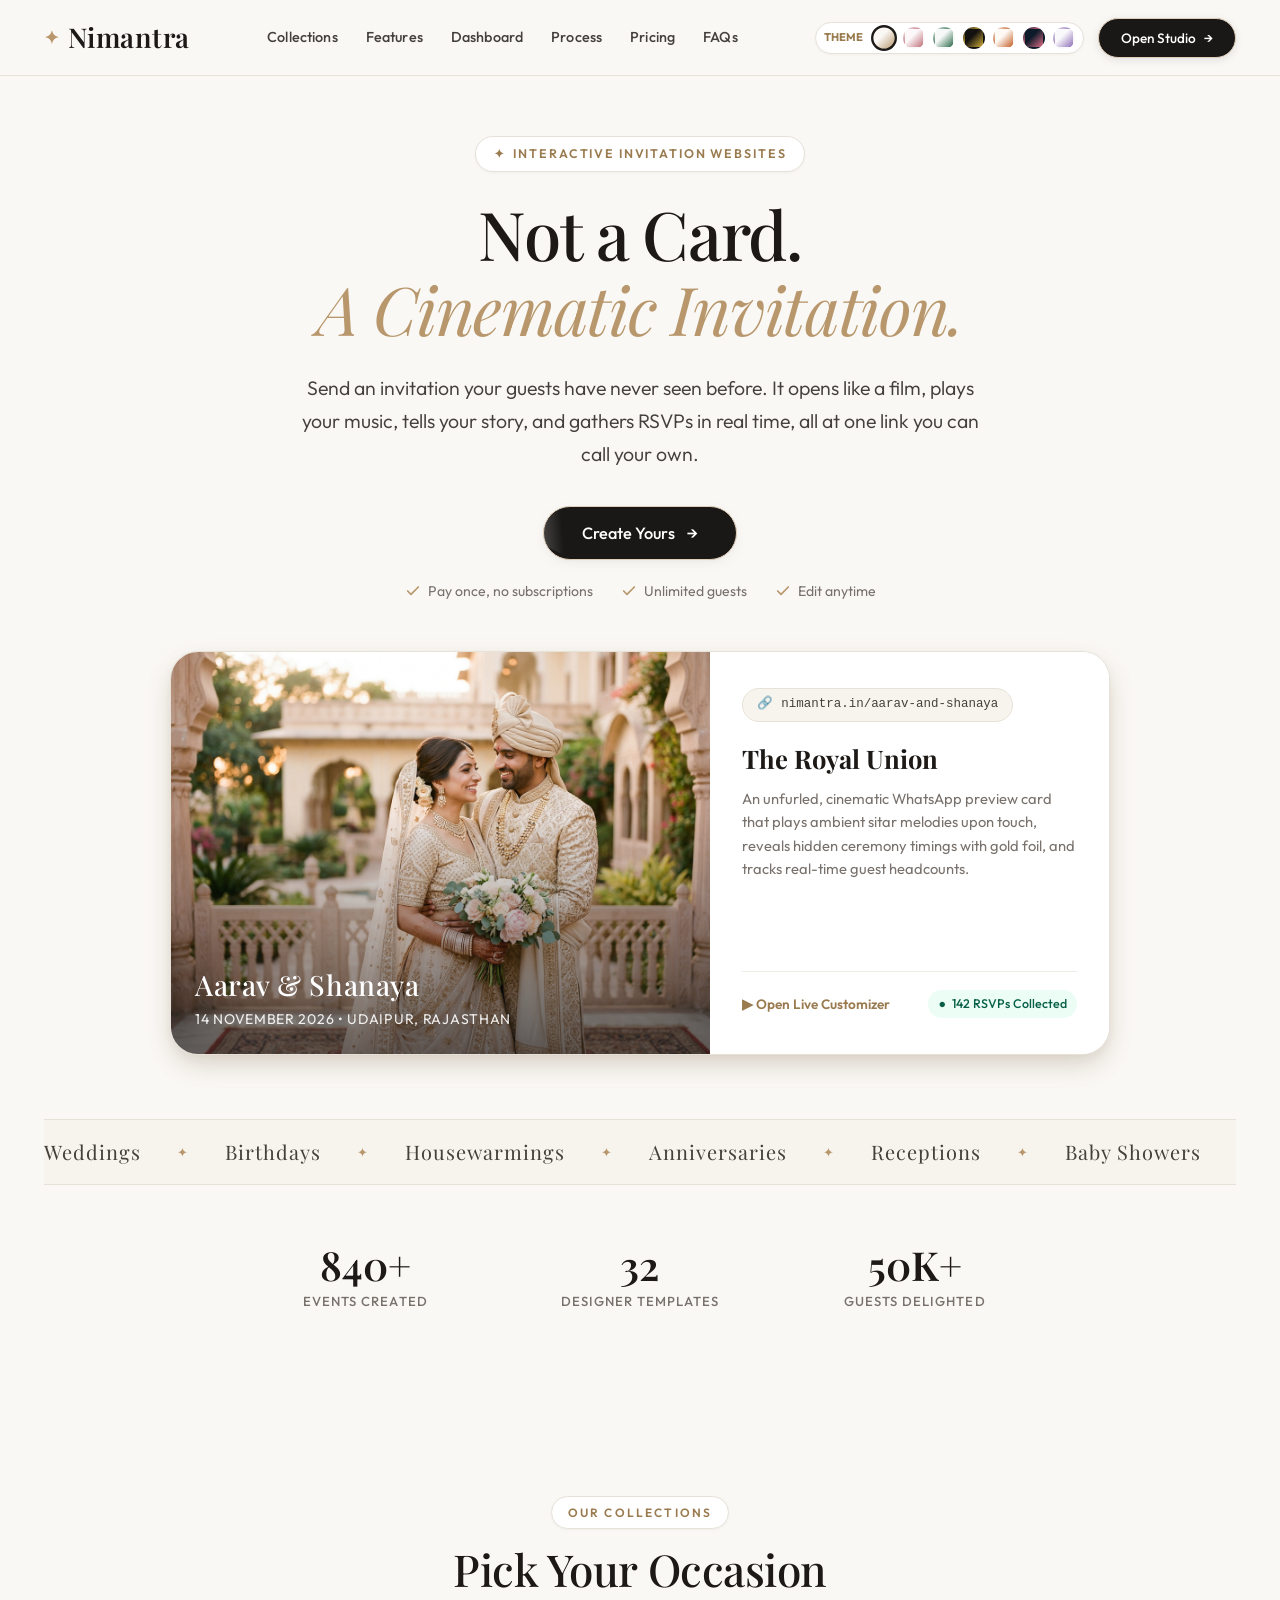
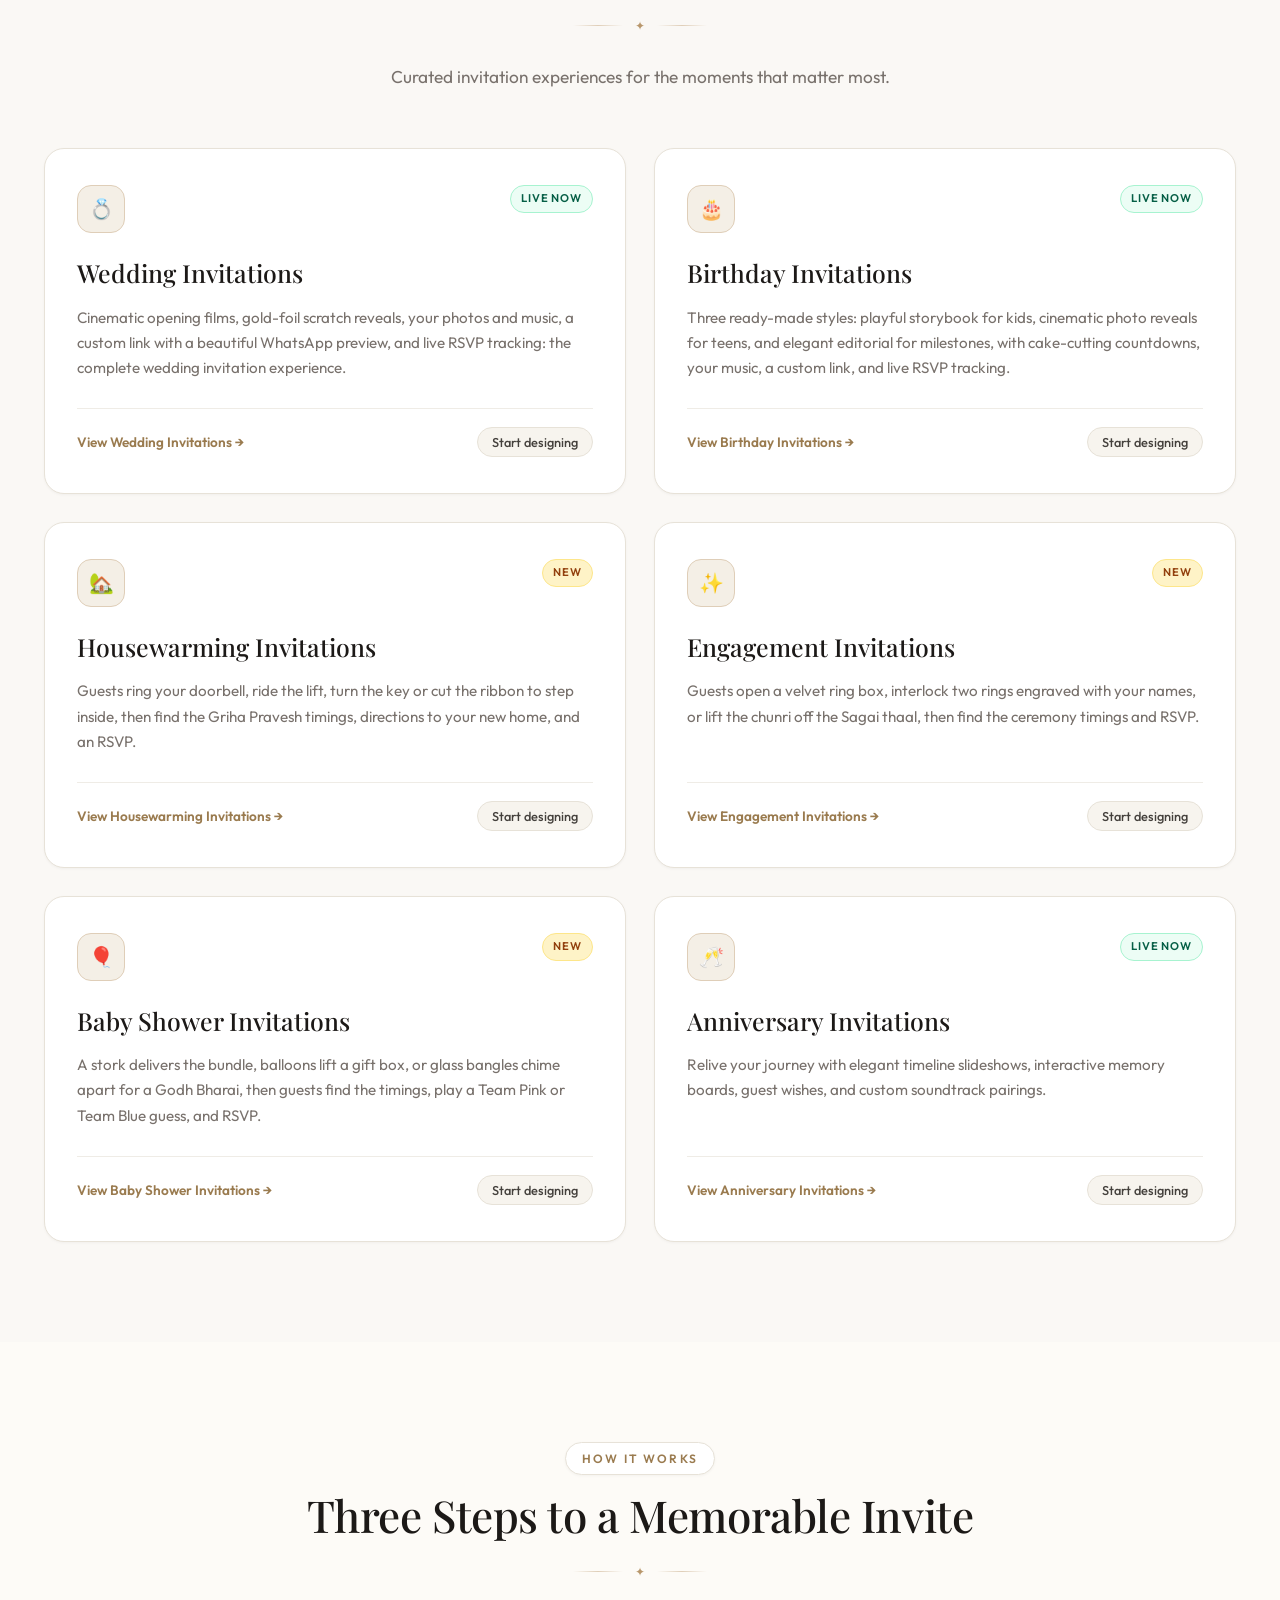
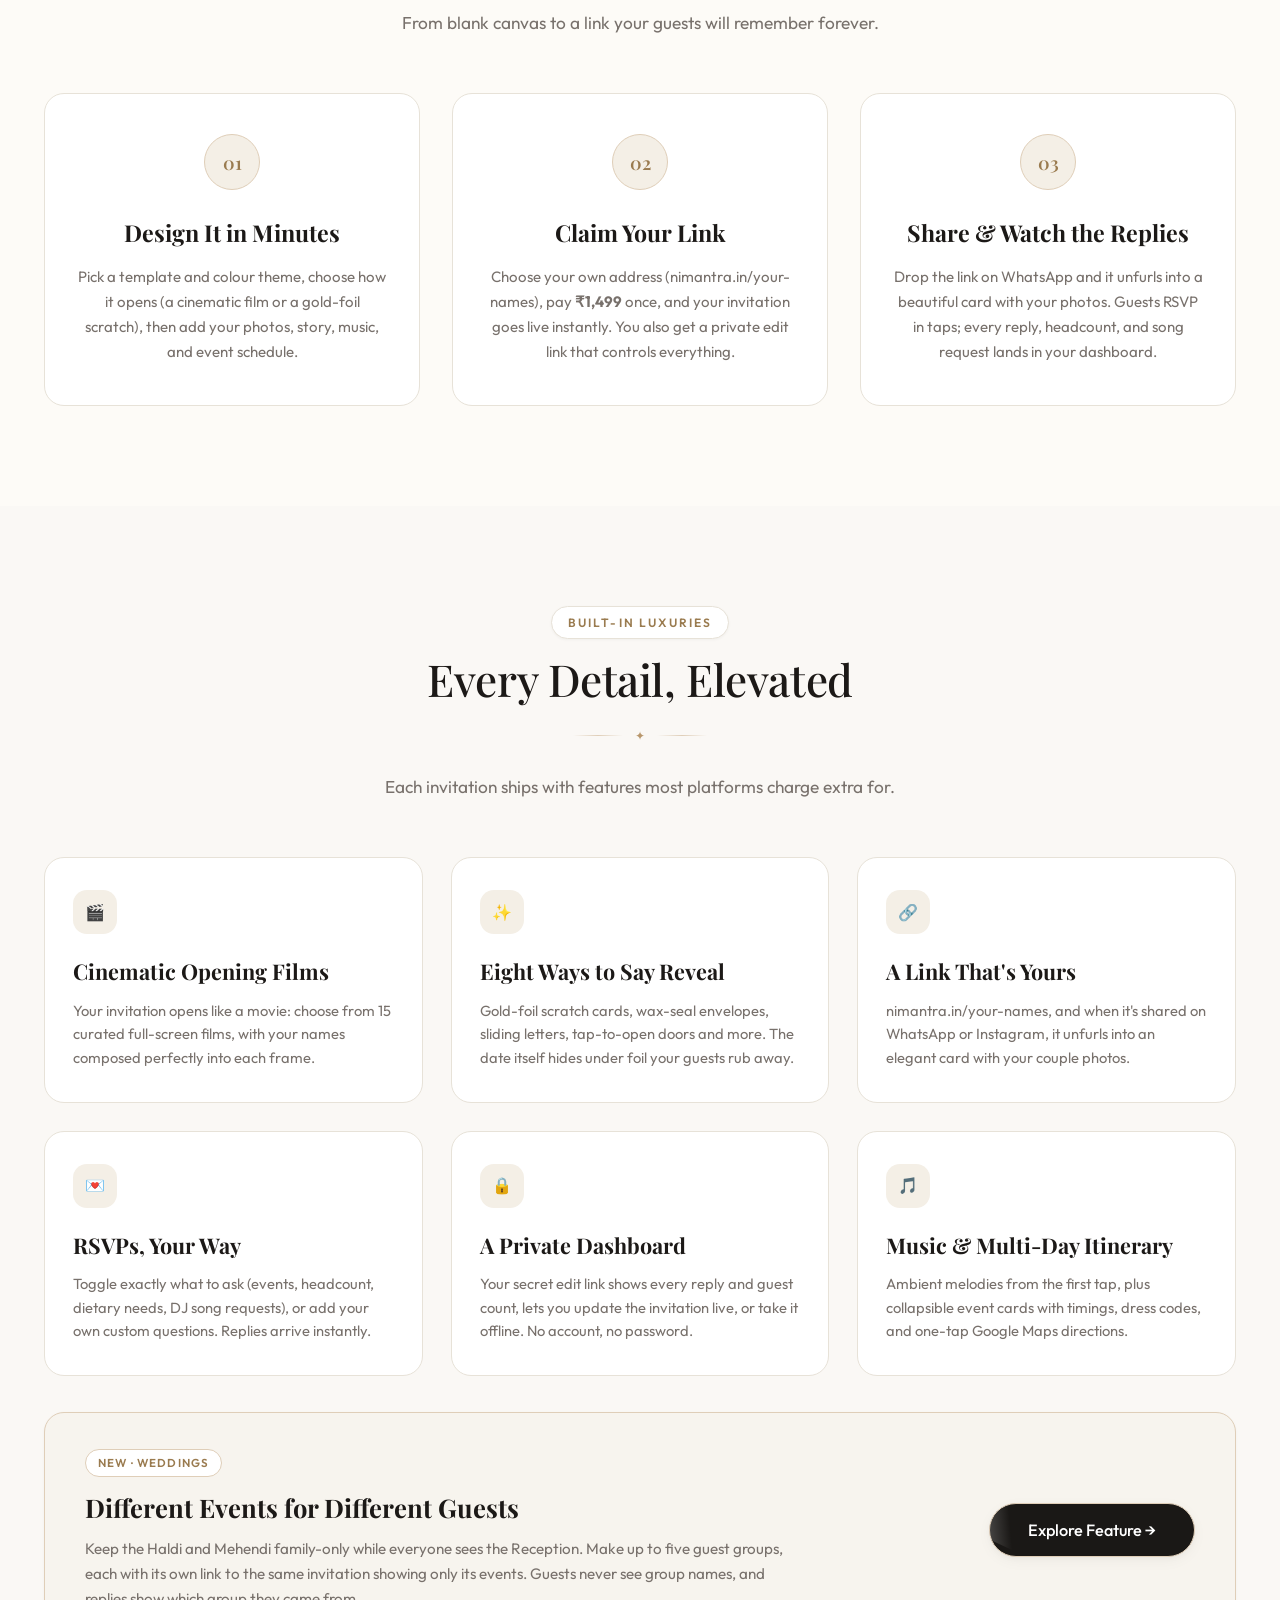
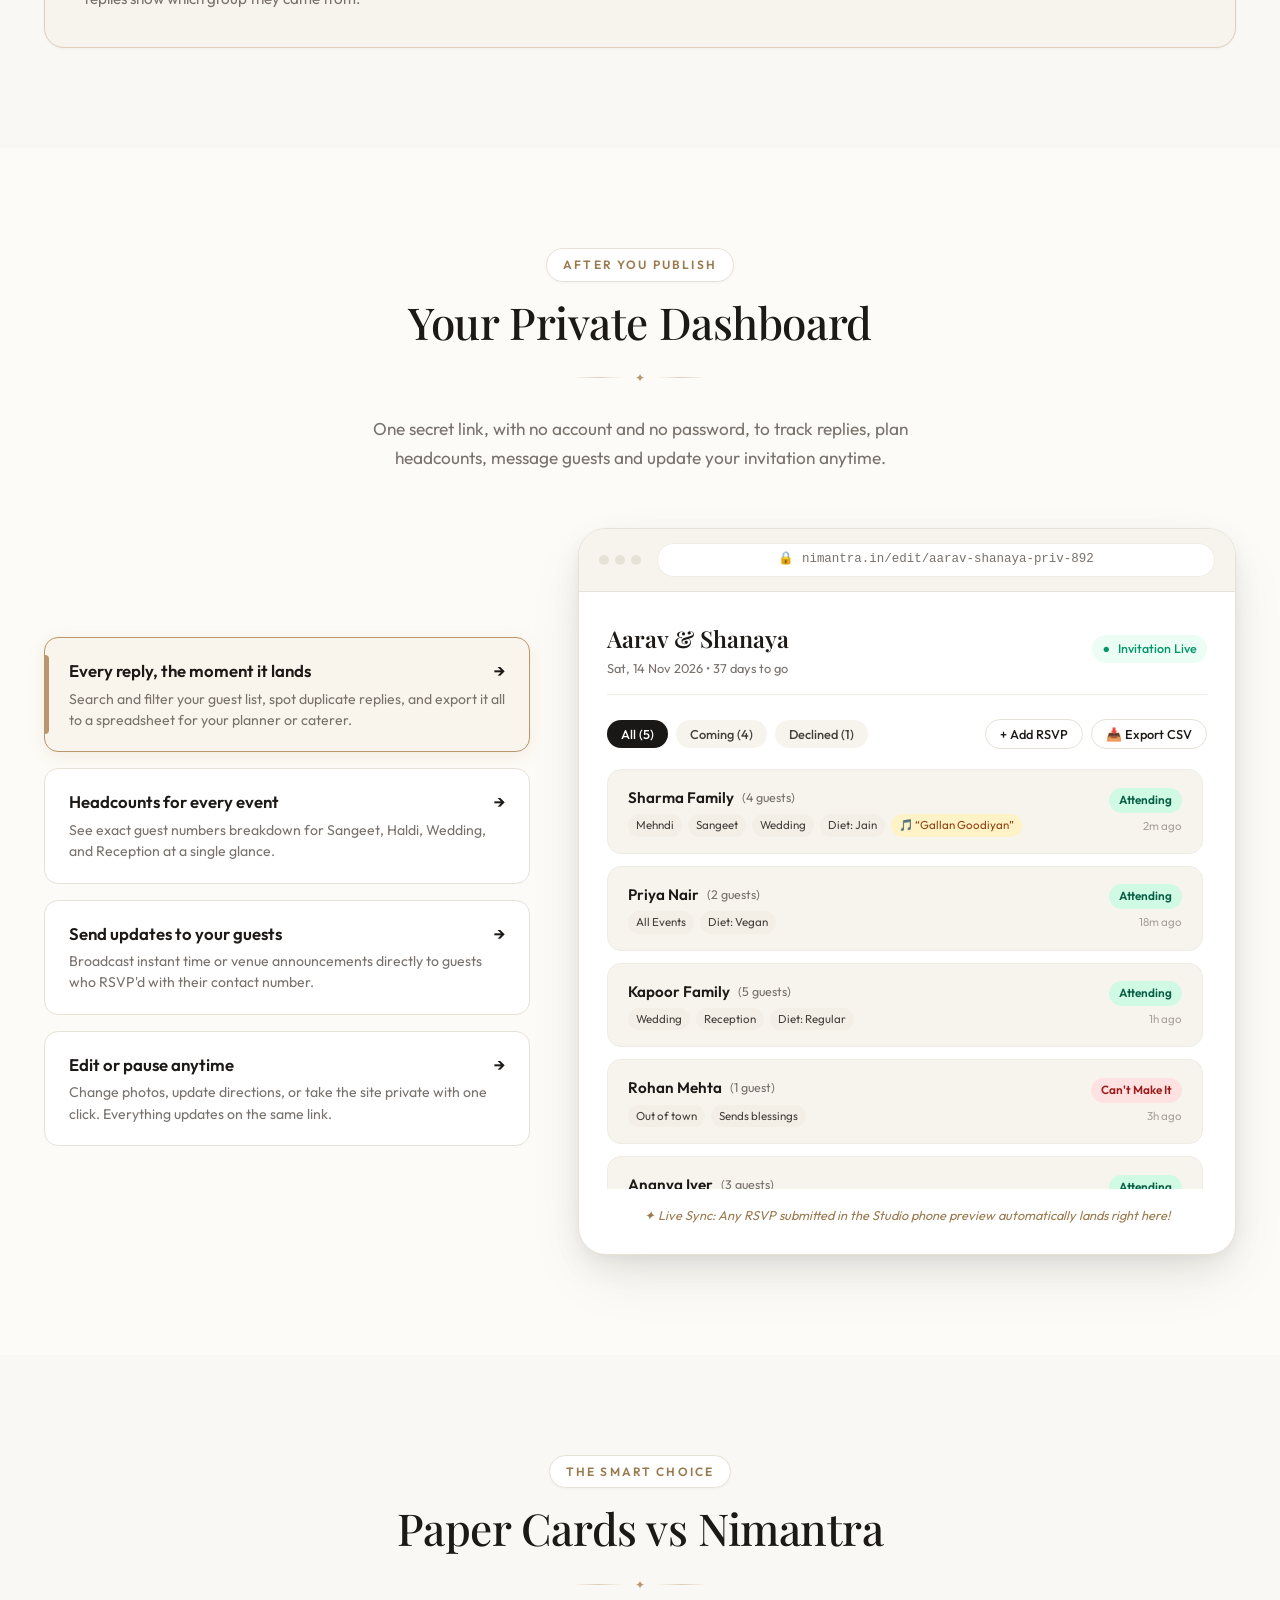
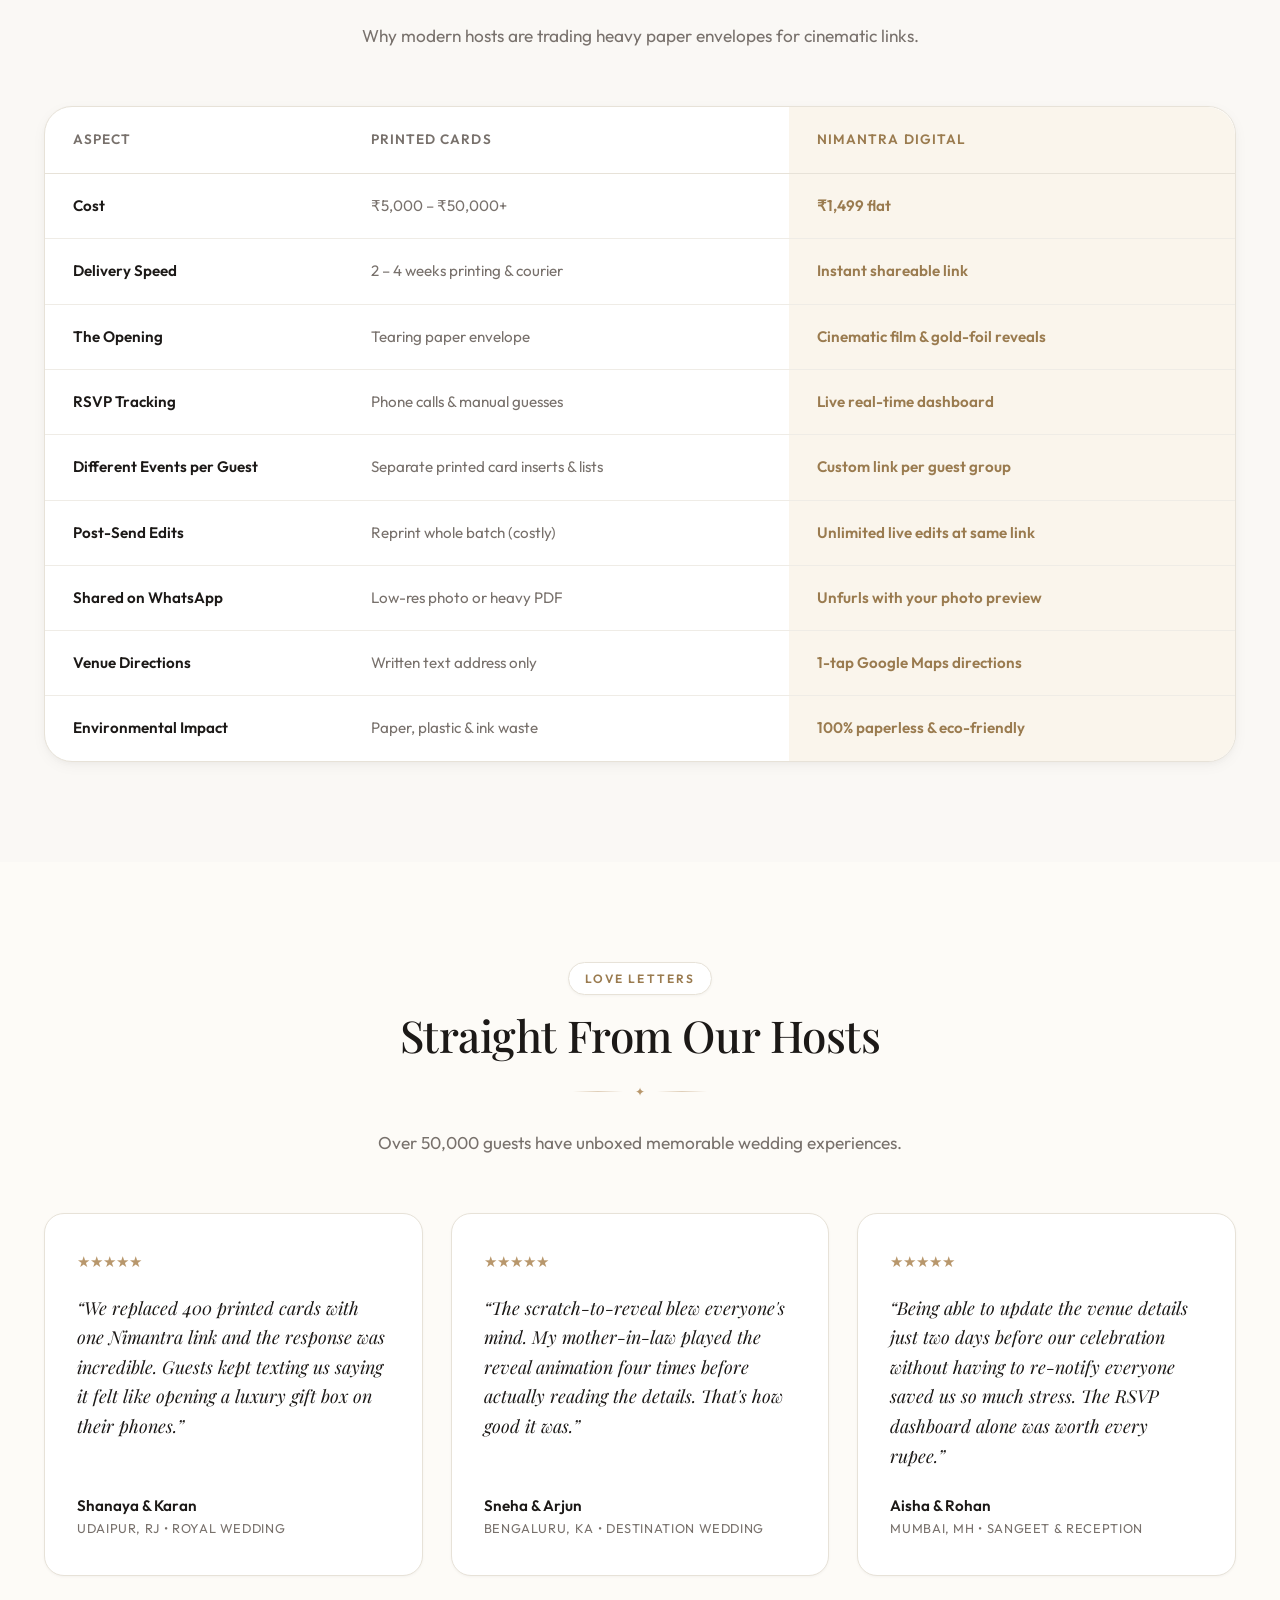
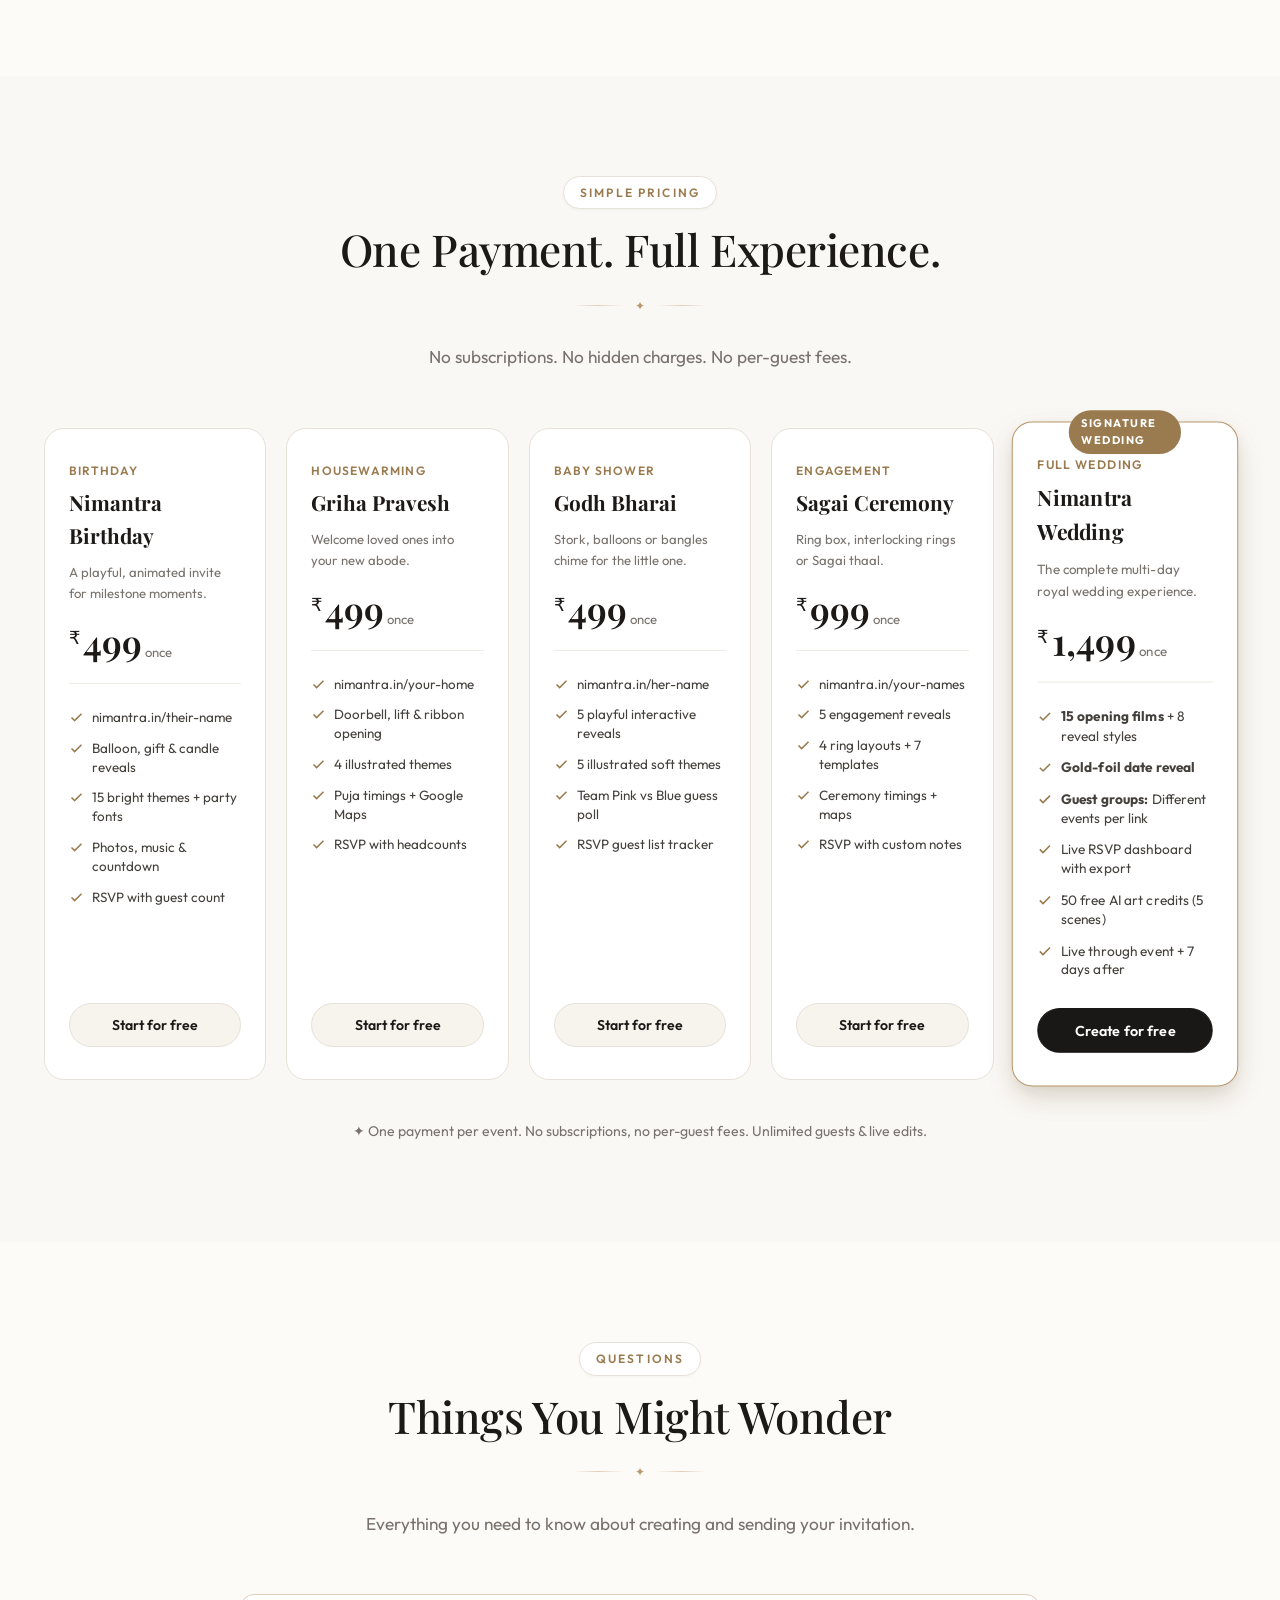
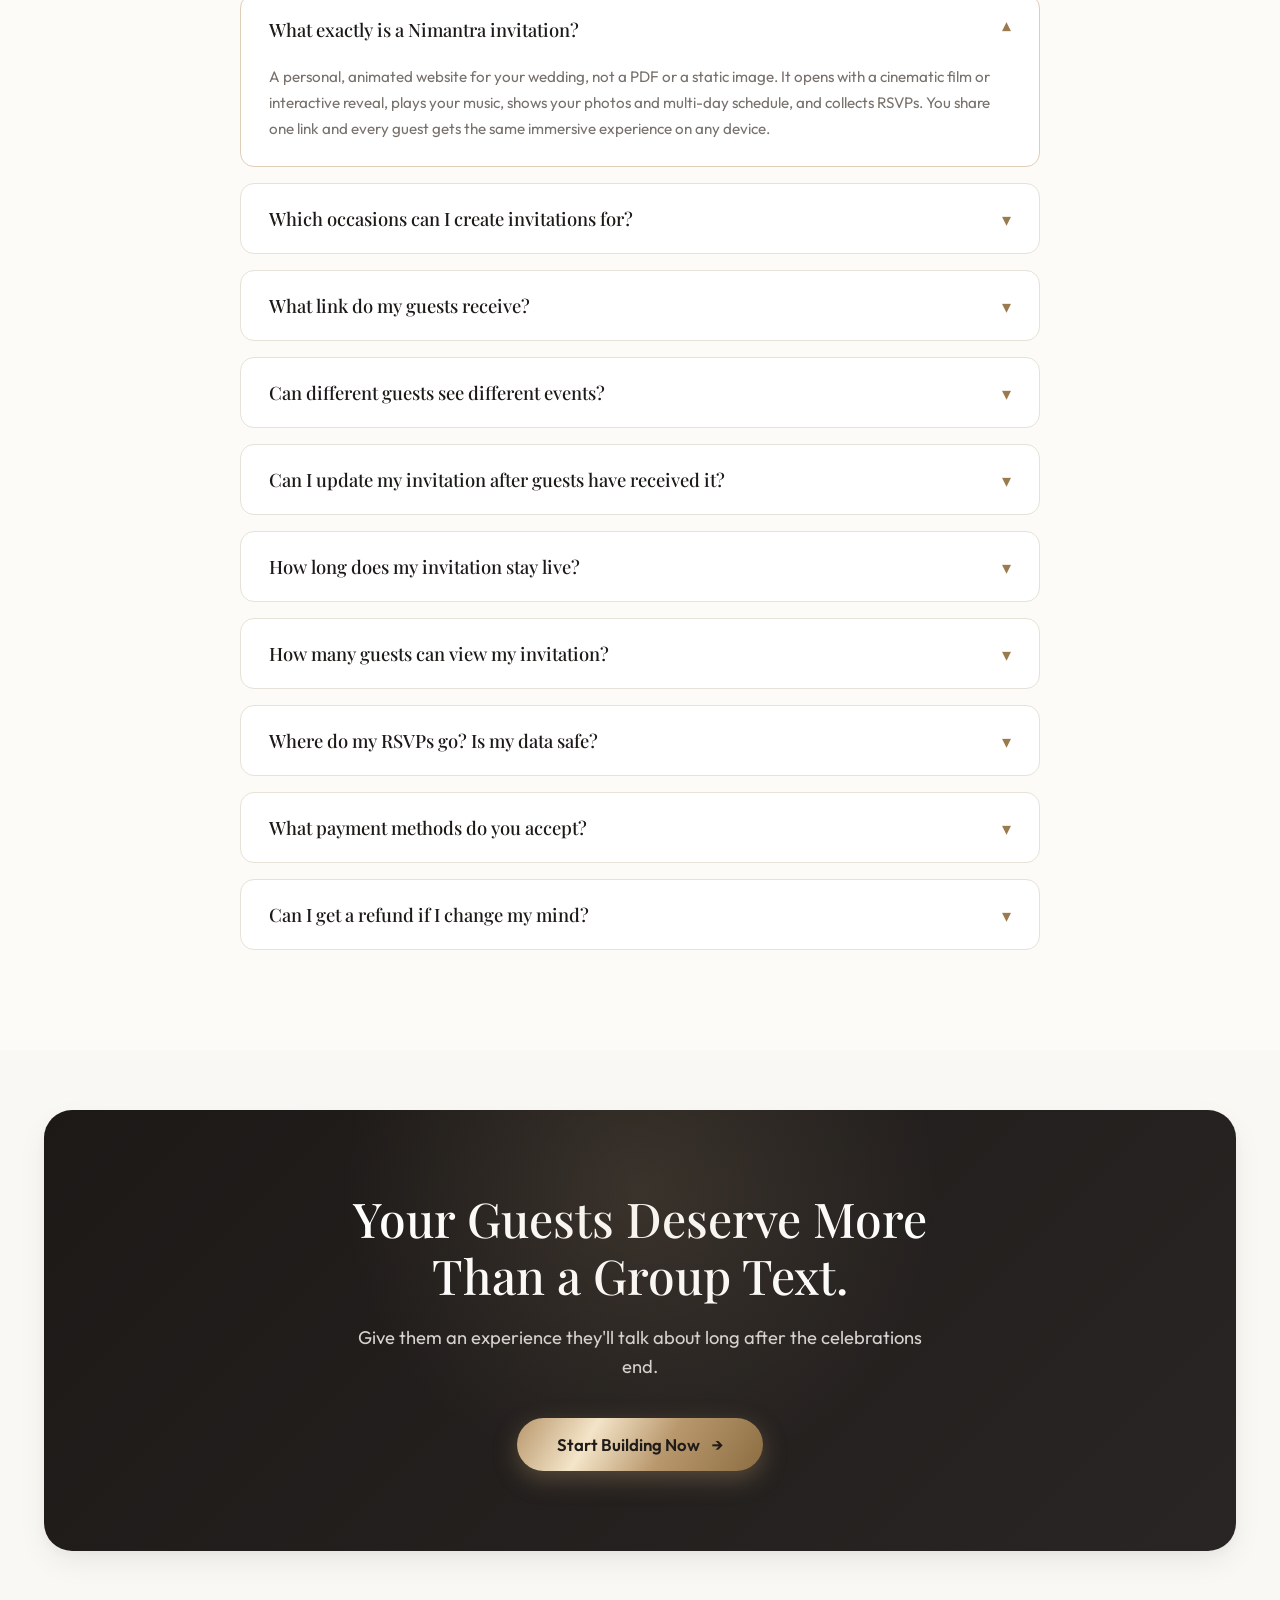
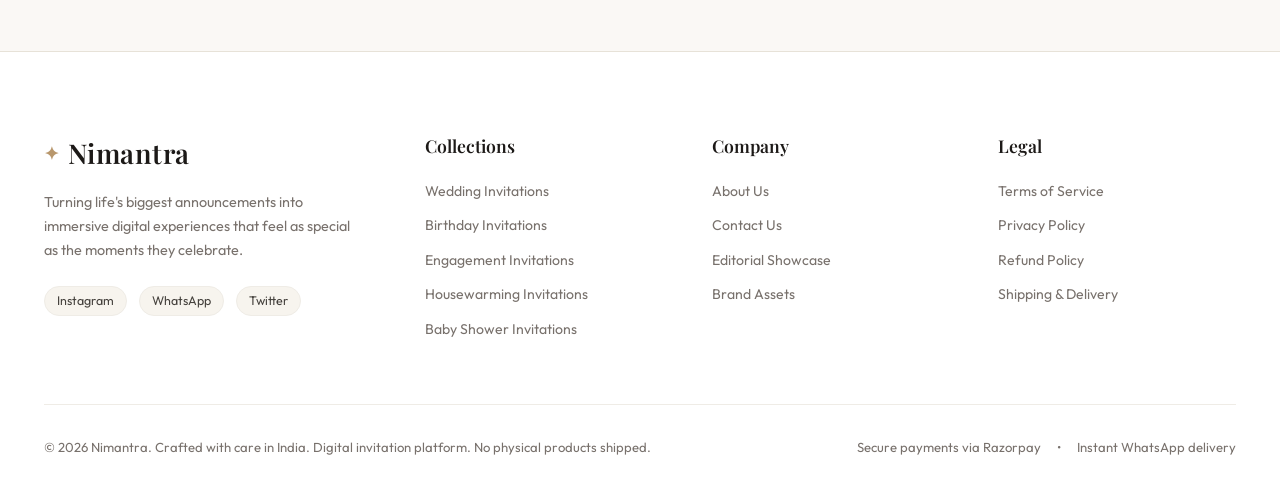
<file: index.html>
<!DOCTYPE html>
<html lang="en" data-theme="gold">
<head>
  <meta charset="UTF-8" />
  <meta name="viewport" content="width=device-width, initial-scale=1.0" />
  <title>Nimantra | Premium Cinematic Invitation Websites</title>
  <meta name="description" content="Send an invitation your guests have never seen before. It opens like a film, plays your music, tells your story, and gathers RSVPs in real time." />
  
  <!-- Favicon -->
  <link rel="icon" href="data:image/svg+xml,<svg xmlns=%22http://www.w3.org/2000/svg%22 viewBox=%220 0 100 100%22><text y=%22.9em%22 font-size=%2290%22>✨</text></svg>">
  
  <!-- Google Fonts -->
  <link rel="preconnect" href="https://fonts.googleapis.com">
  <link rel="preconnect" href="https://fonts.gstatic.com" crossorigin>
  <link href="https://fonts.googleapis.com/css2?family=Outfit:wght@300;400;500;600;700&family=Pinyon+Script&family=Playfair+Display:ital,wght@0,400;0,500;0,600;0,700;1,400;1,600&display=swap" rel="stylesheet">
  
  <!-- Main Stylesheet -->
  <link rel="stylesheet" href="style.css?v=11.0" />
</head>
<body>

  <!-- =========================================================================
       NAVIGATION BAR
       ========================================================================= -->
  <header class="header" id="header">
    <div class="container header-inner">
      <a href="#hero" class="logo">
        <span class="logo-sparkle">✦</span>
        <span>Nimantra</span>
      </a>

      <nav class="nav-desktop">
        <a href="#occasions" class="nav-link">Collections</a>
        <a href="#luxuries" class="nav-link">Features</a>
        <a href="#dashboard" class="nav-link">Dashboard</a>
        <a href="#process" class="nav-link">Process</a>
        <a href="#pricing" class="nav-link">Pricing</a>
        <a href="#faq" class="nav-link">FAQs</a>
      </nav>

      <div class="header-actions">
        <!-- Interactive Theme Palette Switcher -->
        <div class="theme-switcher-pill" title="Customize Color Palette">
          <span style="font-size: 0.7rem; font-weight: 700; color: var(--gold-dark); margin-right: 2px;">THEME</span>
          <button class="theme-swatch-btn theme-swatch-gold active" data-theme="gold" title="Royal Ivory & Gold"></button>
          <button class="theme-swatch-btn theme-swatch-rose" data-theme="rose" title="Rose Quartz & Champagne"></button>
          <button class="theme-swatch-btn theme-swatch-emerald" data-theme="emerald" title="Imperial Emerald & Brass"></button>
          <button class="theme-swatch-btn theme-swatch-midnight" data-theme="midnight" title="Midnight Obsidian (Dark)"></button>
          <button class="theme-swatch-btn theme-swatch-kesar" data-theme="kesar" title="Kesar Terracotta"></button>
          <button class="theme-swatch-btn theme-swatch-pichwai" data-theme="pichwai" title="Banarasi Pichwai Lotus & Indigo"></button>
          <button class="theme-swatch-btn theme-swatch-chateau" data-theme="chateau" title="French Château & Lavender"></button>
        </div>

        <button class="btn-open-studio" id="btnOpenStudio" onclick="openStudioModal('wedding', true)">
          <span>Open Studio</span>
          <span>→</span>
        </button>

        <button class="menu-toggle" id="menuToggle" aria-label="Toggle navigation menu">
          <span></span>
          <span></span>
          <span></span>
        </button>
      </div>
    </div>
  </header>

  <!-- Mobile Drawer -->
  <div class="mobile-drawer" id="mobileDrawer">
    <div style="margin-bottom: 20px;">
      <div style="font-size: 0.75rem; font-weight: 600; text-transform: uppercase; color: var(--gold-dark); margin-bottom: 8px;">Select Theme Palette:</div>
      <div class="theme-switcher-pill" style="width: 100%; justify-content: space-around; padding: 8px;">
        <button class="theme-swatch-btn theme-swatch-gold active" data-theme="gold" title="Royal Ivory & Gold"></button>
        <button class="theme-swatch-btn theme-swatch-rose" data-theme="rose" title="Rose Quartz & Champagne"></button>
        <button class="theme-swatch-btn theme-swatch-emerald" data-theme="emerald" title="Imperial Emerald & Brass"></button>
        <button class="theme-swatch-btn theme-swatch-midnight" data-theme="midnight" title="Midnight Obsidian (Dark)"></button>
        <button class="theme-swatch-btn theme-swatch-kesar" data-theme="kesar" title="Kesar Terracotta"></button>
      </div>
    </div>

    <div class="mobile-nav-list">
      <a href="#occasions" class="mobile-nav-link" onclick="closeMobileDrawer()">Collections</a>
      <a href="#luxuries" class="mobile-nav-link" onclick="closeMobileDrawer()">Features</a>
      <a href="#dashboard" class="mobile-nav-link" onclick="closeMobileDrawer()">Dashboard</a>
      <a href="#process" class="mobile-nav-link" onclick="closeMobileDrawer()">Process</a>
      <a href="#pricing" class="mobile-nav-link" onclick="closeMobileDrawer()">Pricing</a>
      <a href="#faq" class="mobile-nav-link" onclick="closeMobileDrawer()">FAQs</a>
    </div>

    <button class="btn-hero-primary" style="width: 100%; justify-content: center;" onclick="openStudioModal('wedding'); closeMobileDrawer();">
      Open Studio Customizer →
    </button>
  </div>

  <main>
    <!-- =========================================================================
         HERO SECTION
         ========================================================================= -->
    <section class="section hero" id="hero">
      <div class="container">
        <div class="hero-content">
          <div class="hero-eyebrow">
            <span>✦</span>
            <span>Interactive Invitation Websites</span>
          </div>

          <h1 class="hero-title">
            Not a Card.<br />
            <span>A Cinematic Invitation.</span>
          </h1>

          <p class="hero-subtitle">
            Send an invitation your guests have never seen before. It opens like a film, plays your music, tells your story, and gathers RSVPs in real time, all at one link you can call your own.
          </p>

          <div class="hero-cta-group">
            <button class="btn-hero-primary" id="btnHeroCreate" onclick="openStudioModal('wedding')">
              <span>Create Yours</span>
              <span>→</span>
            </button>

            <div class="hero-perks">
              <div class="hero-perk-item">
                <svg width="16" height="16" viewBox="0 0 24 24" fill="none" stroke="currentColor" stroke-width="2.5" stroke-linecap="round" stroke-linejoin="round"><polyline points="20 6 9 17 4 12"></polyline></svg>
                <span>Pay once, no subscriptions</span>
              </div>
              <div class="hero-perk-item">
                <svg width="16" height="16" viewBox="0 0 24 24" fill="none" stroke="currentColor" stroke-width="2.5" stroke-linecap="round" stroke-linejoin="round"><polyline points="20 6 9 17 4 12"></polyline></svg>
                <span>Unlimited guests</span>
              </div>
              <div class="hero-perk-item">
                <svg width="16" height="16" viewBox="0 0 24 24" fill="none" stroke="currentColor" stroke-width="2.5" stroke-linecap="round" stroke-linejoin="round"><polyline points="20 6 9 17 4 12"></polyline></svg>
                <span>Edit anytime</span>
              </div>
            </div>
          </div>
        </div>

        <!-- Interactive Hero Showcase Card -->
        <div class="hero-preview-wrapper">
          <div class="hero-preview-card">
            <div class="preview-photo-wrap">
              <img src="assets/images/couple.jpg" alt="Aarav and Shanaya royal wedding invitation" loading="eager" />
              <div class="preview-photo-overlay">
                <div class="preview-names" id="heroPreviewNames">Aarav & Shanaya</div>
                <div class="preview-date" id="heroPreviewDate">14 November 2026 • Udaipur, Rajasthan</div>
              </div>
            </div>

            <div class="preview-info-wrap">
              <div>
                <div class="preview-url-pill">
                  <span>🔗</span>
                  <span id="heroPreviewUrl">nimantra.in/aarav-and-shanaya</span>
                </div>
                <h3 class="preview-title">The Royal Union</h3>
                <p class="preview-desc">
                  An unfurled, cinematic WhatsApp preview card that plays ambient sitar melodies upon touch, reveals hidden ceremony timings with gold foil, and tracks real-time guest headcounts.
                </p>
              </div>

              <div class="preview-interactive-bar">
                <button class="btn-play-preview" onclick="openStudioModal('wedding')">
                  <span>▶ Open Live Customizer</span>
                </button>
                <div class="preview-rsvp-badge">
                  <span>●</span>
                  <span id="heroRsvpBadgeText">142 RSVPs Collected</span>
                </div>
              </div>
            </div>
          </div>
        </div>

        <!-- Marquee Occasions Ticker -->
        <div class="marquee-container">
          <div class="marquee-track">
            <div class="marquee-item"><span>Weddings</span> <span class="marquee-dot">✦</span></div>
            <div class="marquee-item"><span>Birthdays</span> <span class="marquee-dot">✦</span></div>
            <div class="marquee-item"><span>Housewarmings</span> <span class="marquee-dot">✦</span></div>
            <div class="marquee-item"><span>Anniversaries</span> <span class="marquee-dot">✦</span></div>
            <div class="marquee-item"><span>Receptions</span> <span class="marquee-dot">✦</span></div>
            <div class="marquee-item"><span>Baby Showers</span> <span class="marquee-dot">✦</span></div>
            <div class="marquee-item"><span>Engagements</span> <span class="marquee-dot">✦</span></div>
            <!-- Duplicate for seamless loop -->
            <div class="marquee-item"><span>Weddings</span> <span class="marquee-dot">✦</span></div>
            <div class="marquee-item"><span>Birthdays</span> <span class="marquee-dot">✦</span></div>
            <div class="marquee-item"><span>Housewarmings</span> <span class="marquee-dot">✦</span></div>
            <div class="marquee-item"><span>Anniversaries</span> <span class="marquee-dot">✦</span></div>
            <div class="marquee-item"><span>Receptions</span> <span class="marquee-dot">✦</span></div>
            <div class="marquee-item"><span>Baby Showers</span> <span class="marquee-dot">✦</span></div>
            <div class="marquee-item"><span>Engagements</span> <span class="marquee-dot">✦</span></div>
          </div>
        </div>

        <!-- Stat Counters -->
        <div class="stats-banner">
          <div class="stat-item">
            <div class="stat-number"><span class="counter" data-target="840">840</span>+</div>
            <div class="stat-label">Events Created</div>
          </div>
          <div class="stat-item">
            <div class="stat-number"><span class="counter" data-target="32">32</span></div>
            <div class="stat-label">Designer Templates</div>
          </div>
          <div class="stat-item">
            <div class="stat-number"><span class="counter" data-target="50">50</span>K+</div>
            <div class="stat-label">Guests Delighted</div>
          </div>
        </div>
      </div>
    </section>

    <!-- =========================================================================
         OCCASIONS SECTION ("Pick Your Occasion")
         ========================================================================= -->
    <section class="section" id="occasions">
      <div class="container">
        <div class="section-header">
          <div class="eyebrow eyebrow-pill">Our Collections</div>
          <h2 class="section-title">Pick Your Occasion</h2>
          <div class="luxury-divider"><span class="luxury-divider-icon">✦</span></div>
          <p class="section-desc">
            Curated invitation experiences for the moments that matter most.
          </p>
        </div>

        <div class="occasions-grid">
          <!-- Card 1: Wedding -->
          <div class="occasion-card">
            <div>
              <div class="occasion-card-top">
                <div class="occasion-icon-box">💍</div>
                <span class="badge badge-live">Live Now</span>
              </div>
              <h3 class="occasion-title">Wedding Invitations</h3>
              <p class="occasion-desc">
                Cinematic opening films, gold-foil scratch reveals, your photos and music, a custom link with a beautiful WhatsApp preview, and live RSVP tracking: the complete wedding invitation experience.
              </p>
            </div>
            <div class="occasion-footer">
              <button class="link-occasion" onclick="openStudioModal('wedding')">View Wedding Invitations →</button>
              <button class="btn-start-design" onclick="openStudioModal('wedding')">Start designing</button>
            </div>
          </div>

          <!-- Card 2: Birthday -->
          <div class="occasion-card">
            <div>
              <div class="occasion-card-top">
                <div class="occasion-icon-box">🎂</div>
                <span class="badge badge-live">Live Now</span>
              </div>
              <h3 class="occasion-title">Birthday Invitations</h3>
              <p class="occasion-desc">
                Three ready-made styles: playful storybook for kids, cinematic photo reveals for teens, and elegant editorial for milestones, with cake-cutting countdowns, your music, a custom link, and live RSVP tracking.
              </p>
            </div>
            <div class="occasion-footer">
              <button class="link-occasion" onclick="openStudioModal('birthday')">View Birthday Invitations →</button>
              <button class="btn-start-design" onclick="openStudioModal('birthday')">Start designing</button>
            </div>
          </div>

          <!-- Card 3: Housewarming -->
          <div class="occasion-card">
            <div>
              <div class="occasion-card-top">
                <div class="occasion-icon-box">🏡</div>
                <span class="badge badge-new">New</span>
              </div>
              <h3 class="occasion-title">Housewarming Invitations</h3>
              <p class="occasion-desc">
                Guests ring your doorbell, ride the lift, turn the key or cut the ribbon to step inside, then find the Griha Pravesh timings, directions to your new home, and an RSVP.
              </p>
            </div>
            <div class="occasion-footer">
              <button class="link-occasion" onclick="openStudioModal('housewarming')">View Housewarming Invitations →</button>
              <button class="btn-start-design" onclick="openStudioModal('housewarming')">Start designing</button>
            </div>
          </div>

          <!-- Card 4: Engagement -->
          <div class="occasion-card">
            <div>
              <div class="occasion-card-top">
                <div class="occasion-icon-box">✨</div>
                <span class="badge badge-new">New</span>
              </div>
              <h3 class="occasion-title">Engagement Invitations</h3>
              <p class="occasion-desc">
                Guests open a velvet ring box, interlock two rings engraved with your names, or lift the chunri off the Sagai thaal, then find the ceremony timings and RSVP.
              </p>
            </div>
            <div class="occasion-footer">
              <button class="link-occasion" onclick="openStudioModal('engagement')">View Engagement Invitations →</button>
              <button class="btn-start-design" onclick="openStudioModal('engagement')">Start designing</button>
            </div>
          </div>

          <!-- Card 5: Baby Shower -->
          <div class="occasion-card">
            <div>
              <div class="occasion-card-top">
                <div class="occasion-icon-box">🎈</div>
                <span class="badge badge-new">New</span>
              </div>
              <h3 class="occasion-title">Baby Shower Invitations</h3>
              <p class="occasion-desc">
                A stork delivers the bundle, balloons lift a gift box, or glass bangles chime apart for a Godh Bharai, then guests find the timings, play a Team Pink or Team Blue guess, and RSVP.
              </p>
            </div>
            <div class="occasion-footer">
              <button class="link-occasion" onclick="openStudioModal('babyshower')">View Baby Shower Invitations →</button>
              <button class="btn-start-design" onclick="openStudioModal('babyshower')">Start designing</button>
            </div>
          </div>

          <!-- Card 6: Anniversary -->
          <div class="occasion-card">
            <div>
              <div class="occasion-card-top">
                <div class="occasion-icon-box">🥂</div>
                <span class="badge badge-live">Live Now</span>
              </div>
              <h3 class="occasion-title">Anniversary Invitations</h3>
              <p class="occasion-desc">
                Relive your journey with elegant timeline slideshows, interactive memory boards, guest wishes, and custom soundtrack pairings.
              </p>
            </div>
            <div class="occasion-footer">
              <button class="link-occasion" onclick="openStudioModal('anniversary')">View Anniversary Invitations →</button>
              <button class="btn-start-design" onclick="openStudioModal('anniversary')">Start designing</button>
            </div>
          </div>
        </div>
      </div>
    </section>

    <!-- =========================================================================
         HOW IT WORKS (Three Steps)
         ========================================================================= -->
    <section class="section" id="process" style="background-color: var(--bg-subtle);">
      <div class="container">
        <div class="section-header">
          <div class="eyebrow eyebrow-pill">How It Works</div>
          <h2 class="section-title">Three Steps to a Memorable Invite</h2>
          <div class="luxury-divider"><span class="luxury-divider-icon">✦</span></div>
          <p class="section-desc">From blank canvas to a link your guests will remember forever.</p>
        </div>

        <div class="steps-grid">
          <div class="step-card">
            <div class="step-number-circle">01</div>
            <h3 class="step-title">Design It in Minutes</h3>
            <p class="step-desc">
              Pick a template and colour theme, choose how it opens (a cinematic film or a gold-foil scratch), then add your photos, story, music, and event schedule.
            </p>
          </div>

          <div class="step-card">
            <div class="step-number-circle">02</div>
            <h3 class="step-title">Claim Your Link</h3>
            <p class="step-desc">
              Choose your own address (nimantra.in/your-names), pay <strong>₹1,499</strong> once, and your invitation goes live instantly. You also get a private edit link that controls everything.
            </p>
          </div>

          <div class="step-card">
            <div class="step-number-circle">03</div>
            <h3 class="step-title">Share & Watch the Replies</h3>
            <p class="step-desc">
              Drop the link on WhatsApp and it unfurls into a beautiful card with your photos. Guests RSVP in taps; every reply, headcount, and song request lands in your dashboard.
            </p>
          </div>
        </div>
      </div>
    </section>

    <!-- =========================================================================
         BUILT-IN LUXURIES (Features)
         ========================================================================= -->
    <section class="section" id="luxuries">
      <div class="container">
        <div class="section-header">
          <div class="eyebrow eyebrow-pill">Built-In Luxuries</div>
          <h2 class="section-title">Every Detail, Elevated</h2>
          <div class="luxury-divider"><span class="luxury-divider-icon">✦</span></div>
          <p class="section-desc">Each invitation ships with features most platforms charge extra for.</p>
        </div>

        <div class="features-grid">
          <div class="feature-box">
            <div class="feature-icon">🎬</div>
            <h3 class="feature-title">Cinematic Opening Films</h3>
            <p class="feature-desc">Your invitation opens like a movie: choose from 15 curated full-screen films, with your names composed perfectly into each frame.</p>
          </div>

          <div class="feature-box">
            <div class="feature-icon">✨</div>
            <h3 class="feature-title">Eight Ways to Say Reveal</h3>
            <p class="feature-desc">Gold-foil scratch cards, wax-seal envelopes, sliding letters, tap-to-open doors and more. The date itself hides under foil your guests rub away.</p>
          </div>

          <div class="feature-box">
            <div class="feature-icon">🔗</div>
            <h3 class="feature-title">A Link That's Yours</h3>
            <p class="feature-desc">nimantra.in/your-names, and when it's shared on WhatsApp or Instagram, it unfurls into an elegant card with your couple photos.</p>
          </div>

          <div class="feature-box">
            <div class="feature-icon">💌</div>
            <h3 class="feature-title">RSVPs, Your Way</h3>
            <p class="feature-desc">Toggle exactly what to ask (events, headcount, dietary needs, DJ song requests), or add your own custom questions. Replies arrive instantly.</p>
          </div>

          <div class="feature-box">
            <div class="feature-icon">🔒</div>
            <h3 class="feature-title">A Private Dashboard</h3>
            <p class="feature-desc">Your secret edit link shows every reply and guest count, lets you update the invitation live, or take it offline. No account, no password.</p>
          </div>

          <div class="feature-box">
            <div class="feature-icon">🎵</div>
            <h3 class="feature-title">Music & Multi-Day Itinerary</h3>
            <p class="feature-desc">Ambient melodies from the first tap, plus collapsible event cards with timings, dress codes, and one-tap Google Maps directions.</p>
          </div>
        </div>

        <!-- Highlight Callout Banner -->
        <div class="feature-callout-banner">
          <div>
            <span class="callout-badge">New · Weddings</span>
            <h3 class="callout-title">Different Events for Different Guests</h3>
            <p class="callout-desc">
              Keep the Haldi and Mehendi family-only while everyone sees the Reception. Make up to five guest groups, each with its own link to the same invitation showing only its events. Guests never see group names, and replies show which group they came from.
            </p>
          </div>
          <button class="btn-hero-primary" style="white-space: nowrap;" onclick="openStudioModal('wedding')">Explore Feature →</button>
        </div>
      </div>
    </section>

    <!-- =========================================================================
         AFTER YOU PUBLISH (Interactive Dashboard Simulator)
         ========================================================================= -->
    <section class="section" id="dashboard" style="background-color: var(--bg-subtle);">
      <div class="container">
        <div class="section-header">
          <div class="eyebrow eyebrow-pill">After You Publish</div>
          <h2 class="section-title">Your Private Dashboard</h2>
          <div class="luxury-divider"><span class="luxury-divider-icon">✦</span></div>
          <p class="section-desc">
            One secret link, with no account and no password, to track replies, plan headcounts, message guests and update your invitation anytime.
          </p>
        </div>

        <div class="dashboard-showcase">
          <!-- Left: Tab Controls -->
          <div class="dashboard-nav-list" id="dashboardTabs">
            <div class="dash-nav-item active" data-tab="replies">
              <div class="dash-nav-title">
                <span>Every reply, the moment it lands</span>
                <span>→</span>
              </div>
              <p class="dash-nav-desc">Search and filter your guest list, spot duplicate replies, and export it all to a spreadsheet for your planner or caterer.</p>
            </div>

            <div class="dash-nav-item" data-tab="headcounts">
              <div class="dash-nav-title">
                <span>Headcounts for every event</span>
                <span>→</span>
              </div>
              <p class="dash-nav-desc">See exact guest numbers breakdown for Sangeet, Haldi, Wedding, and Reception at a single glance.</p>
            </div>

            <div class="dash-nav-item" data-tab="updates">
              <div class="dash-nav-title">
                <span>Send updates to your guests</span>
                <span>→</span>
              </div>
              <p class="dash-nav-desc">Broadcast instant time or venue announcements directly to guests who RSVP'd with their contact number.</p>
            </div>

            <div class="dash-nav-item" data-tab="edit">
              <div class="dash-nav-title">
                <span>Edit or pause anytime</span>
                <span>→</span>
              </div>
              <p class="dash-nav-desc">Change photos, update directions, or take the site private with one click. Everything updates on the same link.</p>
            </div>
          </div>

          <!-- Right: Browser Window Mockup -->
          <div class="browser-mockup">
            <div class="browser-header">
              <div class="browser-dots">
                <span></span><span></span><span></span>
              </div>
              <div class="browser-url-bar" id="mockDashboardUrl">
                🔒 nimantra.in/edit/aarav-shanaya-priv-892
              </div>
            </div>

            <div class="browser-body">
              <div class="mock-dash-top">
                <div>
                  <div class="mock-couple-names" id="mockHostNames">Aarav & Shanaya</div>
                  <div style="font-size: 0.8rem; color: var(--text-muted);" id="mockHostMeta">Sat, 14 Nov 2026 • 37 days to go</div>
                </div>
                <div class="mock-dash-status">
                  <span>●</span>
                  <span>Invitation Live</span>
                </div>
              </div>

              <!-- Filter Bar -->
              <div class="mock-filter-bar">
                <div class="mock-tabs">
                  <button class="mock-tab-btn active" data-filter="all">All (<span id="countAll">5</span>)</button>
                  <button class="mock-tab-btn" data-filter="coming">Coming (<span id="countComing">4</span>)</button>
                  <button class="mock-tab-btn" data-filter="declined">Declined (<span id="countDeclined">1</span>)</button>
                </div>
                <div style="display: flex; gap: 8px;">
                  <button class="mock-btn-export" id="btnAddTestGuest" title="Simulate a real-time guest RSVP">
                    <span>+ Add RSVP</span>
                  </button>
                  <button class="mock-btn-export" id="btnExportCSV">
                    <span>📥 Export CSV</span>
                  </button>
                </div>
              </div>

              <!-- Live Guest Cards -->
              <div class="mock-guest-list" id="mockGuestList">
                <!-- Sharma Family -->
                <div class="mock-guest-card" data-status="coming">
                  <div class="mock-guest-left">
                    <div class="mock-guest-name">
                      Sharma Family <span style="font-size: 0.78rem; font-weight: normal; color: var(--text-muted);">(4 guests)</span>
                    </div>
                    <div class="mock-guest-tags">
                      <span class="mock-tag">Mehndi</span>
                      <span class="mock-tag">Sangeet</span>
                      <span class="mock-tag">Wedding</span>
                      <span class="mock-tag">Diet: Jain</span>
                      <span class="mock-tag mock-tag-song">🎵 “Gallan Goodiyan”</span>
                    </div>
                  </div>
                  <div class="mock-guest-right">
                    <span class="mock-status-pill mock-status-coming">Attending</span>
                    <span class="mock-time">2m ago</span>
                  </div>
                </div>

                <!-- Priya Nair -->
                <div class="mock-guest-card" data-status="coming">
                  <div class="mock-guest-left">
                    <div class="mock-guest-name">
                      Priya Nair <span style="font-size: 0.78rem; font-weight: normal; color: var(--text-muted);">(2 guests)</span>
                    </div>
                    <div class="mock-guest-tags">
                      <span class="mock-tag">All Events</span>
                      <span class="mock-tag">Diet: Vegan</span>
                    </div>
                  </div>
                  <div class="mock-guest-right">
                    <span class="mock-status-pill mock-status-coming">Attending</span>
                    <span class="mock-time">18m ago</span>
                  </div>
                </div>

                <!-- Kapoor Family -->
                <div class="mock-guest-card" data-status="coming">
                  <div class="mock-guest-left">
                    <div class="mock-guest-name">
                      Kapoor Family <span style="font-size: 0.78rem; font-weight: normal; color: var(--text-muted);">(5 guests)</span>
                    </div>
                    <div class="mock-guest-tags">
                      <span class="mock-tag">Wedding</span>
                      <span class="mock-tag">Reception</span>
                      <span class="mock-tag">Diet: Regular</span>
                    </div>
                  </div>
                  <div class="mock-guest-right">
                    <span class="mock-status-pill mock-status-coming">Attending</span>
                    <span class="mock-time">1h ago</span>
                  </div>
                </div>

                <!-- Rohan Mehta -->
                <div class="mock-guest-card" data-status="declined">
                  <div class="mock-guest-left">
                    <div class="mock-guest-name">
                      Rohan Mehta <span style="font-size: 0.78rem; font-weight: normal; color: var(--text-muted);">(1 guest)</span>
                    </div>
                    <div class="mock-guest-tags">
                      <span class="mock-tag">Out of town</span>
                      <span class="mock-tag">Sends blessings</span>
                    </div>
                  </div>
                  <div class="mock-guest-right">
                    <span class="mock-status-pill mock-status-declined">Can't Make It</span>
                    <span class="mock-time">3h ago</span>
                  </div>
                </div>

                <!-- Ananya Iyer -->
                <div class="mock-guest-card" data-status="coming">
                  <div class="mock-guest-left">
                    <div class="mock-guest-name">
                      Ananya Iyer <span style="font-size: 0.78rem; font-weight: normal; color: var(--text-muted);">(3 guests)</span>
                    </div>
                    <div class="mock-guest-tags">
                      <span class="mock-tag">Sangeet</span>
                      <span class="mock-tag">Wedding</span>
                      <span class="mock-tag" style="background: #FEF3C7; color: #B45309;">Duplicate?</span>
                    </div>
                  </div>
                  <div class="mock-guest-right">
                    <span class="mock-status-pill mock-status-coming">Attending</span>
                    <span class="mock-time">5h ago</span>
                  </div>
                </div>
              </div>

              <div class="mock-interactive-note">
                ✦ Live Sync: Any RSVP submitted in the Studio phone preview automatically lands right here!
              </div>
            </div>
          </div>
        </div>
      </div>
    </section>

    <!-- =========================================================================
         COMPARISON TABLE ("Paper Cards vs Nimantra")
         ========================================================================= -->
    <section class="section" id="comparison">
      <div class="container">
        <div class="section-header">
          <div class="eyebrow eyebrow-pill">The Smart Choice</div>
          <h2 class="section-title">Paper Cards vs Nimantra</h2>
          <div class="luxury-divider"><span class="luxury-divider-icon">✦</span></div>
          <p class="section-desc">Why modern hosts are trading heavy paper envelopes for cinematic links.</p>
        </div>

        <div class="table-wrapper">
          <table class="comparison-table">
            <thead>
              <tr>
                <th>Aspect</th>
                <th>Printed Cards</th>
                <th class="col-highlight">Nimantra Digital</th>
              </tr>
            </thead>
            <tbody>
              <tr>
                <td class="aspect-name">Cost</td>
                <td class="col-printed">₹5,000 – ₹50,000+</td>
                <td class="col-nimantra"><span class="strong-point">₹1,499 flat</span></td>
              </tr>
              <tr>
                <td class="aspect-name">Delivery Speed</td>
                <td class="col-printed">2 – 4 weeks printing & courier</td>
                <td class="col-nimantra"><span class="strong-point">Instant shareable link</span></td>
              </tr>
              <tr>
                <td class="aspect-name">The Opening</td>
                <td class="col-printed">Tearing paper envelope</td>
                <td class="col-nimantra"><span class="strong-point">Cinematic film & gold-foil reveals</span></td>
              </tr>
              <tr>
                <td class="aspect-name">RSVP Tracking</td>
                <td class="col-printed">Phone calls & manual guesses</td>
                <td class="col-nimantra"><span class="strong-point">Live real-time dashboard</span></td>
              </tr>
              <tr>
                <td class="aspect-name">Different Events per Guest</td>
                <td class="col-printed">Separate printed card inserts & lists</td>
                <td class="col-nimantra"><span class="strong-point">Custom link per guest group</span></td>
              </tr>
              <tr>
                <td class="aspect-name">Post-Send Edits</td>
                <td class="col-printed">Reprint whole batch (costly)</td>
                <td class="col-nimantra"><span class="strong-point">Unlimited live edits at same link</span></td>
              </tr>
              <tr>
                <td class="aspect-name">Shared on WhatsApp</td>
                <td class="col-printed">Low-res photo or heavy PDF</td>
                <td class="col-nimantra"><span class="strong-point">Unfurls with your photo preview</span></td>
              </tr>
              <tr>
                <td class="aspect-name">Venue Directions</td>
                <td class="col-printed">Written text address only</td>
                <td class="col-nimantra"><span class="strong-point">1-tap Google Maps directions</span></td>
              </tr>
              <tr>
                <td class="aspect-name">Environmental Impact</td>
                <td class="col-printed">Paper, plastic & ink waste</td>
                <td class="col-nimantra"><span class="strong-point">100% paperless & eco-friendly</span></td>
              </tr>
            </tbody>
          </table>
        </div>
      </div>
    </section>

    <!-- =========================================================================
         TESTIMONIALS (Love Letters)
         ========================================================================= -->
    <section class="section" id="reviews" style="background-color: var(--bg-subtle);">
      <div class="container">
        <div class="section-header">
          <div class="eyebrow eyebrow-pill">Love Letters</div>
          <h2 class="section-title">Straight From Our Hosts</h2>
          <div class="luxury-divider"><span class="luxury-divider-icon">✦</span></div>
          <p class="section-desc">Over 50,000 guests have unboxed memorable wedding experiences.</p>
        </div>

        <div class="reviews-grid">
          <div class="review-card">
            <div>
              <div class="review-stars">★★★★★</div>
              <p class="review-quote">
                “We replaced 400 printed cards with one Nimantra link and the response was incredible. Guests kept texting us saying it felt like opening a luxury gift box on their phones.”
              </p>
            </div>
            <div>
              <div class="review-author">Shanaya & Karan</div>
              <div class="review-location">Udaipur, RJ • Royal Wedding</div>
            </div>
          </div>

          <div class="review-card">
            <div>
              <div class="review-stars">★★★★★</div>
              <p class="review-quote">
                “The scratch-to-reveal blew everyone's mind. My mother-in-law played the reveal animation four times before actually reading the details. That's how good it was.”
              </p>
            </div>
            <div>
              <div class="review-author">Sneha & Arjun</div>
              <div class="review-location">Bengaluru, KA • Destination Wedding</div>
            </div>
          </div>

          <div class="review-card">
            <div>
              <div class="review-stars">★★★★★</div>
              <p class="review-quote">
                “Being able to update the venue details just two days before our celebration without having to re-notify everyone saved us so much stress. The RSVP dashboard alone was worth every rupee.”
              </p>
            </div>
            <div>
              <div class="review-author">Aisha & Rohan</div>
              <div class="review-location">Mumbai, MH • Sangeet & Reception</div>
            </div>
          </div>
        </div>
      </div>
    </section>

    <!-- =========================================================================
         PRICING SECTION ("One Payment. Full Experience.")
         ========================================================================= -->
    <section class="section" id="pricing">
      <div class="container">
        <div class="section-header">
          <div class="eyebrow eyebrow-pill">Simple Pricing</div>
          <h2 class="section-title">One Payment. Full Experience.</h2>
          <div class="luxury-divider"><span class="luxury-divider-icon">✦</span></div>
          <p class="section-desc">No subscriptions. No hidden charges. No per-guest fees.</p>
        </div>

        <div class="pricing-grid">
          <!-- Tier 1: Birthday -->
          <div class="pricing-card">
            <div>
              <div class="pricing-type">Birthday</div>
              <h3 class="pricing-name">Nimantra Birthday</h3>
              <p class="pricing-sub">A playful, animated invite for milestone moments.</p>

              <div class="pricing-cost">
                <span class="price-currency">₹</span>
                <span class="price-amount">499</span>
                <span class="price-period">once</span>
              </div>

              <div class="pricing-features-list">
                <div class="feature-check-item">
                  <svg width="15" height="15" viewBox="0 0 24 24" fill="none" stroke="currentColor" stroke-width="2.5"><polyline points="20 6 9 17 4 12"></polyline></svg>
                  <span>nimantra.in/their-name</span>
                </div>
                <div class="feature-check-item">
                  <svg width="15" height="15" viewBox="0 0 24 24" fill="none" stroke="currentColor" stroke-width="2.5"><polyline points="20 6 9 17 4 12"></polyline></svg>
                  <span>Balloon, gift & candle reveals</span>
                </div>
                <div class="feature-check-item">
                  <svg width="15" height="15" viewBox="0 0 24 24" fill="none" stroke="currentColor" stroke-width="2.5"><polyline points="20 6 9 17 4 12"></polyline></svg>
                  <span>15 bright themes + party fonts</span>
                </div>
                <div class="feature-check-item">
                  <svg width="15" height="15" viewBox="0 0 24 24" fill="none" stroke="currentColor" stroke-width="2.5"><polyline points="20 6 9 17 4 12"></polyline></svg>
                  <span>Photos, music & countdown</span>
                </div>
                <div class="feature-check-item">
                  <svg width="15" height="15" viewBox="0 0 24 24" fill="none" stroke="currentColor" stroke-width="2.5"><polyline points="20 6 9 17 4 12"></polyline></svg>
                  <span>RSVP with guest count</span>
                </div>
              </div>
            </div>
            <button class="btn-pricing" onclick="openStudioModal('birthday')">Start for free</button>
          </div>

          <!-- Tier 2: Housewarming -->
          <div class="pricing-card">
            <div>
              <div class="pricing-type">Housewarming</div>
              <h3 class="pricing-name">Griha Pravesh</h3>
              <p class="pricing-sub">Welcome loved ones into your new abode.</p>

              <div class="pricing-cost">
                <span class="price-currency">₹</span>
                <span class="price-amount">499</span>
                <span class="price-period">once</span>
              </div>

              <div class="pricing-features-list">
                <div class="feature-check-item">
                  <svg width="15" height="15" viewBox="0 0 24 24" fill="none" stroke="currentColor" stroke-width="2.5"><polyline points="20 6 9 17 4 12"></polyline></svg>
                  <span>nimantra.in/your-home</span>
                </div>
                <div class="feature-check-item">
                  <svg width="15" height="15" viewBox="0 0 24 24" fill="none" stroke="currentColor" stroke-width="2.5"><polyline points="20 6 9 17 4 12"></polyline></svg>
                  <span>Doorbell, lift & ribbon opening</span>
                </div>
                <div class="feature-check-item">
                  <svg width="15" height="15" viewBox="0 0 24 24" fill="none" stroke="currentColor" stroke-width="2.5"><polyline points="20 6 9 17 4 12"></polyline></svg>
                  <span>4 illustrated themes</span>
                </div>
                <div class="feature-check-item">
                  <svg width="15" height="15" viewBox="0 0 24 24" fill="none" stroke="currentColor" stroke-width="2.5"><polyline points="20 6 9 17 4 12"></polyline></svg>
                  <span>Puja timings + Google Maps</span>
                </div>
                <div class="feature-check-item">
                  <svg width="15" height="15" viewBox="0 0 24 24" fill="none" stroke="currentColor" stroke-width="2.5"><polyline points="20 6 9 17 4 12"></polyline></svg>
                  <span>RSVP with headcounts</span>
                </div>
              </div>
            </div>
            <button class="btn-pricing" onclick="openStudioModal('housewarming')">Start for free</button>
          </div>

          <!-- Tier 3: Baby Shower -->
          <div class="pricing-card">
            <div>
              <div class="pricing-type">Baby Shower</div>
              <h3 class="pricing-name">Godh Bharai</h3>
              <p class="pricing-sub">Stork, balloons or bangles chime for the little one.</p>

              <div class="pricing-cost">
                <span class="price-currency">₹</span>
                <span class="price-amount">499</span>
                <span class="price-period">once</span>
              </div>

              <div class="pricing-features-list">
                <div class="feature-check-item">
                  <svg width="15" height="15" viewBox="0 0 24 24" fill="none" stroke="currentColor" stroke-width="2.5"><polyline points="20 6 9 17 4 12"></polyline></svg>
                  <span>nimantra.in/her-name</span>
                </div>
                <div class="feature-check-item">
                  <svg width="15" height="15" viewBox="0 0 24 24" fill="none" stroke="currentColor" stroke-width="2.5"><polyline points="20 6 9 17 4 12"></polyline></svg>
                  <span>5 playful interactive reveals</span>
                </div>
                <div class="feature-check-item">
                  <svg width="15" height="15" viewBox="0 0 24 24" fill="none" stroke="currentColor" stroke-width="2.5"><polyline points="20 6 9 17 4 12"></polyline></svg>
                  <span>5 illustrated soft themes</span>
                </div>
                <div class="feature-check-item">
                  <svg width="15" height="15" viewBox="0 0 24 24" fill="none" stroke="currentColor" stroke-width="2.5"><polyline points="20 6 9 17 4 12"></polyline></svg>
                  <span>Team Pink vs Blue guess poll</span>
                </div>
                <div class="feature-check-item">
                  <svg width="15" height="15" viewBox="0 0 24 24" fill="none" stroke="currentColor" stroke-width="2.5"><polyline points="20 6 9 17 4 12"></polyline></svg>
                  <span>RSVP guest list tracker</span>
                </div>
              </div>
            </div>
            <button class="btn-pricing" onclick="openStudioModal('babyshower')">Start for free</button>
          </div>

          <!-- Tier 4: Engagement -->
          <div class="pricing-card">
            <div>
              <div class="pricing-type">Engagement</div>
              <h3 class="pricing-name">Sagai Ceremony</h3>
              <p class="pricing-sub">Ring box, interlocking rings or Sagai thaal.</p>

              <div class="pricing-cost">
                <span class="price-currency">₹</span>
                <span class="price-amount">999</span>
                <span class="price-period">once</span>
              </div>

              <div class="pricing-features-list">
                <div class="feature-check-item">
                  <svg width="15" height="15" viewBox="0 0 24 24" fill="none" stroke="currentColor" stroke-width="2.5"><polyline points="20 6 9 17 4 12"></polyline></svg>
                  <span>nimantra.in/your-names</span>
                </div>
                <div class="feature-check-item">
                  <svg width="15" height="15" viewBox="0 0 24 24" fill="none" stroke="currentColor" stroke-width="2.5"><polyline points="20 6 9 17 4 12"></polyline></svg>
                  <span>5 engagement reveals</span>
                </div>
                <div class="feature-check-item">
                  <svg width="15" height="15" viewBox="0 0 24 24" fill="none" stroke="currentColor" stroke-width="2.5"><polyline points="20 6 9 17 4 12"></polyline></svg>
                  <span>4 ring layouts + 7 templates</span>
                </div>
                <div class="feature-check-item">
                  <svg width="15" height="15" viewBox="0 0 24 24" fill="none" stroke="currentColor" stroke-width="2.5"><polyline points="20 6 9 17 4 12"></polyline></svg>
                  <span>Ceremony timings + maps</span>
                </div>
                <div class="feature-check-item">
                  <svg width="15" height="15" viewBox="0 0 24 24" fill="none" stroke="currentColor" stroke-width="2.5"><polyline points="20 6 9 17 4 12"></polyline></svg>
                  <span>RSVP with custom notes</span>
                </div>
              </div>
            </div>
            <button class="btn-pricing" onclick="openStudioModal('engagement')">Start for free</button>
          </div>

          <!-- Tier 5: Signature Wedding (Featured) -->
          <div class="pricing-card featured">
            <div class="featured-pill">Signature Wedding</div>
            <div>
              <div class="pricing-type">Full Wedding</div>
              <h3 class="pricing-name">Nimantra Wedding</h3>
              <p class="pricing-sub">The complete multi-day royal wedding experience.</p>

              <div class="pricing-cost">
                <span class="price-currency">₹</span>
                <span class="price-amount">1,499</span>
                <span class="price-period">once</span>
              </div>

              <div class="pricing-features-list">
                <div class="feature-check-item">
                  <svg width="15" height="15" viewBox="0 0 24 24" fill="none" stroke="currentColor" stroke-width="2.5"><polyline points="20 6 9 17 4 12"></polyline></svg>
                  <span><strong>15 opening films</strong> + 8 reveal styles</span>
                </div>
                <div class="feature-check-item">
                  <svg width="15" height="15" viewBox="0 0 24 24" fill="none" stroke="currentColor" stroke-width="2.5"><polyline points="20 6 9 17 4 12"></polyline></svg>
                  <span><strong>Gold-foil date reveal</strong></span>
                </div>
                <div class="feature-check-item">
                  <svg width="15" height="15" viewBox="0 0 24 24" fill="none" stroke="currentColor" stroke-width="2.5"><polyline points="20 6 9 17 4 12"></polyline></svg>
                  <span><strong>Guest groups:</strong> Different events per link</span>
                </div>
                <div class="feature-check-item">
                  <svg width="15" height="15" viewBox="0 0 24 24" fill="none" stroke="currentColor" stroke-width="2.5"><polyline points="20 6 9 17 4 12"></polyline></svg>
                  <span>Live RSVP dashboard with export</span>
                </div>
                <div class="feature-check-item">
                  <svg width="15" height="15" viewBox="0 0 24 24" fill="none" stroke="currentColor" stroke-width="2.5"><polyline points="20 6 9 17 4 12"></polyline></svg>
                  <span>50 free AI art credits (5 scenes)</span>
                </div>
                <div class="feature-check-item">
                  <svg width="15" height="15" viewBox="0 0 24 24" fill="none" stroke="currentColor" stroke-width="2.5"><polyline points="20 6 9 17 4 12"></polyline></svg>
                  <span>Live through event + 7 days after</span>
                </div>
              </div>
            </div>
            <button class="btn-pricing" onclick="openStudioModal('wedding')">Create for free</button>
          </div>
        </div>

        <p class="pricing-guarantee-note">
          ✦ One payment per event. No subscriptions, no per-guest fees. Unlimited guests & live edits.
        </p>
      </div>
    </section>

    <!-- =========================================================================
         FAQ SECTION ("Things You Might Wonder")
         ========================================================================= -->
    <section class="section" id="faq" style="background-color: var(--bg-subtle);">
      <div class="container">
        <div class="section-header">
          <div class="eyebrow eyebrow-pill">Questions</div>
          <h2 class="section-title">Things You Might Wonder</h2>
          <div class="luxury-divider"><span class="luxury-divider-icon">✦</span></div>
          <p class="section-desc">Everything you need to know about creating and sending your invitation.</p>
        </div>

        <div class="faq-accordion-list" id="faqAccordion">
          <!-- FAQ 1 -->
          <div class="faq-item active">
            <button class="faq-question">
              <span>What exactly is a Nimantra invitation?</span>
              <span class="faq-icon">▾</span>
            </button>
            <div class="faq-answer">
              A personal, animated website for your wedding, not a PDF or a static image. It opens with a cinematic film or interactive reveal, plays your music, shows your photos and multi-day schedule, and collects RSVPs. You share one link and every guest gets the same immersive experience on any device.
            </div>
          </div>

          <!-- FAQ 2 -->
          <div class="faq-item">
            <button class="faq-question">
              <span>Which occasions can I create invitations for?</span>
              <span class="faq-icon">▾</span>
            </button>
            <div class="faq-answer">
              Weddings (including a Save the Date), engagements and Sagai ceremonies, birthdays, housewarmings or Griha Pravesh ceremonies, and baby showers or Godh Bharai. Each has its own designs: cinematic films and reveals for weddings, ring box and interlocking-ring openings for engagements, playful themed worlds for birthdays, doorbell, lift, key or ribbon-cutting openings for a new home, and stork, balloon, crib-mobile and bangle openings for a baby shower.
            </div>
          </div>

          <!-- FAQ 3 -->
          <div class="faq-item">
            <button class="faq-question">
              <span>What link do my guests receive?</span>
              <span class="faq-icon">▾</span>
            </button>
            <div class="faq-answer">
              You choose it yourself, like nimantra.in/aarav-and-shanaya. When shared on WhatsApp or Instagram, the link unfurls into an elegant preview card with your couple photos and names, so it looks special before it's even opened.
            </div>
          </div>

          <!-- FAQ 4 -->
          <div class="faq-item">
            <button class="faq-question">
              <span>Can different guests see different events?</span>
              <span class="faq-icon">▾</span>
            </button>
            <div class="faq-answer">
              Yes, for weddings. Create up to five guest groups, such as family, close friends and colleagues, and choose which events each one sees. Every group gets its own link to the same invitation, so the Haldi and Mehendi can stay family-only while everyone sees the Reception. Guests never see group names, and your dashboard shows which group each reply came from. It's included at no extra cost.
            </div>
          </div>

          <!-- FAQ 5 -->
          <div class="faq-item">
            <button class="faq-question">
              <span>Can I update my invitation after guests have received it?</span>
              <span class="faq-icon">▾</span>
            </button>
            <div class="faq-answer">
              Yes. Along with your guest link you receive a private edit link, your personal dashboard. Open it to change photos, timings, or venues, and every change goes live instantly at the same link. You can even take the invitation offline from there. No account or password needed; just bookmark it.
            </div>
          </div>

          <!-- FAQ 6 -->
          <div class="faq-item">
            <button class="faq-question">
              <span>How long does my invitation stay live?</span>
              <span class="faq-icon">▾</span>
            </button>
            <div class="faq-answer">
              Your invitation stays live through your entire celebration and for 7 days after your event date, so late well-wishers can still find their way. There are no recurring fees; ₹1,499 covers everything, once.
            </div>
          </div>

          <!-- FAQ 7 -->
          <div class="faq-item">
            <button class="faq-question">
              <span>How many guests can view my invitation?</span>
              <span class="faq-icon">▾</span>
            </button>
            <div class="faq-answer">
              There is no cap on views. Whether 30 close family members or 3,000 extended guests click the link, the experience stays exactly the same and the price doesn't change. We never charge per guest.
            </div>
          </div>

          <!-- FAQ 8 -->
          <div class="faq-item">
            <button class="faq-question">
              <span>Where do my RSVPs go? Is my data safe?</span>
              <span class="faq-icon">▾</span>
            </button>
            <div class="faq-answer">
              Every reply (attendance, guest counts, dietary notes, song requests, and answers to your custom questions) lands privately in your edit-link dashboard, visible only to whoever holds that link. Your photos are stored securely and removed after your invitation expires.
            </div>
          </div>

          <!-- FAQ 9 -->
          <div class="faq-item">
            <button class="faq-question">
              <span>What payment methods do you accept?</span>
              <span class="faq-icon">▾</span>
            </button>
            <div class="faq-answer">
              We accept UPI (GPay, PhonePe, Paytm), credit and debit cards, net banking, and popular digital wallets. Everything is processed securely through Razorpay with instant confirmation.
            </div>
          </div>

          <!-- FAQ 10 -->
          <div class="faq-item">
            <button class="faq-question">
              <span>Can I get a refund if I change my mind?</span>
              <span class="faq-icon">▾</span>
            </button>
            <div class="faq-answer">
              Your invitation is a digital product that goes live the moment you publish, so purchases aren't refundable once your link is published. That's exactly why designing and previewing everything is completely free, take all the time you need before you pay. If something goes wrong on our side, like a payment that fails to publish or a double charge, just reach out and we'll make it right.
            </div>
          </div>
        </div>
      </div>
    </section>

    <!-- =========================================================================
         FINAL CTA BANNER
         ========================================================================= -->
    <section class="section" style="padding-top: 20px; padding-bottom: 60px;">
      <div class="container">
        <div class="cta-banner">
          <h2 class="cta-banner-title">
            Your Guests Deserve More<br />Than a Group Text.
          </h2>
          <p class="cta-banner-desc">
            Give them an experience they'll talk about long after the celebrations end.
          </p>
          <button class="btn-cta-gold" onclick="openStudioModal('wedding')">
            <span>Start Building Now</span>
            <span>→</span>
          </button>
        </div>
      </div>
    </section>
  </main>

  <!-- =========================================================================
       FOOTER
       ========================================================================= -->
  <footer class="footer">
    <div class="container">
      <div class="footer-grid">
        <div>
          <a href="#hero" class="logo">
            <span class="logo-sparkle">✦</span>
            <span>Nimantra</span>
          </a>
          <p class="footer-brand-desc">
            Turning life's biggest announcements into immersive digital experiences that feel as special as the moments they celebrate.
          </p>
          <div class="footer-socials">
            <a href="#" class="social-pill">Instagram</a>
            <a href="#" class="social-pill">WhatsApp</a>
            <a href="#" class="social-pill">Twitter</a>
          </div>
        </div>

        <div>
          <h4 class="footer-col-title">Collections</h4>
          <div class="footer-links-list">
            <a href="javascript:void(0)" onclick="openStudioModal('wedding')">Wedding Invitations</a>
            <a href="javascript:void(0)" onclick="openStudioModal('birthday')">Birthday Invitations</a>
            <a href="javascript:void(0)" onclick="openStudioModal('engagement')">Engagement Invitations</a>
            <a href="javascript:void(0)" onclick="openStudioModal('housewarming')">Housewarming Invitations</a>
            <a href="javascript:void(0)" onclick="openStudioModal('babyshower')">Baby Shower Invitations</a>
          </div>
        </div>

        <div>
          <h4 class="footer-col-title">Company</h4>
          <div class="footer-links-list">
            <a href="#">About Us</a>
            <a href="#">Contact Us</a>
            <a href="#">Editorial Showcase</a>
            <a href="#">Brand Assets</a>
          </div>
        </div>

        <div>
          <h4 class="footer-col-title">Legal</h4>
          <div class="footer-links-list">
            <a href="#">Terms of Service</a>
            <a href="#">Privacy Policy</a>
            <a href="#">Refund Policy</a>
            <a href="#">Shipping & Delivery</a>
          </div>
        </div>
      </div>

      <div class="footer-bottom">
        <div>© 2026 Nimantra. Crafted with care in India. Digital invitation platform. No physical products shipped.</div>
        <div style="display: flex; gap: 16px;">
          <span>Secure payments via Razorpay</span>
          <span>•</span>
          <span>Instant WhatsApp delivery</span>
        </div>
      </div>
    </div>
  </footer>

  <!-- =========================================================================
       NIMANTRA INVITATION STUDIO MODAL (FULL CUSTOMIZER + IPHONE 16 PREVIEW)
       ========================================================================= -->
  <div class="studio-modal-overlay" id="studioModal">
    <div class="studio-modal-container">
      <!-- Studio Header -->
      <div class="studio-header">
        <div class="studio-title-area">
          <span class="studio-badge">Nimantra Studio</span>
          <div style="font-family: var(--font-serif); font-size: 1.25rem; font-weight: 600;" id="studioHeaderTitle">
            Wedding Invitation Studio
          </div>
        </div>

        <div class="studio-header-actions">
          <!-- Step / Mode Switcher -->
          <div class="mode-switcher-pill">
            <button class="mode-btn active" id="btnModePreview" onclick="switchToPreviewMode()">
              <span>👁️ Reveal Preview</span>
            </button>
            <button class="mode-btn" id="btnModeEditor" onclick="switchToEditorMode()">
              <span>✏️ Customize Template</span>
            </button>
          </div>

          <!-- Theme selector inside studio -->
          <div class="theme-switcher-pill" style="display: flex;">
            <button class="theme-swatch-btn theme-swatch-gold active" data-theme="gold" title="Royal Ivory & Gold"></button>
            <button class="theme-swatch-btn theme-swatch-rose" data-theme="rose" title="Rose Quartz & Romance"></button>
            <button class="theme-swatch-btn theme-swatch-emerald" data-theme="emerald" title="Imperial Emerald"></button>
            <button class="theme-swatch-btn theme-swatch-midnight" data-theme="midnight" title="Midnight Obsidian (Dark)"></button>
            <button class="theme-swatch-btn theme-swatch-kesar" data-theme="kesar" title="Kesar Terracotta"></button>
            <button class="theme-swatch-btn theme-swatch-pichwai" data-theme="pichwai" title="Banarasi Pichwai Lotus"></button>
            <button class="theme-swatch-btn theme-swatch-chateau" data-theme="chateau" title="French Château Romance"></button>
          </div>

          <button type="button" class="studio-btn-action studio-btn-secondary" onclick="openGuestViewModal()">
            <span>📱 WhatsApp View</span>
          </button>

          <button type="button" class="studio-btn-action studio-btn-preview-outcome" onclick="openInvitationInNewTab()" id="btnHeaderPreviewOutcome" title="Preview what you built in a new tab exactly as guests will see it">
            <span>👁️ Preview Outcome (New Tab) ↗</span>
          </button>

          <button type="button" class="studio-btn-action studio-btn-primary" id="btnStudioProceedPayment" onclick="openCheckoutModal()">
            <span id="studioHeaderPayBtnText">Proceed to Payment (₹1,499) →</span>
          </button>

          <button class="studio-close-btn" onclick="closeStudioModal()">✕</button>
        </div>
      </div>

      <!-- STAGE 1: PREVIEW STAGE (Matches User's Screenshot Exactly!) -->
      <div class="studio-stage-preview" id="studioStagePreview">
        <div class="eyebrow eyebrow-pill">Cinematic Preview Studio</div>
        <h3 class="section-title" style="font-size: 2.2rem; margin-bottom: 8px;" id="modalOccasionTitle">
          Playful Milestone Birthday Invitation
        </h3>
        <p class="section-desc" style="font-size: 0.95rem; margin-bottom: 24px;">
          Tap the wax seal below to reveal how your guests experience your cinematic invitation on their mobile screen.
        </p>

        <!-- Interactive Theme & Reveal Quick Switcher Bar -->
        <div class="reveal-stage-quick-bar" id="revealStageQuickBar">
          <button class="reveal-stage-pill active" data-reveal="wax" onclick="switchPreviewRevealStyle('wax')">
            <span>✉️</span> Royal Envelope <span class="pill-badge">Classic</span>
          </button>
          <button class="reveal-stage-pill" data-reveal="doors" onclick="switchPreviewRevealStyle('doors')">
            <span>🏰</span> Palace Doors <span class="pill-badge">3D Regal</span>
          </button>
          <button class="reveal-stage-pill" data-reveal="scroll" onclick="switchPreviewRevealStyle('scroll')">
            <span>📜</span> Royal Scroll <span class="pill-badge">Farman</span>
          </button>
          <button class="reveal-stage-pill" data-reveal="box" onclick="switchPreviewRevealStyle('box')">
            <span>🎁</span> Jewel Box <span class="pill-badge">VIP Hamper</span>
          </button>
        </div>

        <!-- Master Interactive Demo Stage (Rendered dynamically based on active reveal style) -->
        <div class="reveal-demo-stage" id="revealDemoStage">
          <!-- Dynamically populated by renderPreviewShowcase() in app.js -->
        </div>

        <!-- Unfurl card with Customize button -->
        <div class="unfurl-success-card" id="revealMessage" style="display: none;">
          <div style="font-family: var(--font-serif); font-size: 1.3rem; font-weight: 600; color: var(--gold-dark); margin-bottom: 6px;">
            ✨ Invitation Unfurled!
          </div>
          <p style="font-size: 0.92rem; color: var(--text-secondary); margin-bottom: 18px;">
            Music playing: <em>"Ambient Sitar Melody"</em>. Your custom URL is ready to share on WhatsApp with RSVP tracking.
          </p>
          <button class="btn-hero-primary" id="btnCustomizeTemplate" style="padding: 14px 36px; font-size: 0.98rem; justify-content: center; margin: 0 auto; box-shadow: var(--shadow-gold);" onclick="switchToEditorMode()">
            <span>Customize This Template →</span>
          </button>
        </div>
      </div>

      <!-- STAGE 2: EDITOR STAGE (Full Split-Screen Customizer) -->
      <div class="studio-editor-wrapper" id="studioStageEditor" style="display: none;">
        <!-- Dedicated Top Sub-Navigation Bar: Always visible, pinned directly beneath header -->
        <div class="studio-subnav-bar" id="studioSubnavBar">
          <div class="studio-nav-tabs">
            <button class="studio-tab-item active" data-editor-tab="basics" onclick="switchEditorSubTab('basics')">1. Occasion & Details</button>
            <button class="studio-tab-item" data-editor-tab="location" onclick="switchEditorSubTab('location')">2. Venue & Google Map 📍</button>
            <button class="studio-tab-item" data-editor-tab="itinerary" onclick="switchEditorSubTab('itinerary')">3. Schedule & Events 📅</button>
            <button class="studio-tab-item" data-editor-tab="rsvp" onclick="switchEditorSubTab('rsvp')">4. RSVP Settings & Customization ✍️</button>
            <button class="studio-tab-item" data-editor-tab="reveal" onclick="switchEditorSubTab('reveal')">5. Theme & Reveal Style ✨</button>
            <button class="studio-tab-item" data-editor-tab="story" onclick="switchEditorSubTab('story')">6. Story & Concierge ❦</button>
          </div>
        </div>

        <!-- Split-Screen Body: Editor Form on Left, Device Preview on Right -->
        <div class="studio-body">
          <!-- Left: Customizer Controls Panel -->
          <div class="studio-editor-panel">

          <!-- TAB 1: BASICS, NAMES & PHOTO -->
          <div class="studio-tab-content" id="tabContentBasics">
            <div class="studio-form-section">
              <h4 class="form-section-title">Occasion & Couple Details</h4>
              <p class="form-section-desc">Choose your celebration type, host names, custom portrait, and link.</p>

              <!-- Locked Active Celebration Theme (Replaces full dropdown after occasion choice) -->
              <div class="form-field" id="chosenOccasionField">
                <label class="form-label" style="display: flex; justify-content: space-between; align-items: center;">
                  <span>Active Celebration Theme</span>
                  <span class="chosen-occasion-lock-pill">Locked to your choice ✓</span>
                </label>
                <div class="chosen-occasion-banner" id="chosenOccasionBanner">
                  <div class="chosen-occasion-icon-wrap" id="chosenOccasionIcon">💍</div>
                  <div class="chosen-occasion-text-wrap">
                    <div class="chosen-occasion-title" id="chosenOccasionTitle">Royal Wedding Celebration</div>
                    <div class="chosen-occasion-desc" id="chosenOccasionDesc">Curated bespoke template for Pheras, Sangeet &amp; Reception</div>
                  </div>
                  <div class="chosen-occasion-status-tag">Active Theme</div>
                </div>

                <!-- Hidden select keeps form syncing intact programmatically -->
                <select class="form-select" id="studioOccasionSelect" style="display: none;">
                  <option value="wedding">Wedding Celebration (Royal Pheras & Sangeet)</option>
                  <option value="birthday">Milestone Birthday Party</option>
                  <option value="housewarming">Griha Pravesh (Housewarming)</option>
                  <option value="engagement">Sagai & Engagement Ceremony</option>
                  <option value="babyshower">Godh Bharai & Baby Shower</option>
                  <option value="anniversary">Silver & Golden Anniversary</option>
                </select>
              </div>

              <div class="form-grid-2">
                <div class="form-field">
                  <label class="form-label" id="labelHost1">Bride / Partner 1 Name</label>
                  <input type="text" class="form-input" id="inputHost1" value="Shanaya" placeholder="e.g. Shanaya" />
                </div>
                <div class="form-field">
                  <label class="form-label" id="labelHost2">Groom / Partner 2 Name</label>
                  <input type="text" class="form-input" id="inputHost2" value="Aarav" placeholder="e.g. Aarav" />
                </div>
              </div>

              <!-- Monogram & Hashtag -->
              <div class="form-grid-2">
                <div class="form-field">
                  <label class="form-label">Monogram / Initials</label>
                  <input type="text" class="form-input" id="inputMonogram" value="S & A" placeholder="e.g. S & A" />
                </div>
                <div class="form-field">
                  <label class="form-label">Wedding Hashtag</label>
                  <input type="text" class="form-input" id="inputHashtag" value="#AaravWedsShanaya" placeholder="e.g. #AaravWedsShanaya" />
                </div>
              </div>

              <div class="form-field">
                <label class="form-label">Invitation Tagline</label>
                <input type="text" class="form-input" id="inputTagline" value="Together with their families" placeholder="e.g. Together with their families" />
              </div>

              <!-- Cover Photo Customizer -->
              <div class="photo-customizer-box">
                <div style="display: flex; align-items: center; justify-content: space-between; margin-bottom: 8px;">
                  <span class="form-label" style="margin: 0;">Cover Photo Customization</span>
                  <input type="file" id="inputPhotoFile" accept="image/*" style="display: none;" onchange="handlePhotoUpload(event)" />
                  <button type="button" class="btn-upload-photo" onclick="document.getElementById('inputPhotoFile').click()">
                    <span>📷 Upload Your Photo</span>
                  </button>
                </div>
                <div style="font-size: 0.78rem; color: var(--text-muted); margin-bottom: 8px;">
                  Upload your portrait or choose from luxury regal presets:
                </div>
                <div class="photo-presets-row">
                  <button type="button" class="photo-preset-chip active" data-preset="palace" onclick="selectPhotoPreset('palace')">🏰 Palace Heritage</button>
                  <button type="button" class="photo-preset-chip" data-preset="card" onclick="selectPhotoPreset('card')">✨ Gold Foil Card</button>
                  <button type="button" class="photo-preset-chip" data-preset="sunset" onclick="selectPhotoPreset('sunset')">🌅 Udaipur Lake</button>
                  <button type="button" class="photo-preset-chip" data-preset="mandap" onclick="selectPhotoPreset('mandap')">🌺 Royal Mandap</button>
                </div>
              </div>

              <div class="form-field">
                <label class="form-label">Main Celebration Date</label>
                <input type="date" class="form-input" id="inputDate" value="2026-11-14" />
              </div>

              <div class="form-field">
                <label class="form-label">Custom Link Address</label>
                <div style="display: flex; align-items: center; background: var(--bg-main); border: 1px solid var(--border-light); border-radius: var(--radius-md); padding-left: 12px;">
                  <span style="font-family: monospace; font-size: 0.85rem; color: var(--gold-dark);">nimantra.in/</span>
                  <input type="text" class="form-input" id="inputSlug" value="aarav-and-shanaya" style="border: none; background: transparent; padding-left: 4px;" />
                </div>
              </div>
            </div>
          </div>

          <!-- TAB 2: DEDICATED VENUE & GOOGLE MAPS LOCATION TAB -->
          <div class="studio-tab-content" id="tabContentLocation" style="display: none;">
            <div class="studio-form-section">
              <div style="display: flex; align-items: center; justify-content: space-between; margin-bottom: 6px;">
                <h4 class="form-section-title" style="margin: 0;">Celebration Venue & Google Maps</h4>
                <span class="itinerary-index-badge">📍 GPS Enabled</span>
              </div>
              <p class="form-section-desc">Enter your venue details. Guests can explore the interactive map on their phone and tap for 1-click GPS navigation.</p>

              <!-- Quick Palace Venue Presets -->
              <div style="margin-bottom: 14px;">
                <div style="font-size: 0.74rem; font-weight: 600; text-transform: uppercase; color: var(--text-muted); margin-bottom: 6px;">
                  Quick Select Palace Venue Presets:
                </div>
                <div class="template-chips-row">
                  <button type="button" class="template-chip-btn" onclick="applyVenuePreset('leela')"><span>🏰</span> The Leela Palace, Udaipur</button>
                  <button type="button" class="template-chip-btn" onclick="applyVenuePreset('taj')"><span>👑</span> Taj Lake Palace, Udaipur</button>
                  <button type="button" class="template-chip-btn" onclick="applyVenuePreset('umaid')"><span>🏛️</span> Umaid Bhawan, Jodhpur</button>
                  <button type="button" class="template-chip-btn" onclick="applyVenuePreset('itc')"><span>🌿</span> ITC Grand Bharat, NCR</button>
                  <button type="button" class="template-chip-btn" onclick="applyVenuePreset('rambagh')"><span>✨</span> Rambagh Palace, Jaipur</button>
                </div>
              </div>

              <div class="form-field">
                <label class="form-label">Venue Display Name</label>
                <input type="text" class="form-input" id="inputVenue" value="The Leela Palace, Udaipur" placeholder="e.g. The Leela Palace, Udaipur" oninput="updatePhonePreviewFromInputs()" />
              </div>

              <div class="form-field">
                <label class="form-label">Full Street Address</label>
                <input type="text" class="form-input" id="inputVenueAddress" value="Lake Pichola, Udaipur, Rajasthan 313001, India" placeholder="e.g. Lake Pichola, Udaipur, Rajasthan 313001, India" oninput="updatePhonePreviewFromInputs()" />
              </div>

              <div class="form-field">
                <label class="form-label">Google Maps Search Query / Place Pin</label>
                <div style="display: flex; gap: 8px;">
                  <input type="text" class="form-input" id="inputMapQuery" value="The Leela Palace, Udaipur, Rajasthan" placeholder="e.g. The Leela Palace, Udaipur" oninput="updatePhonePreviewFromInputs()" />
                  <button type="button" class="template-chip-btn" onclick="testCurrentMapQuery()" title="Open query in Google Maps">
                    <span>🗺️ Test Map</span>
                  </button>
                </div>
              </div>

              <!-- Live Interactive Google Map in Editor Panel -->
              <div class="editor-map-card">
                <div style="display: flex; align-items: center; justify-content: space-between; margin-bottom: 8px;">
                  <div style="font-weight: 600; font-size: 0.88rem; color: var(--gold-dark); display: flex; align-items: center; gap: 6px;">
                    <span>🗺️</span> Live Interactive Google Map Preview:
                  </div>
                  <span style="font-size: 0.72rem; color: var(--text-muted);">Synced Live</span>
                </div>
                
                <div class="editor-map-frame-wrapper">
                  <iframe id="editorMapIframe" class="phone-map-iframe" src="https://maps.google.com/maps?q=The%20Leela%20Palace%2C%20Udaipur%2C%20Rajasthan&t=&z=14&ie=UTF8&iwloc=&output=embed" frameborder="0" scrolling="no" loading="lazy" title="Venue Map Preview"></iframe>
                </div>

                <div style="display: flex; gap: 10px; align-items: center; margin-top: 10px;">
                  <a class="phone-map-btn" id="editorBtnGoogleMaps" href="https://www.google.com/maps/search/?api=1&query=The%20Leela%20Palace%2C%20Udaipur%2C%20Rajasthan" target="_blank" rel="noopener" style="padding: 10px 18px; font-size: 0.82rem;">
                    🗺️ Open in Google Maps (Test Navigation)
                  </a>
                  <button type="button" class="phone-map-btn-sec" onclick="copyVenueAddress()" style="padding: 9px 14px; font-size: 0.8rem;">
                    📋 Copy Address
                  </button>
                </div>
              </div>

              <div style="margin-top: 16px;">
                <label style="display: flex; align-items: center; justify-content: space-between; font-size: 0.88rem; cursor: pointer; padding: 12px; background: var(--bg-card-alt); border-radius: var(--radius-sm); border: 1px solid var(--border-light);">
                  <span style="font-weight: 600;">Display Interactive Google Map on Mobile Invitation Card</span>
                  <input type="checkbox" id="toggleShowMap" checked style="width: 18px; height: 18px;" onchange="togglePhoneMapVisibility()" />
                </label>
              </div>
            </div>
          </div>

          <!-- TAB 3: DYNAMIC ITINERARY & EVENTS BUILDER -->
          <div class="studio-tab-content" id="tabContentItinerary" style="display: none;">
            <div class="studio-form-section">
              <div style="display: flex; align-items: center; justify-content: space-between; margin-bottom: 6px;">
                <h4 class="form-section-title" style="margin: 0;">Multi-Day Schedule Builder</h4>
                <span class="itinerary-index-badge" id="itineraryCountBadge">4 Ceremonies</span>
              </div>
              <p class="form-section-desc">Add unlimited events. Each event can have its own timing, dress code, and venue location with directions.</p>

              <!-- Quick Template Add Row -->
              <div style="font-size: 0.76rem; font-weight: 600; text-transform: uppercase; color: var(--text-muted); margin-bottom: 8px;">
                Quick Add Ceremony Template:
              </div>
              <div class="template-chips-row">
                <button type="button" class="template-chip-btn" onclick="addQuickTemplate('haldi')"><span>🌸</span> + Haldi Rasam</button>
                <button type="button" class="template-chip-btn" onclick="addQuickTemplate('sangeet')"><span>🥁</span> + Sangeet Night</button>
                <button type="button" class="template-chip-btn" onclick="addQuickTemplate('pheras')"><span>💍</span> + Royal Pheras</button>
                <button type="button" class="template-chip-btn" onclick="addQuickTemplate('reception')"><span>🥂</span> + Reception</button>
                <button type="button" class="template-chip-btn" onclick="addQuickTemplate('brunch')"><span>☕</span> + Farewell Brunch</button>
                <button type="button" class="template-chip-btn" onclick="addQuickTemplate('cocktail')"><span>🍸</span> + Cocktail Party</button>
              </div>

              <!-- Container for dynamically rendered editable event cards -->
              <div id="itineraryEventsContainer" style="display: flex; flex-direction: column; gap: 14px;">
                <!-- Event cards rendered live via app.js -->
              </div>

              <button type="button" class="btn-hero-primary" style="margin-top: 16px; width: 100%; justify-content: center; padding: 14px; font-size: 0.95rem; box-shadow: var(--shadow-gold);" onclick="addEmptyCeremonyEvent()">
                <span>+ Add Ceremony Event</span>
              </button>
            </div>
          </div>

          <!-- TAB 4: RSVP SETTINGS & QUESTION CUSTOMIZATION -->
          <div class="studio-tab-content" id="tabContentRsvp" style="display: none;">
            <div class="studio-form-section">
              <div style="display: flex; align-items: center; justify-content: space-between; margin-bottom: 6px;">
                <h4 class="form-section-title" style="margin: 0;">RSVP Questions & Guest Controls</h4>
                <span class="itinerary-index-badge">⚡ Full Customizer</span>
              </div>
              <p class="form-section-desc">Customize all questions asked when guests confirm attendance, add custom questions, dietary choices, and set RSVP deadlines.</p>

              <!-- Master RSVP Enable Toggle -->
              <div style="margin-bottom: 14px;">
                <label style="display: flex; align-items: center; justify-content: space-between; font-size: 0.88rem; cursor: pointer; padding: 12px; background: var(--bg-card-alt); border-radius: var(--radius-sm); border: 1px solid var(--border-light);">
                  <div>
                    <div style="font-weight: 600;">Enable RSVP Collection on Mobile Invitation</div>
                    <div style="font-size: 0.74rem; color: var(--text-muted);">When turned off, guests see an event reminder instead of the RSVP form</div>
                  </div>
                  <input type="checkbox" id="toggleRsvpEnabled" checked style="width: 18px; height: 18px;" onchange="renderPhoneRSVP()" />
                </label>
              </div>

              <!-- Core RSVP Question Toggles -->
              <div style="display: flex; flex-direction: column; gap: 14px; margin-bottom: 20px;">
                <div style="background: var(--bg-card-alt); border: 1px solid var(--border-light); border-radius: var(--radius-sm); padding: 12px;">
                  <label style="display: flex; align-items: center; justify-content: space-between; font-size: 0.88rem; cursor: pointer;">
                    <span style="font-weight: 600;">Ask for Total Headcount (Number of Guests)</span>
                    <input type="checkbox" id="toggleRsvpHeadcount" checked style="width: 18px; height: 18px;" onchange="renderPhoneRSVP()" />
                  </label>
                  <div style="display: flex; align-items: center; gap: 10px; margin-top: 8px; font-size: 0.8rem; color: var(--text-muted);">
                    <span>Max guests allowed per reply:</span>
                    <select id="selectMaxGuests" class="form-select" style="width: 100px; padding: 4px 8px; font-size: 0.8rem;" onchange="renderPhoneRSVP()">
                      <option value="1">1 Guest</option>
                      <option value="2">2 Guests</option>
                      <option value="3">3 Guests</option>
                      <option value="4">4 Guests</option>
                      <option value="5" selected>5 Guests</option>
                      <option value="10">10 Guests</option>
                    </select>
                  </div>
                </div>

                <div style="background: var(--bg-card-alt); border: 1px solid var(--border-light); border-radius: var(--radius-sm); padding: 12px;">
                  <label style="display: flex; align-items: center; justify-content: space-between; font-size: 0.88rem; cursor: pointer;">
                    <span style="font-weight: 600;">Allow Guests to Select Specific Ceremonies to Attend</span>
                    <input type="checkbox" id="toggleRsvpCeremonies" checked style="width: 18px; height: 18px;" onchange="renderPhoneRSVP()" />
                  </label>
                  <div style="font-size: 0.78rem; color: var(--text-muted); margin-top: 4px;">
                    Guests can individually check which events they will be present for (e.g. Mehendi, Sangeet, Pheras, Reception).
                  </div>
                </div>

                <!-- Dietary Preferences Customizer -->
                <div style="background: var(--bg-card-alt); border: 1px solid var(--border-light); border-radius: var(--radius-sm); padding: 12px;">
                  <label style="display: flex; align-items: center; justify-content: space-between; font-size: 0.88rem; cursor: pointer;">
                    <span style="font-weight: 600;">Ask Dietary Preferences</span>
                    <input type="checkbox" id="toggleRsvpDiet" checked style="width: 18px; height: 18px;" onchange="renderPhoneRSVP()" />
                  </label>
                  <div style="margin-top: 8px;">
                    <span style="font-size: 0.76rem; color: var(--text-muted);">Available Dietary Options (Click ✕ to remove):</span>
                    <div class="rsvp-dietary-chips-row" id="dietaryChipsRow">
                      <!-- Rendered by app.js -->
                    </div>
                    <div style="display: flex; gap: 8px; margin-top: 10px;">
                      <input type="text" class="form-input" id="inputNewDietOption" placeholder="Add custom dietary choice (e.g. Nut Allergy, Kosher)" style="padding: 6px 10px; font-size: 0.8rem;" />
                      <button type="button" class="template-chip-btn" onclick="addDietaryOption()">+ Add Choice</button>
                    </div>
                  </div>
                </div>

                <!-- DJ Song Request -->
                <div style="background: var(--bg-card-alt); border: 1px solid var(--border-light); border-radius: var(--radius-sm); padding: 12px;">
                  <label style="display: flex; align-items: center; justify-content: space-between; font-size: 0.88rem; cursor: pointer;">
                    <span style="font-weight: 600;">Include DJ Song Request Field</span>
                    <input type="checkbox" id="toggleRsvpSong" checked style="width: 18px; height: 18px;" onchange="renderPhoneRSVP()" />
                  </label>
                  <div style="margin-top: 6px;">
                    <input type="text" class="form-input" id="inputSongPromptText" value="DJ Song Request (What gets you on the dance floor?)" placeholder="Enter custom prompt" oninput="renderPhoneRSVP()" />
                  </div>
                </div>

                <!-- Personal Blessings & Warm Wishes Note -->
                <div style="background: var(--bg-card-alt); border: 1px solid var(--border-light); border-radius: var(--radius-sm); padding: 12px;">
                  <label style="display: flex; align-items: center; justify-content: space-between; font-size: 0.88rem; cursor: pointer;">
                    <span style="font-weight: 600;">Include Warm Wishes & Blessings Note Field</span>
                    <input type="checkbox" id="toggleRsvpWishes" checked style="width: 18px; height: 18px;" onchange="renderPhoneRSVP()" />
                  </label>
                  <div style="margin-top: 6px;">
                    <input type="text" class="form-input" id="inputWishesPromptText" value="Warm Wishes & Blessings for the Couple" placeholder="Enter custom prompt" oninput="renderPhoneRSVP()" />
                  </div>
                </div>

                <!-- RSVP Deadline -->
                <div style="background: var(--bg-card-alt); border: 1px solid var(--border-light); border-radius: var(--radius-sm); padding: 12px;">
                  <label style="display: block; font-size: 0.85rem; font-weight: 600; margin-bottom: 4px;">RSVP Confirmation Deadline</label>
                  <input type="date" class="form-input" id="inputRsvpDeadline" value="2026-11-01" onchange="renderPhoneRSVP()" />
                </div>
              </div>

              <!-- Custom Questions Builder Section -->
              <div style="border-top: 1px solid var(--border-light); padding-top: 18px;">
                <div style="display: flex; align-items: center; justify-content: space-between; margin-bottom: 8px;">
                  <h5 style="font-family: var(--font-serif); font-size: 1.15rem; color: var(--gold-dark); margin: 0;">Custom RSVP Questions Builder</h5>
                  <button type="button" class="template-chip-btn" onclick="addCustomRsvpQuestion()">
                    <span>➕</span> Add Blank Question
                  </button>
                </div>
                <p style="font-size: 0.82rem; color: var(--text-muted); margin-bottom: 10px;">
                  Ask your guests anything specific: travel arrivals, hotel booking requirements, or special dietary allergies.
                </p>

                <!-- Quick Preset Question Chips -->
                <div style="font-size: 0.74rem; font-weight: 600; text-transform: uppercase; color: var(--text-muted); margin-bottom: 4px;">
                  One-Click Preset Questions:
                </div>
                <div class="rsvp-preset-questions-row">
                  <button type="button" class="rsvp-preset-q-btn" onclick="addCustomRsvpQuestion('Do you require airport pickup from Udaipur (UDR)?', 'yesno')"><span>✈️</span> + Airport Pickup</button>
                  <button type="button" class="rsvp-preset-q-btn" onclick="addCustomRsvpQuestion('Will you need hotel room accommodation at The Leela Palace?', 'yesno')"><span>🏨</span> + Hotel Room Needed?</button>
                  <button type="button" class="rsvp-preset-q-btn" onclick="addCustomRsvpQuestion('Would you like to dance or perform at the Sangeet Night?', 'yesno')"><span>💃</span> + Sangeet Dance Performance?</button>
                  <button type="button" class="rsvp-preset-q-btn" onclick="addCustomRsvpQuestion('Any specific food allergies or medical assistance required?', 'text')"><span>🚨</span> + Food Allergies / Medical</button>
                  <button type="button" class="rsvp-preset-q-btn" onclick="addCustomRsvpQuestion('Flight Number & Expected Arrival Date & Time', 'text')"><span>🧳</span> + Flight Details</button>
                </div>

                <!-- List of Custom Questions -->
                <div id="customQuestionsContainer" style="display: flex; flex-direction: column; gap: 10px;">
                  <!-- Rendered dynamically by app.js -->
                </div>
              </div>
            </div>
          </div>

          <!-- TAB 5: THEME & REVEAL STYLE & MUSIC -->
          <div class="studio-tab-content" id="tabContentReveal" style="display: none;">
            <div class="studio-form-section">
              <h4 class="form-section-title">Interactive Opening & Reveal Style</h4>
              <p class="form-section-desc">Choose how guests first discover and unveil your invitation details on mobile.</p>

              <div class="reveal-styles-grid" id="studioRevealGrid">
                <div class="reveal-card-option active" data-reveal="wax" onclick="selectRevealStyle('wax')">
                  <div class="reveal-icon-circle">✉️</div>
                  <div style="flex: 1;">
                    <div style="display: flex; align-items: center; justify-content: space-between;">
                      <span style="font-weight: 600; font-size: 0.9rem;">Royal Wax Seal</span>
                      <span class="pill-badge" style="font-size: 0.65rem; padding: 2px 6px; border-radius: 10px; background: rgba(184, 151, 108, 0.15); color: var(--gold-dark); font-weight: 700;">Classic</span>
                    </div>
                    <div style="font-size: 0.76rem; color: var(--text-muted); margin-top: 2px;">3D wax seal cracks open and letter unfurls with gold dust</div>
                  </div>
                </div>

                <div class="reveal-card-option" data-reveal="doors" onclick="selectRevealStyle('doors')">
                  <div class="reveal-icon-circle">🏰</div>
                  <div style="flex: 1;">
                    <div style="display: flex; align-items: center; justify-content: space-between;">
                      <span style="font-weight: 600; font-size: 0.9rem;">Heritage Palace Doors</span>
                      <span class="pill-badge" style="font-size: 0.65rem; padding: 2px 6px; border-radius: 10px; background: rgba(184, 151, 108, 0.15); color: var(--gold-dark); font-weight: 700;">3D Regal</span>
                    </div>
                    <div style="font-size: 0.76rem; color: var(--text-muted); margin-top: 2px;">Ornate Mughal gates swing open with glowing radiance</div>
                  </div>
                </div>

                <div class="reveal-card-option" data-reveal="scroll" onclick="selectRevealStyle('scroll')">
                  <div class="reveal-icon-circle">📜</div>
                  <div style="flex: 1;">
                    <div style="display: flex; align-items: center; justify-content: space-between;">
                      <span style="font-weight: 600; font-size: 0.9rem;">Royal Decree Scroll</span>
                      <span class="pill-badge" style="font-size: 0.65rem; padding: 2px 6px; border-radius: 10px; background: rgba(184, 151, 108, 0.15); color: var(--gold-dark); font-weight: 700;">Farman</span>
                    </div>
                    <div style="font-size: 0.76rem; color: var(--text-muted); margin-top: 2px;">Silk ribbon unties as decree unrolls with gold tassels</div>
                  </div>
                </div>

                <div class="reveal-card-option" data-reveal="box" onclick="selectRevealStyle('box')">
                  <div class="reveal-icon-circle">🎁</div>
                  <div style="flex: 1;">
                    <div style="display: flex; align-items: center; justify-content: space-between;">
                      <span style="font-weight: 600; font-size: 0.9rem;">Regal Velvet Jewel Box</span>
                      <span class="pill-badge" style="font-size: 0.65rem; padding: 2px 6px; border-radius: 10px; background: rgba(184, 151, 108, 0.15); color: var(--gold-dark); font-weight: 700;">VIP Trunk</span>
                    </div>
                    <div style="font-size: 0.76rem; color: var(--text-muted); margin-top: 2px;">Jeweled gold clasp unlatches & velvet lid lifts in 3D</div>
                  </div>
                </div>
              </div>

              <!-- Extensible: Add Custom Reveal / Upcoming Themes -->
              <div class="reveal-add-custom-card" style="margin-top: 14px;" onclick="promptCustomThemeRequest()">
                <div style="font-size: 1.3rem;">✨</div>
                <div>
                  <div style="font-weight: 600; font-size: 0.88rem; color: var(--gold-dark);">+ Request or Add Custom Reveal Style (Extensible)</div>
                  <div style="font-size: 0.75rem; color: var(--text-muted);">Coming soon: Velvet Theatre Drapes, 3D Storybook Flip, Phoolon Ki Barsaat Petal Shower. Tap to suggest!</div>
                </div>
              </div>
            </div>

            <!-- Color Palette & Visual Theme Section -->
            <div class="studio-form-section" style="margin-top: 20px;">
              <h4 class="form-section-title">Color Palette & Visual Theme</h4>
              <p class="form-section-desc">Select a curated luxury color scheme that matches your wedding stationery & decor.</p>

              <div class="theme-palette-grid" id="themePaletteGrid">
                <!-- Dynamically populated by renderThemePaletteGrid() in app.js -->
              </div>
            </div>

            <div class="studio-form-section" style="margin-top: 20px;">
              <h4 class="form-section-title">Background Soundtrack (Music)</h4>
              <p class="form-section-desc">Ambient celebration melodies play as soon as guests unlock the card.</p>

              <div class="music-selector-box">
                <div>
                  <div style="font-weight: 600; font-size: 0.9rem;" id="currentTrackTitle">🎵 Raag Darbari (Sitar & Acoustic Harmonics)</div>
                  <div style="font-size: 0.78rem; color: var(--text-muted);">Built-in Web Audio synthesis (100% reliable)</div>
                </div>
                <button class="btn-test-sound" id="btnSoundTest" onclick="toggleAudioPreview()">
                  <span>▶ Play Sound</span>
                </button>
              </div>

              <!-- Sound Presets -->
              <div style="display: flex; gap: 8px; margin-top: 14px; flex-wrap: wrap;">
                <button class="template-chip-btn" onclick="selectMusicPreset('raag-darbari')">🎵 Raag Darbari Sitar</button>
                <button class="template-chip-btn" onclick="selectMusicPreset('shehnai')">🎺 Royal Shehnai</button>
                <button class="template-chip-btn" onclick="selectMusicPreset('romantic')">🎻 Romantic Strings</button>
              </div>
            </div>
          </div>

          <!-- TAB 6: STORY & CONCIERGE -->
          <div class="studio-tab-content" id="tabContentStory" style="display: none;">
            <div class="studio-form-section">
              <h4 class="form-section-title">Our Story & Welcome Note</h4>
              <p class="form-section-desc">Share a heartfelt personal welcome note or how you met with your guests.</p>

              <label style="display: flex; align-items: center; justify-content: space-between; font-size: 0.88rem; cursor: pointer; margin-bottom: 16px; padding: 10px; background: var(--bg-card-alt); border-radius: var(--radius-sm); border: 1px solid var(--border-light);">
                <span style="font-weight: 600;">Display Story / Welcome Note on Invitation</span>
                <input type="checkbox" id="toggleStoryCard" checked style="width: 18px; height: 18px;" onchange="updateStoryCard()" />
              </label>

              <div class="form-field">
                <label class="form-label">Story / Section Title</label>
                <input type="text" class="form-input" id="inputStoryTitle" value="Our Journey to Forever" placeholder="e.g. Our Journey to Forever" oninput="updateStoryCard()" />
              </div>

              <div class="form-field">
                <label class="form-label">Welcome Message / Love Story</label>
                <textarea class="form-input" id="inputStoryText" rows="4" style="resize: vertical;" oninput="updateStoryCard()">From college library study breaks to countless sunsets across the globe, ten years of love and laughter lead us to this magical chapter. We cannot wait to celebrate our union surrounded by the blessings of our dearest family and friends.</textarea>
              </div>

              <div class="form-field">
                <label class="form-label">Meaningful Quote / Blessing</label>
                <input type="text" class="form-input" id="inputStoryQuote" value="“Where there is love, there is life.”" placeholder="e.g. “Where there is love, there is life.”" oninput="updateStoryCard()" />
              </div>
            </div>

            <!-- Travel Concierge -->
            <div class="studio-form-section" style="margin-top: 20px;">
              <h4 class="form-section-title">Travel & Hospitality Concierge</h4>
              <p class="form-section-desc">Provide out-of-station guests with travel guidance, airport distances, hotel room block codes, and concierge contacts.</p>

              <label style="display: flex; align-items: center; justify-content: space-between; font-size: 0.88rem; cursor: pointer; margin-bottom: 16px; padding: 10px; background: var(--bg-card-alt); border-radius: var(--radius-sm); border: 1px solid var(--border-light);">
                <span style="font-weight: 600;">Display Travel & Stay Details on Invitation</span>
                <input type="checkbox" id="toggleTravelCard" checked style="width: 18px; height: 18px;" onchange="updateTravelCard()" />
              </label>

              <div class="form-field">
                <label class="form-label">Airport & Nearest Transit</label>
                <input type="text" class="form-input" id="inputTravelAirport" value="Maharana Pratap Airport (UDR) - 25km (45 min drive)" placeholder="e.g. Airport name and distance" oninput="updateTravelCard()" />
              </div>

              <div class="form-field">
                <label class="form-label">Hotel Accommodations & Booking Code</label>
                <input type="text" class="form-input" id="inputTravelHotel" value="The Leela Palace Udaipur (Special Room Block Code: AARAVWEDSSHANAYA)" placeholder="e.g. Hotel details & coupon code" oninput="updateTravelCard()" />
              </div>

              <div class="form-field">
                <label class="form-label">Hospitality Desk / Concierge WhatsApp</label>
                <input type="text" class="form-input" id="inputTravelContact" value="Rajesh Sharma (Hospitality Concierge) • +91 98765 43210" placeholder="e.g. Contact name and phone" oninput="updateTravelCard()" />
              </div>
            </div>

            <!-- Step 6 Pre-Payment Outcome Verification Box -->
            <div class="studio-outcome-preview-prompt-card">
              <div class="outcome-preview-prompt-left">
                <div class="outcome-preview-icon">👁️</div>
                <div>
                  <h4 class="outcome-preview-title">Want to see the final outcome before paying?</h4>
                  <p class="outcome-preview-desc">
                    Preview what you built in full screen — verify countdown timer, background music, Google Maps directions, and live RSVP form before payment.
                  </p>
                </div>
              </div>
              <button type="button" class="btn-outcome-preview-large" onclick="openInvitationInNewTab()">
                <span>👁️ Preview What You Built (New Tab) ↗</span>
              </button>
            </div>

            <!-- Final Launch & Checkout Card -->
            <div class="studio-final-checkout-card">
              <div class="checkout-card-left">
                <div class="checkout-badge-pill">✨ Step 6 Complete • Ready for Launch</div>
                <h3 class="checkout-card-heading">Everything Looks Majestic! Ready to Go Live?</h3>
                <p class="checkout-card-sub">
                  Activate your custom address <strong style="color: var(--gold-dark);" id="checkoutSummarySlug">nimantra.in/aarav-and-shanaya</strong> with unlimited live RSVPs, Google Maps GPS directions, and 1-year cloud hosting.
                </p>
              </div>
              <div class="checkout-card-right">
                <div class="checkout-price-tag">
                  <span class="checkout-price-strike">₹4,999</span>
                  <span class="checkout-price-val" id="checkoutBottomPrice">₹1,499</span>
                  <span class="checkout-price-note">One-time flat • No hidden charges</span>
                </div>
                <div class="checkout-card-actions-row">
                  <button type="button" class="btn-checkout-preview-sec" onclick="openInvitationInNewTab()" title="Preview your completed invitation in a new tab">
                    <span>👁️ Preview Outcome ↗</span>
                  </button>
                  <button type="button" class="btn-checkout-launch" id="btnTab6ProceedPayment" onclick="openCheckoutModal()">
                    <span>🔒 Proceed to Secure Payment & Launch →</span>
                  </button>
                </div>
              </div>
            </div>
          </div>
        </div>

        <!-- Right: Interactive iPhone 16 Device Preview -->
        <div class="studio-preview-panel">
          <div class="phone-mockup-frame">
            <!-- Dynamic Island -->
            <div class="phone-dynamic-island">
              <div class="phone-camera-dot"></div>
            </div>

            <!-- Phone Screen -->
            <div class="phone-screen" id="phonePreviewScreen">
              <!-- Top bar inside phone -->
              <div class="phone-top-bar">
                <span>9:41</span>
                <div class="phone-audio-pill" onclick="toggleAudioPreview()">
                  <div class="sound-wave-bars">
                    <span></span><span></span><span></span>
                  </div>
                  <span id="phoneAudioLabel">Audio On</span>
                </div>
                <span>5G 84%</span>
              </div>

              <!-- Phone Invitation Content -->
              <div class="phone-invitation-body">
                <!-- Dynamic Hero Reveal Presentation (Syncs with chosen Reveal Style) -->
                <div id="phoneHeroRevealContainer" class="phone-hero-reveal-container">
                  <!-- Dynamically rendered by renderPhoneHeroReveal() in app.js -->
                </div>

                <!-- Unfurled Invitation Details -->
                <div id="phoneRevealedDetails" style="display: flex; flex-direction: column; gap: 12px;">
                  
                  <!-- 1. Dynamic Itinerary List inside phone -->
                  <div class="phone-itinerary-box" id="phoneItineraryBox">
                    <div style="font-weight: 600; font-size: 0.85rem; margin-bottom: 8px; color: var(--gold-dark); display: flex; align-items: center; justify-content: space-between;">
                      <span>Celebration Schedule:</span>
                      <span id="phoneCeremonyCountPill" style="font-size: 0.7rem; font-weight: 500; color: var(--text-muted);">4 Events</span>
                    </div>
                    <div id="phoneItineraryContainer">
                      <!-- Dynamically rendered by app.js -->
                    </div>
                  </div>

                  <!-- 2. Interactive Google Maps & Venue Location Card -->
                  <div class="phone-map-card" id="phoneLocationCard">
                    <div class="phone-map-card-header">
                      <div class="phone-map-title">📍 Venue & Directions</div>
                    </div>
                    <div>
                      <div style="font-weight: 600; font-size: 0.82rem; color: var(--text-primary);" id="phoneVenueName">The Leela Palace, Udaipur</div>
                      <div style="font-size: 0.72rem; color: var(--text-muted); margin-top: 2px;" id="phoneVenueAddress">Lake Pichola, Udaipur, Rajasthan 313001, India</div>
                    </div>
                    <div class="phone-map-wrapper">
                      <iframe id="phoneMapIframe" class="phone-map-iframe" src="https://maps.google.com/maps?q=The%20Leela%20Palace%2C%20Udaipur%2C%20Rajasthan&t=&z=14&ie=UTF8&iwloc=&output=embed" frameborder="0" scrolling="no" loading="lazy" title="Google Map of Venue"></iframe>
                    </div>
                    <div class="phone-map-actions">
                      <a id="phoneBtnGoogleMaps" class="phone-map-btn" href="https://www.google.com/maps/search/?api=1&query=The%20Leela%20Palace%2C%20Udaipur%2C%20Rajasthan" target="_blank" rel="noopener">
                        🗺️ Open in Google Maps
                      </a>
                      <button type="button" class="phone-map-btn-sec" onclick="copyVenueAddress()">
                        📋 Copy
                      </button>
                    </div>
                  </div>

                  <!-- 3. Love Story / Welcome Note Card inside Phone -->
                  <div class="phone-story-card" id="phoneStoryCard">
                    <div class="phone-story-flourish">❦</div>
                    <div class="phone-story-title" id="phoneStoryTitle">Our Journey to Forever</div>
                    <div class="phone-story-text" id="phoneStoryText">
                      From college library study breaks to countless sunsets across the globe, ten years of love and laughter lead us to this magical chapter. We cannot wait to celebrate our union surrounded by the blessings of our dearest family and friends.
                    </div>
                    <div class="phone-story-quote" id="phoneStoryQuote">“Where there is love, there is life.”</div>
                  </div>

                  <!-- 4. Travel & Stay Concierge Card inside Phone -->
                  <div class="phone-travel-card" id="phoneTravelCard">
                    <div class="phone-travel-title">✈️ Travel & Accommodations</div>
                    <div class="phone-travel-item">
                      <strong>Airport:</strong> <span id="phoneTravelAirport">Maharana Pratap Airport (UDR) - 25km</span>
                    </div>
                    <div class="phone-travel-item">
                      <strong>Hotel Code:</strong> <span class="phone-travel-code-pill" id="phoneTravelHotel">AARAVWEDSSHANAYA</span>
                    </div>
                    <div class="phone-travel-item">
                      <strong>Concierge:</strong> <span id="phoneTravelContact">Rajesh Sharma • +91 98765 43210</span>
                    </div>
                  </div>

                  <!-- 5. Interactive Dynamic RSVP Form inside Phone -->
                  <div class="phone-rsvp-container" id="phoneRsvpContainer">
                    <div id="phoneRsvpDeadlinePill" style="display: none; font-size: 0.68rem; color: var(--gold-dark); background: var(--bg-champagne); padding: 3px 8px; border-radius: 10px; margin-bottom: 8px; text-align: center; border: 1px solid var(--border-gold-light); font-weight: 600;">
                      ⏳ RSVP Deadline: 01 Nov 2026
                    </div>
                    <div class="phone-rsvp-title" id="phoneRsvpFormTitle">RSVP to Aarav & Shanaya</div>
                    
                    <div id="phoneRsvpDisabledNotice" style="display: none; text-align: center; padding: 12px 6px; font-size: 0.8rem; color: var(--text-muted); background: var(--bg-card-alt); border-radius: var(--radius-sm); border: 1px dashed var(--border-light);">
                      💌 RSVPs are closed by the host. We look forward to celebrating together!
                    </div>

                    <div id="phoneRsvpActiveFields" style="display: flex; flex-direction: column; gap: 8px;">
                      <input type="text" class="phone-input" id="phoneGuestName" placeholder="Your Full Name" value="Ritu & Family" />
                      
                      <div id="phoneRsvpHeadcountWrap">
                        <select class="phone-input" id="phoneGuestCount">
                          <option value="1">Attending: 1 Guest</option>
                          <option value="2" selected>Attending: 2 Guests</option>
                          <option value="3">Attending: 3 Guests</option>
                          <option value="4">Attending: 4 Guests</option>
                          <option value="5">Attending: 5+ Family</option>
                          <option value="declined">Regretfully Cannot Attend</option>
                        </select>
                      </div>

                      <!-- Multi-Ceremony Attendance Checkboxes -->
                      <div id="phoneRsvpCeremoniesWrap">
                        <div style="font-size: 0.72rem; font-weight: 600; color: var(--gold-dark); margin-bottom: 4px;">Ceremonies You Will Attend:</div>
                        <div class="phone-ceremonies-group" id="phoneCeremoniesGroup">
                          <!-- Populated dynamically -->
                        </div>
                      </div>

                      <div id="phoneRsvpDietWrap">
                        <select class="phone-input" id="phoneGuestDiet">
                          <!-- Populated dynamically from appState.dietaryOptions -->
                          <option value="Jain (Satvik)">Dietary: Jain Meal (Satvik)</option>
                          <option value="Pure Vegetarian">Dietary: Pure Vegetarian</option>
                          <option value="Vegan">Dietary: Vegan Meal</option>
                          <option value="Royal Non-Veg Feast" selected>Dietary: Royal Non-Veg Feast</option>
                        </select>
                      </div>

                      <div id="phoneRsvpSongWrap">
                        <input type="text" class="phone-input" id="phoneGuestSong" placeholder="DJ Song Request (Optional)" value="Chogada Tara" />
                      </div>

                      <!-- Personal Message / Wishes Wrap -->
                      <div id="phoneRsvpWishesWrap">
                        <input type="text" class="phone-input" id="phoneGuestWishes" placeholder="Warm Wishes & Blessings for the Couple" value="Heartiest congratulations to the lovely couple!" />
                      </div>

                      <!-- Dynamic Custom Questions Container -->
                      <div id="phoneRsvpCustomQuestionsContainer" style="display: flex; flex-direction: column; gap: 6px;">
                        <!-- Rendered dynamically by app.js -->
                      </div>

                      <button class="phone-btn-rsvp" onclick="submitPhoneRSVP()">
                        Send RSVP to Host →
                      </button>
                    </div>
                  </div>
                </div>
              </div>
            </div>
          </div>
        </div>
      </div>
    </div>
  </div>
  </div>

  <!-- =========================================================================
       SIMULATED FULLSCREEN GUEST VIEW MODAL (WHATSAPP OPEN SIMULATOR)
       ========================================================================= -->
  <div class="guest-view-overlay" id="guestViewModal">
    <div class="guest-browser-window">
      <div class="guest-browser-top">
        <div style="display: flex; gap: 6px;">
          <span style="width: 10px; height: 10px; border-radius: 50%; background: #EF4444;"></span>
          <span style="width: 10px; height: 10px; border-radius: 50%; background: #F59E0B;"></span>
          <span style="width: 10px; height: 10px; border-radius: 50%; background: #10B981;"></span>
        </div>
        <div class="guest-url-badge" id="guestModalUrl">
          🔒 https://nimantra.in/aarav-and-shanaya
        </div>
        <button class="studio-close-btn" onclick="closeGuestViewModal()">✕</button>
      </div>

      <div class="guest-scroll-content">
        <div class="eyebrow eyebrow-pill">The Royal Invitation</div>
        <h2 class="section-title" style="font-size: 2.2rem;" id="guestModalNames">Aarav & Shanaya</h2>
        <p style="font-size: 0.95rem; color: var(--text-muted); margin-bottom: 20px;" id="guestModalMeta">
          Saturday, 14 November 2026 • The Leela Palace, Udaipur
        </p>

        <div style="max-width: 420px; margin: 0 auto 24px auto; border-radius: var(--radius-lg); overflow: hidden; border: 1px solid var(--border-gold-light);">
          <img src="assets/images/couple.jpg" alt="Couple" id="guestModalImg" style="width: 100%; display: block;" />
        </div>

        <div style="max-width: 440px; margin: 0 auto; text-align: left; background: var(--bg-card); padding: 24px; border-radius: var(--radius-md); border: 1px solid var(--border-light); display: flex; flex-direction: column; gap: 16px;">
          <h4 style="font-family: var(--font-serif); font-size: 1.25rem; color: var(--gold-dark); margin: 0;">Celebration Schedule & Ceremonies</h4>
          <div id="guestModalSchedule" style="font-size: 0.88rem; line-height: 1.8;">
            <!-- Rendered dynamically -->
          </div>

          <!-- Interactive Google Maps Embed in Guest Modal -->
          <div style="border-top: 1px solid var(--border-light); padding-top: 14px;">
            <h5 style="font-family: var(--font-serif); font-size: 1.1rem; color: var(--text-primary); margin-bottom: 6px;">📍 Venue Location & Directions</h5>
            <div style="font-size: 0.82rem; color: var(--text-muted); margin-bottom: 8px;" id="guestModalVenueAddress">
              Lake Pichola, Udaipur, Rajasthan 313001, India
            </div>
            <div class="phone-map-wrapper" style="height: 160px; margin-bottom: 12px;">
              <iframe id="guestModalMapIframe" class="phone-map-iframe" src="https://maps.google.com/maps?q=The%20Leela%20Palace%2C%20Udaipur%2C%20Rajasthan&t=&z=14&ie=UTF8&iwloc=&output=embed" frameborder="0" scrolling="no" loading="lazy" title="Venue Map"></iframe>
            </div>
            <a id="guestModalBtnMap" class="btn-hero-primary" style="width: 100%; justify-content: center; font-size: 0.88rem; padding: 12px; text-decoration: none;" href="https://www.google.com/maps/search/?api=1&query=The%20Leela%20Palace%2C%20Udaipur%2C%20Rajasthan" target="_blank" rel="noopener">
              🗺️ Open in Google Maps Navigation
            </a>
          </div>
        </div>
      </div>
    </div>
  </div>

  <!-- =========================================================================
       NIMANTRA CHECKOUT & PAYMENT GATEWAY MODAL
       ========================================================================= -->
  <div class="checkout-modal-overlay" id="checkoutModal">
    <div class="checkout-modal-container">
      
      <!-- Checkout Header -->
      <div class="checkout-modal-header">
        <div>
          <div style="font-size: 0.76rem; font-weight: 700; text-transform: uppercase; letter-spacing: 0.1em; color: var(--gold-dark); margin-bottom: 2px;">
            ✦ Nimantra Instant Live Activation ✦
          </div>
          <div style="font-family: var(--font-serif); font-size: 1.35rem; font-weight: 600; color: var(--text-primary);">
            Complete Payment & Go Live
          </div>
        </div>
        <div style="display: flex; align-items: center; gap: 10px;">
          <span style="font-size: 0.75rem; background: #ECFDF5; color: #065F46; border: 1px solid #A7F3D0; padding: 4px 10px; border-radius: var(--radius-full); font-weight: 600;">
            🔒 256-Bit SSL Secured
          </span>
          <button class="studio-close-btn" onclick="closeCheckoutModal()">✕</button>
        </div>
      </div>

      <!-- Checkout Body: Payment State -->
      <div class="checkout-modal-body" id="checkoutPaymentView">
        
        <!-- Pre-Payment Final Outcome Verification Banner -->
        <div class="checkout-review-outcome-box">
          <div class="checkout-review-outcome-info">
            <span class="checkout-review-badge">✦ Step: Review Before Payment ✦</span>
            <div class="checkout-review-title">Review what you built before making payment:</div>
            <div class="checkout-review-meta">
              <span id="checkoutPreviewMetaNames">Aarav &amp; Shanaya</span> • 
              <span id="checkoutPreviewMetaDate">14 Nov 2026</span> • 
              <span id="checkoutPreviewMetaVenue">The Leela Palace, Udaipur</span>
            </div>
          </div>
          <button type="button" class="btn-checkout-preview-now" onclick="openInvitationInNewTab()" title="Check your final invitation outcome in a new tab">
            <span>👁️ Preview Live Outcome ↗</span>
          </button>
        </div>

        <!-- Order Summary Card -->
        <div class="checkout-summary-box">
          <div style="display: flex; justify-content: space-between; align-items: flex-start; margin-bottom: 8px;">
            <div>
              <span style="font-size: 0.72rem; text-transform: uppercase; font-weight: 700; color: var(--gold-dark); letter-spacing: 0.08em;">Selected Plan</span>
              <h4 style="font-family: var(--font-serif); font-size: 1.25rem; margin: 2px 0 0 0;" id="checkoutPackageName">
                Nimantra Signature Wedding
              </h4>
            </div>
            <div style="text-align: right;">
              <span style="font-size: 0.72rem; text-transform: uppercase; font-weight: 600; color: var(--text-muted);">One-time Fee</span>
              <div style="font-family: var(--font-serif); font-size: 1.5rem; font-weight: 700; color: var(--gold-dark);" id="checkoutModalPrice">
                ₹1,499
              </div>
            </div>
          </div>

          <div style="display: flex; align-items: center; gap: 6px; background: var(--bg-card-alt); padding: 8px 12px; border-radius: var(--radius-md); font-family: monospace; font-size: 0.84rem; color: var(--gold-dark); margin: 10px 0;">
            <span>🔗 Live Address:</span>
            <strong>https://nimantra.in/<span id="checkoutSlugDomain">aarav-and-shanaya</span></strong>
          </div>

          <div class="checkout-inclusions-list">
            <div class="checkout-incl-item"><span class="icon">✓</span> Unlimited Guest RSVPs & Real-time Live Sync</div>
            <div class="checkout-incl-item"><span class="icon">✓</span> 15 Cinematic Opening Films & Reveals</div>
            <div class="checkout-incl-item"><span class="icon">✓</span> 1-Tap Google Maps GPS Directions</div>
            <div class="checkout-incl-item"><span class="icon">✓</span> Ambient Sitar & Raag Darbari Melodies</div>
            <div class="checkout-incl-item"><span class="icon">✓</span> Private Host Edit Dashboard (No Login Needed)</div>
            <div class="checkout-incl-item"><span class="icon">✓</span> 1 Year Cloud Hosting & WhatsApp Cards</div>
          </div>

          <div style="display: flex; justify-content: space-between; align-items: center; font-size: 0.85rem; padding-top: 10px; border-top: 1px dashed var(--border-light); color: var(--text-muted);">
            <span>Taxes & GST (18%)</span>
            <span style="color: #10B981; font-weight: 600;">Included (No extra charges)</span>
          </div>
        </div>

        <!-- Payment Method Tabs -->
        <div>
          <label style="font-size: 0.82rem; font-weight: 600; text-transform: uppercase; letter-spacing: 0.05em; color: var(--text-secondary); margin-bottom: 8px; display: block;">
            Select Payment Method
          </label>
          <div class="checkout-tabs">
            <button type="button" class="checkout-tab-btn active" id="tabPayUpi" onclick="switchPaymentMethod('upi')">
              <span>📱</span> UPI / QR Code
            </button>
            <button type="button" class="checkout-tab-btn" id="tabPayCard" onclick="switchPaymentMethod('card')">
              <span>💳</span> Cards
            </button>
            <button type="button" class="checkout-tab-btn" id="tabPayNet" onclick="switchPaymentMethod('netbanking')">
              <span>🏛️</span> Net Banking
            </button>
          </div>
        </div>

        <!-- Panel 1: UPI / QR Code -->
        <div id="panelPayUpi" class="upi-qr-card">
          <div style="font-size: 0.85rem; font-weight: 600; color: var(--text-primary); margin-bottom: 4px;">
            Scan & Pay with Any UPI App
          </div>
          <div style="font-size: 0.78rem; color: var(--text-muted); margin-bottom: 14px;">
            Instant zero-fee activation with GPay, PhonePe, Paytm, BHIM or CRED
          </div>

          <!-- Dynamic Luxury QR Frame -->
          <div style="background: #FFFFFF; padding: 14px; border-radius: var(--radius-md); border: 1.5px solid var(--border-gold); box-shadow: var(--shadow-sm); display: inline-flex; flex-direction: column; align-items: center; gap: 8px;">
            <svg width="140" height="140" viewBox="0 0 100 100" style="display: block;">
              <!-- Stylized luxury QR code graphic -->
              <rect width="100" height="100" fill="#FFFFFF"/>
              <!-- Finder patterns -->
              <rect x="5" y="5" width="28" height="28" fill="#1C1917" rx="4"/>
              <rect x="9" y="9" width="20" height="20" fill="#FFFFFF" rx="2"/>
              <rect x="13" y="13" width="12" height="12" fill="#B8976C" rx="2"/>

              <rect x="67" y="5" width="28" height="28" fill="#1C1917" rx="4"/>
              <rect x="71" y="9" width="20" height="20" fill="#FFFFFF" rx="2"/>
              <rect x="75" y="13" width="12" height="12" fill="#B8976C" rx="2"/>

              <rect x="5" y="67" width="28" height="28" fill="#1C1917" rx="4"/>
              <rect x="9" y="71" width="20" height="20" fill="#FFFFFF" rx="2"/>
              <rect x="13" y="75" width="12" height="12" fill="#B8976C" rx="2"/>

              <!-- Data matrix dots -->
              <rect x="38" y="10" width="6" height="6" fill="#1C1917"/>
              <rect x="48" y="10" width="6" height="6" fill="#B8976C"/>
              <rect x="56" y="16" width="6" height="6" fill="#1C1917"/>
              <rect x="38" y="24" width="6" height="6" fill="#B8976C"/>
              <rect x="48" y="24" width="6" height="6" fill="#1C1917"/>
              
              <rect x="10" y="40" width="6" height="6" fill="#B8976C"/>
              <rect x="20" y="46" width="6" height="6" fill="#1C1917"/>
              <rect x="38" y="40" width="8" height="8" fill="#1C1917"/>
              <rect x="50" y="42" width="6" height="6" fill="#B8976C"/>
              <rect x="62" y="40" width="6" height="6" fill="#1C1917"/>
              <rect x="74" y="44" width="6" height="6" fill="#B8976C"/>
              <rect x="86" y="40" width="6" height="6" fill="#1C1917"/>

              <rect x="42" y="60" width="6" height="6" fill="#B8976C"/>
              <rect x="54" y="66" width="8" height="8" fill="#1C1917"/>
              <rect x="66" y="60" width="6" height="6" fill="#B8976C"/>
              <rect x="80" y="66" width="6" height="6" fill="#1C1917"/>

              <rect x="40" y="80" width="8" height="8" fill="#1C1917"/>
              <rect x="52" y="82" width="6" height="6" fill="#B8976C"/>
              <rect x="64" y="80" width="8" height="8" fill="#1C1917"/>
              <rect x="80" y="84" width="6" height="6" fill="#B8976C"/>
            </svg>
            <span style="font-size: 0.7rem; font-weight: 600; color: var(--gold-dark); font-family: monospace;">UPI ID: nimantra.pay@hdfcbank</span>
          </div>

          <div class="upi-apps-row">
            <span class="upi-app-pill selected" onclick="selectUpiApp(this, 'Google Pay')">Google Pay</span>
            <span class="upi-app-pill" onclick="selectUpiApp(this, 'PhonePe')">PhonePe</span>
            <span class="upi-app-pill" onclick="selectUpiApp(this, 'Paytm')">Paytm</span>
            <span class="upi-app-pill" onclick="selectUpiApp(this, 'CRED')">CRED UPI</span>
            <span class="upi-app-pill" onclick="selectUpiApp(this, 'BHIM')">BHIM</span>
          </div>

          <div style="margin-top: 14px; width: 100%; max-width: 320px;">
            <div style="font-size: 0.74rem; color: var(--text-muted); margin-bottom: 4px;">Or enter UPI ID:</div>
            <input type="text" class="form-input" id="inputUpiId" value="aarav.family@okaxis" style="text-align: center; font-size: 0.88rem; padding: 8px 12px;" />
          </div>
        </div>

        <!-- Panel 2: Credit / Debit Cards -->
        <div id="panelPayCard" style="display: none; background: var(--bg-card); border: 1px solid var(--border-light); border-radius: var(--radius-lg); padding: 20px;">
          <div class="form-field" style="margin-bottom: 12px;">
            <label class="form-label">Card Number</label>
            <input type="text" class="form-input" value="4532 •••• •••• 8892" placeholder="Card number" />
          </div>
          <div style="display: grid; grid-template-columns: 1fr 1fr; gap: 12px; margin-bottom: 12px;">
            <div class="form-field">
              <label class="form-label">Valid Thru (MM/YY)</label>
              <input type="text" class="form-input" value="11/29" placeholder="MM/YY" />
            </div>
            <div class="form-field">
              <label class="form-label">CVV</label>
              <input type="password" class="form-input" value="•••" placeholder="CVV" maxlength="4" />
            </div>
          </div>
          <div class="form-field">
            <label class="form-label">Cardholder Name</label>
            <input type="text" class="form-input" value="Aarav Sharma" placeholder="Name on card" />
          </div>
        </div>

        <!-- Panel 3: Net Banking -->
        <div id="panelPayNet" style="display: none; background: var(--bg-card); border: 1px solid var(--border-light); border-radius: var(--radius-lg); padding: 20px;">
          <label class="form-label" style="margin-bottom: 10px;">Select Bank</label>
          <div style="display: grid; grid-template-columns: repeat(3, 1fr); gap: 10px;">
            <button type="button" class="upi-app-pill selected" style="padding: 10px;">HDFC Bank</button>
            <button type="button" class="upi-app-pill" style="padding: 10px;">ICICI Bank</button>
            <button type="button" class="upi-app-pill" style="padding: 10px;">SBI</button>
            <button type="button" class="upi-app-pill" style="padding: 10px;">Axis Bank</button>
            <button type="button" class="upi-app-pill" style="padding: 10px;">Kotak Mahindra</button>
            <button type="button" class="upi-app-pill" style="padding: 10px;">Other Banks</button>
          </div>
        </div>

        <!-- Submit Pay Action -->
        <div>
          <button type="button" class="btn-pay-now-action" id="btnPayAction" onclick="processPaymentAndActivate()">
            <span>🔒 Pay <span id="checkoutPayBtnPrice">₹1,499</span> & Make Invitation Live ⚡</span>
          </button>
          <div style="display: flex; align-items: center; justify-content: center; gap: 12px; margin-top: 10px; font-size: 0.74rem; color: var(--text-muted);">
            <span>🛡️ Powered by Razorpay</span>
            <span>•</span>
            <span>Instant Cloud Deployment</span>
            <span>•</span>
            <span>100% Satisfaction Guarantee</span>
          </div>
        </div>

      </div>

      <!-- Checkout Body: Processing State -->
      <div id="checkoutProcessingView" style="display: none; padding: 48px 24px; text-align: center;">
        <div class="sound-wave-bars" style="height: 36px; justify-content: center; margin-bottom: 20px;">
          <span style="height: 24px;"></span>
          <span style="height: 36px;"></span>
          <span style="height: 18px;"></span>
          <span style="height: 30px;"></span>
          <span style="height: 14px;"></span>
        </div>
        <h3 style="font-family: var(--font-serif); font-size: 1.5rem; margin-bottom: 8px;" id="checkoutProcTitle">
          Connecting to Razorpay Gateway...
        </h3>
        <p style="font-size: 0.88rem; color: var(--text-muted);" id="checkoutProcDesc">
          Please do not refresh. Securing your custom URL and generating cloud certificates...
        </p>
      </div>

      <!-- Checkout Body: Success View -->
      <div class="checkout-success-view" id="checkoutSuccessView" style="padding: 32px 24px;">
        <div class="success-gold-badge">👑</div>
        <span style="font-size: 0.78rem; font-weight: 700; text-transform: uppercase; letter-spacing: 0.12em; color: #059669; background: #ECFDF5; padding: 4px 14px; border-radius: var(--radius-full); border: 1px solid #A7F3D0;">
          Payment Confirmed • Invitation Live
        </span>
        <h3 style="font-family: var(--font-serif); font-size: 2rem; margin: 12px 0 6px 0; color: var(--text-primary);">
          Your Invitation is Officially LIVE!
        </h3>
        <p style="font-size: 0.92rem; color: var(--text-secondary); max-width: 480px; margin: 0 auto 20px auto; line-height: 1.6;">
          Congratulations! Your bespoke invitation is live on the Nimantra platform. Open it in a new tab to see your creation, or share directly with your guests.
        </p>

        <!-- Live URL Showcase Box -->
        <div style="background: var(--bg-card); border: 1.5px solid var(--border-gold); border-radius: var(--radius-lg); padding: 14px 18px; max-width: 480px; margin: 0 auto 24px auto; display: flex; align-items: center; justify-content: space-between; gap: 12px;">
          <div style="display: flex; align-items: center; gap: 8px; overflow: hidden;">
            <span style="font-size: 1.2rem;">✨</span>
            <span style="font-family: monospace; font-size: 0.95rem; font-weight: 700; color: var(--gold-dark); white-space: nowrap; text-overflow: ellipsis; overflow: hidden;">
              https://nimantra.in/<span id="successSlugText">aarav-and-shanaya</span>
            </span>
          </div>
          <button class="btn-share-copy" onclick="copyLiveInviteLink()" style="padding: 6px 12px; font-size: 0.8rem;">
            <span>Copy</span>
          </button>
        </div>

        <!-- Success Actions Grid -->
        <div class="success-actions-grid" style="max-width: 480px; margin: 0 auto;">
          <button class="btn-success-newtab" onclick="openInvitationInNewTab()">
            <span>🚀 Open Live Invitation in New Tab ↗</span>
          </button>

          <a href="#" id="successBtnWhatsApp" target="_blank" rel="noopener" class="btn-success-whatsapp">
            <span>📲 Share on WhatsApp</span>
          </a>

          <button class="btn-success-dash" onclick="goToDashboardAfterPay()">
            <span>📊 View RSVP Dashboard</span>
          </button>
        </div>
      </div>

    </div>
  </div>

  <!-- Toast Notice -->
  <div class="toast-notice" id="toastNotice">
    <span>✨</span>
    <span id="toastMsg">Exported RSVPs to CSV successfully!</span>
  </div>

  <!-- Scripts -->
  <script src="app.js?v=11.0"></script>
</body>
</html>
</file>
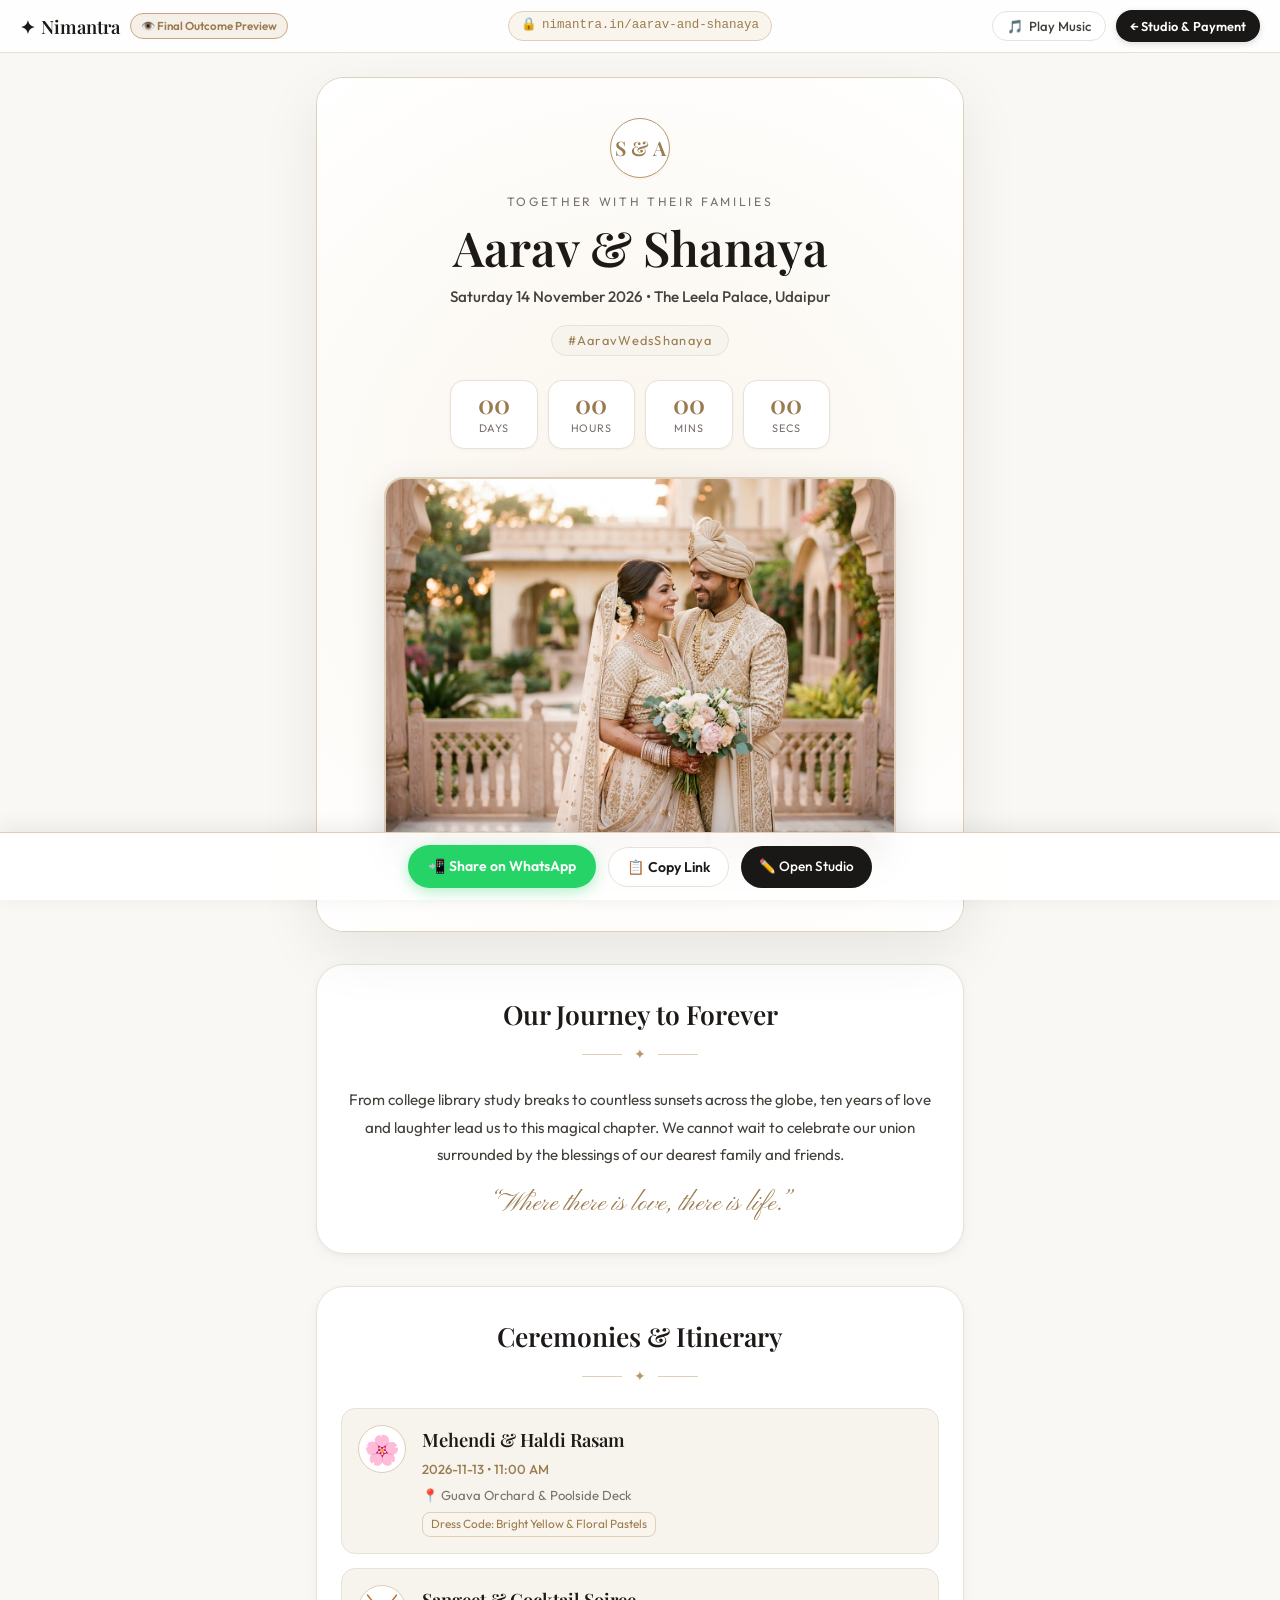
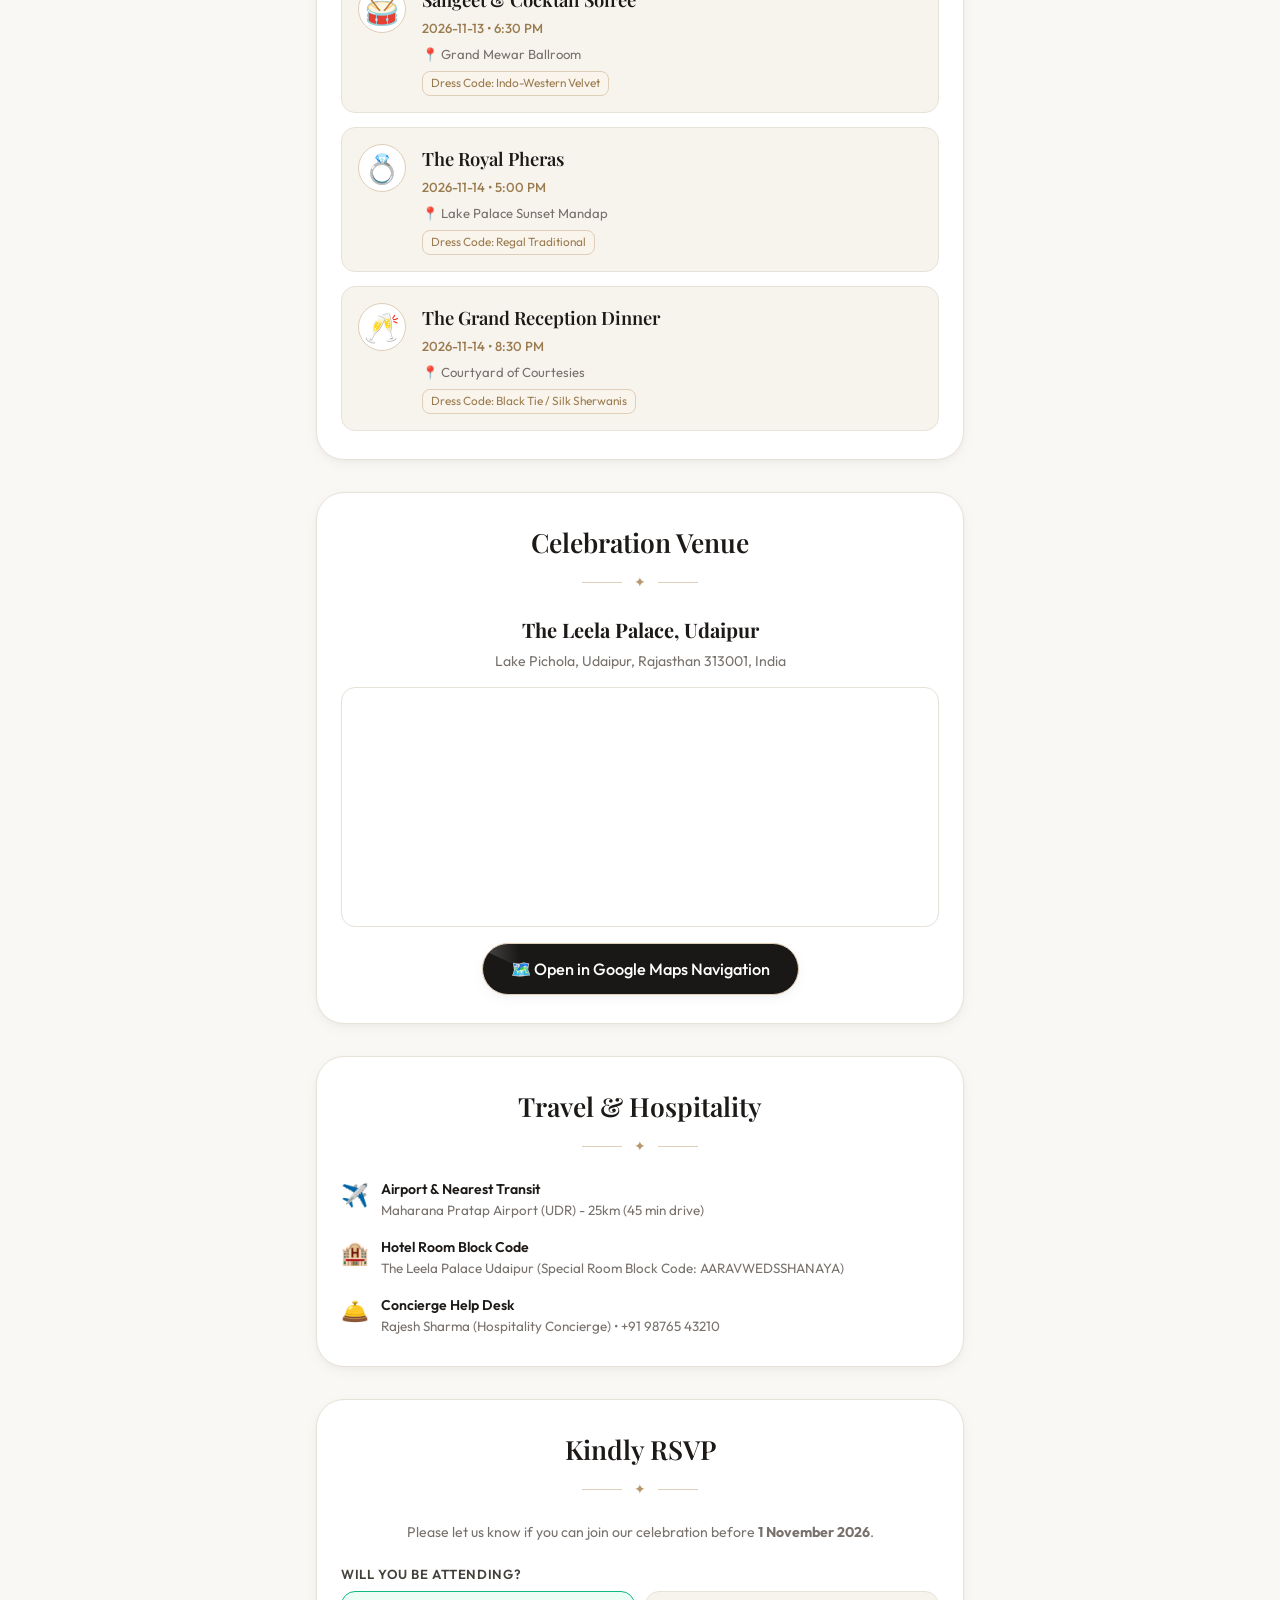
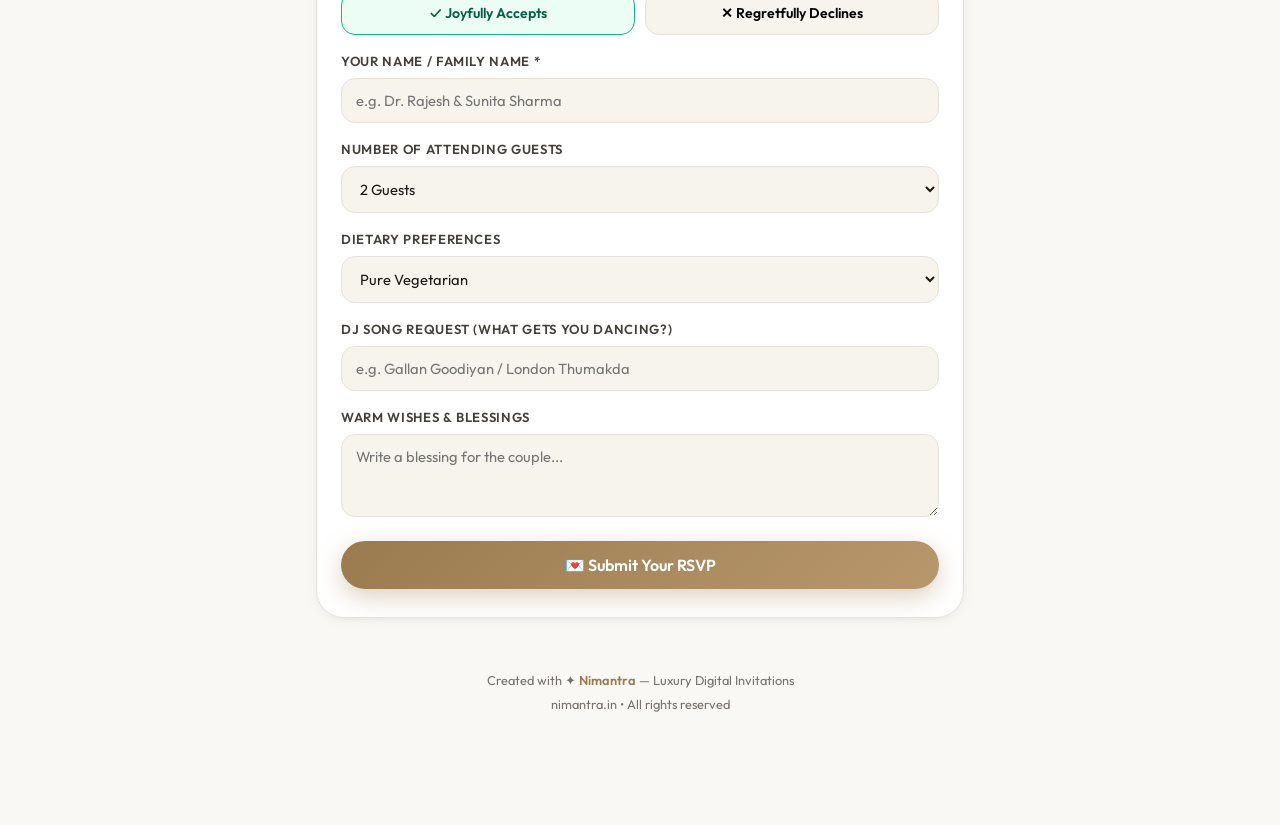
<file: invite.html>
<!DOCTYPE html>
<html lang="en" data-theme="gold">
<head>
  <meta charset="UTF-8" />
  <meta name="viewport" content="width=device-width, initial-scale=1.0" />
  <title id="pageTitle">Aarav & Shanaya | The Royal Wedding Invitation</title>
  <meta name="description" content="You are cordially invited to celebrate the royal union of Aarav & Shanaya. Explore itinerary, venue map, and RSVP." />

  <!-- Favicon -->
  <link rel="icon" href="data:image/svg+xml,<svg xmlns=%22http://www.w3.org/2000/svg%22 viewBox=%220 0 100 100%22><text y=%22.9em%22 font-size=%2290%22>👑</text></svg>">

  <!-- Google Fonts -->
  <link rel="preconnect" href="https://fonts.googleapis.com">
  <link rel="preconnect" href="https://fonts.gstatic.com" crossorigin>
  <link href="https://fonts.googleapis.com/css2?family=Outfit:wght@300;400;500;600;700&family=Pinyon+Script&family=Playfair+Display:ital,wght@0,400;0,500;0,600;0,700;1,400;1,600&display=swap" rel="stylesheet">

  <!-- Main Stylesheet -->
  <link rel="stylesheet" href="style.css?v=11.0" />

  <style>
    /* Standalone Public Invitation Page Specific Luxury Styling */
    body {
      background: var(--bg-main);
      color: var(--text-primary);
      margin: 0;
      padding: 0;
      min-height: 100vh;
      display: flex;
      flex-direction: column;
      align-items: center;
      position: relative;
      overflow-x: hidden;
    }

    /* Ambient Gold Shimmer Top Bar */
    .invite-top-bar {
      position: sticky;
      top: 0;
      left: 0;
      right: 0;
      width: 100%;
      background: rgba(255, 255, 255, 0.85);
      backdrop-filter: blur(14px);
      -webkit-backdrop-filter: blur(14px);
      border-bottom: 1px solid var(--border-light);
      padding: 10px 20px;
      display: flex;
      align-items: center;
      justify-content: space-between;
      z-index: 1000;
      box-sizing: border-box;
    }

    [data-theme="midnight"] .invite-top-bar {
      background: rgba(20, 18, 16, 0.88);
      border-bottom-color: rgba(255, 255, 255, 0.1);
    }

    .invite-brand-logo {
      display: flex;
      align-items: center;
      gap: 6px;
      font-family: var(--font-serif);
      font-size: 1.15rem;
      font-weight: 600;
      color: var(--text-primary);
      text-decoration: none;
    }

    .invite-live-url-pill {
      font-family: monospace;
      font-size: 0.78rem;
      background: var(--bg-champagne-light);
      color: var(--gold-dark);
      padding: 4px 12px;
      border-radius: var(--radius-full);
      border: 1px solid var(--border-gold-light);
      display: inline-flex;
      align-items: center;
      gap: 5px;
    }

    .invite-top-actions {
      display: flex;
      align-items: center;
      gap: 10px;
    }

    .invite-audio-toggle {
      background: var(--bg-card);
      border: 1px solid var(--border-light);
      border-radius: var(--radius-full);
      padding: 6px 14px;
      font-size: 0.82rem;
      font-weight: 500;
      cursor: pointer;
      display: inline-flex;
      align-items: center;
      gap: 6px;
      color: var(--text-secondary);
      transition: all 0.2s ease;
    }

    .invite-audio-toggle:hover {
      border-color: var(--gold-primary);
      color: var(--gold-dark);
    }

    .invite-preview-mode-pill {
      font-size: 0.72rem;
      background: rgba(184, 151, 108, 0.15);
      color: var(--gold-dark);
      border: 1px solid var(--border-gold);
      padding: 3px 10px;
      border-radius: var(--radius-full);
      font-weight: 600;
      white-space: nowrap;
    }

    .btn-invite-back-studio {
      background: var(--dark-btn);
      color: #FFFFFF;
      font-size: 0.8rem;
      font-weight: 600;
      padding: 6px 14px;
      border-radius: var(--radius-full);
      text-decoration: none;
      display: inline-flex;
      align-items: center;
      gap: 5px;
      transition: all 0.2s ease;
      box-shadow: 0 2px 6px rgba(0, 0, 0, 0.15);
    }

    .btn-invite-back-studio:hover {
      background: var(--dark-btn-hover);
      transform: translateY(-1px);
    }

    /* Standalone Container */
    .invite-master-container {
      max-width: 680px;
      width: 100%;
      margin: 24px auto 90px auto;
      padding: 0 16px;
      box-sizing: border-box;
      display: flex;
      flex-direction: column;
      gap: 32px;
    }

    /* Unfurl Card Paper Frame */
    .invite-unfurl-frame {
      background: var(--bg-card);
      border-radius: var(--radius-xl);
      border: 1px solid var(--border-gold-light);
      box-shadow: 0 20px 60px rgba(0, 0, 0, 0.08);
      overflow: hidden;
      position: relative;
      text-align: center;
    }

    /* Royal Reveal Area */
    .invite-reveal-hero {
      position: relative;
      min-height: 480px;
      display: flex;
      flex-direction: column;
      align-items: center;
      justify-content: center;
      background: radial-gradient(circle at center, var(--bg-champagne-light) 0%, var(--bg-card) 100%);
      padding: 40px 20px;
      overflow: hidden;
    }

    .invite-monogram-badge {
      width: 60px;
      height: 60px;
      border-radius: 50%;
      border: 1.5px solid var(--gold-primary);
      display: flex;
      align-items: center;
      justify-content: center;
      font-family: var(--font-serif);
      font-size: 1.25rem;
      font-weight: 600;
      color: var(--gold-dark);
      background: var(--bg-card);
      margin: 0 auto 14px auto;
      box-shadow: var(--shadow-sm);
    }

    .invite-tagline {
      font-size: 0.76rem;
      letter-spacing: 0.22em;
      text-transform: uppercase;
      color: var(--text-muted);
      margin-bottom: 8px;
    }

    .invite-names {
      font-family: var(--font-serif);
      font-size: 3rem;
      font-weight: 600;
      line-height: 1.15;
      color: var(--text-primary);
      margin: 0 0 10px 0;
    }

    .invite-meta {
      font-size: 0.95rem;
      color: var(--text-secondary);
      margin-bottom: 16px;
      font-weight: 500;
    }

    .invite-hashtag {
      display: inline-block;
      font-size: 0.8rem;
      letter-spacing: 0.1em;
      color: var(--gold-dark);
      background: var(--bg-card-alt);
      padding: 4px 16px;
      border-radius: var(--radius-full);
      border: 1px solid var(--border-light);
      margin-bottom: 24px;
    }

    /* Countdown Timer */
    .invite-countdown-grid {
      display: grid;
      grid-template-columns: repeat(4, 1fr);
      gap: 10px;
      max-width: 380px;
      margin: 0 auto 28px auto;
      width: 100%;
    }

    .invite-count-box {
      background: var(--bg-card);
      border: 1px solid var(--border-light);
      border-radius: var(--radius-md);
      padding: 10px 6px;
      text-align: center;
      box-shadow: var(--shadow-sm);
    }

    .invite-count-num {
      font-family: var(--font-serif);
      font-size: 1.6rem;
      font-weight: 600;
      color: var(--gold-dark);
      line-height: 1;
    }

    .invite-count-label {
      font-size: 0.68rem;
      text-transform: uppercase;
      letter-spacing: 0.08em;
      color: var(--text-muted);
      margin-top: 4px;
    }

    /* Couple Photo Banner */
    .invite-photo-wrap {
      max-width: 580px;
      margin: 0 auto 30px auto;
      border-radius: var(--radius-lg);
      overflow: hidden;
      border: 2px solid var(--border-gold-light);
      box-shadow: 0 12px 36px rgba(0, 0, 0, 0.12);
    }

    .invite-photo-wrap img {
      width: 100%;
      height: 380px;
      object-fit: cover;
      display: block;
    }

    /* Section Header within Invite */
    .invite-card-section {
      background: var(--bg-card);
      border: 1px solid var(--border-light);
      border-radius: var(--radius-xl);
      padding: 28px 24px;
      box-shadow: var(--shadow-md);
    }

    .invite-section-title {
      font-family: var(--font-serif);
      font-size: 1.65rem;
      font-weight: 600;
      margin: 0 0 8px 0;
      text-align: center;
      color: var(--text-primary);
    }

    .invite-section-divider {
      display: flex;
      align-items: center;
      justify-content: center;
      gap: 12px;
      margin-bottom: 20px;
    }

    .invite-section-divider span {
      color: var(--gold-primary);
      font-size: 0.9rem;
    }

    .invite-section-divider::before,
    .invite-section-divider::after {
      content: '';
      height: 1px;
      width: 40px;
      background: var(--border-gold-light);
    }

    /* Events Itinerary List */
    .invite-events-stack {
      display: flex;
      flex-direction: column;
      gap: 14px;
    }

    .invite-event-card {
      background: var(--bg-card-alt);
      border: 1px solid var(--border-light);
      border-radius: var(--radius-md);
      padding: 16px;
      display: flex;
      align-items: flex-start;
      gap: 16px;
      text-align: left;
      transition: all 0.25s ease;
    }

    .invite-event-card:hover {
      border-color: var(--gold-primary);
      transform: translateY(-2px);
      box-shadow: var(--shadow-sm);
    }

    .invite-event-icon {
      font-size: 1.8rem;
      background: var(--bg-card);
      width: 48px;
      height: 48px;
      border-radius: 50%;
      display: flex;
      align-items: center;
      justify-content: center;
      border: 1px solid var(--border-gold-light);
      flex-shrink: 0;
    }

    .invite-event-details {
      flex: 1;
    }

    .invite-event-title {
      font-family: var(--font-serif);
      font-size: 1.15rem;
      font-weight: 600;
      margin: 0 0 4px 0;
      color: var(--text-primary);
    }

    .invite-event-meta {
      font-size: 0.82rem;
      color: var(--gold-dark);
      font-weight: 500;
      margin-bottom: 6px;
    }

    .invite-event-desc {
      font-size: 0.82rem;
      color: var(--text-muted);
      line-height: 1.5;
    }

    .invite-event-dress {
      display: inline-block;
      margin-top: 6px;
      font-size: 0.74rem;
      background: var(--bg-champagne-light);
      color: var(--gold-dark);
      padding: 2px 8px;
      border-radius: var(--radius-sm);
      border: 1px solid var(--border-gold-light);
    }

    /* Google Maps Embed in Public View */
    .invite-map-box {
      border-radius: var(--radius-md);
      overflow: hidden;
      border: 1px solid var(--border-light);
      height: 240px;
      margin: 14px 0 16px 0;
    }

    .invite-map-box iframe {
      width: 100%;
      height: 100%;
      border: none;
    }

    /* Public RSVP Form */
    .invite-rsvp-form {
      display: flex;
      flex-direction: column;
      gap: 16px;
      text-align: left;
    }

    .invite-form-group {
      display: flex;
      flex-direction: column;
      gap: 6px;
    }

    .invite-form-label {
      font-size: 0.82rem;
      font-weight: 600;
      text-transform: uppercase;
      letter-spacing: 0.05em;
      color: var(--text-secondary);
    }

    .invite-form-input,
    .invite-form-select,
    .invite-form-textarea {
      background: var(--bg-card-alt);
      border: 1px solid var(--border-light);
      border-radius: var(--radius-md);
      padding: 12px 14px;
      font-size: 0.92rem;
      color: var(--text-primary);
      font-family: inherit;
      outline: none;
      transition: all 0.2s ease;
    }

    .invite-form-input:focus,
    .invite-form-select:focus,
    .invite-form-textarea:focus {
      border-color: var(--gold-primary);
      background: var(--bg-card);
      box-shadow: 0 0 0 3px rgba(184, 151, 108, 0.15);
    }

    .invite-attendance-selector {
      display: grid;
      grid-template-columns: 1fr 1fr;
      gap: 10px;
    }

    .invite-att-btn {
      padding: 12px;
      border-radius: var(--radius-md);
      border: 1px solid var(--border-light);
      background: var(--bg-card-alt);
      font-size: 0.88rem;
      font-weight: 600;
      cursor: pointer;
      display: flex;
      align-items: center;
      justify-content: center;
      gap: 8px;
      transition: all 0.2s ease;
    }

    .invite-att-btn.active-yes {
      background: #ECFDF5;
      color: #065F46;
      border-color: #10B981;
    }

    .invite-att-btn.active-no {
      background: #FEF2F2;
      color: #991B1B;
      border-color: #EF4444;
    }

    .invite-btn-submit-rsvp {
      background: linear-gradient(135deg, var(--gold-dark), var(--gold-primary));
      color: #FFFFFF;
      border: none;
      border-radius: var(--radius-full);
      padding: 14px 28px;
      font-size: 1rem;
      font-weight: 600;
      cursor: pointer;
      box-shadow: 0 8px 24px rgba(154, 123, 79, 0.35);
      transition: all 0.25s ease;
      display: flex;
      align-items: center;
      justify-content: center;
      gap: 8px;
      margin-top: 8px;
    }

    .invite-btn-submit-rsvp:hover {
      transform: translateY(-2px);
      box-shadow: 0 12px 30px rgba(154, 123, 79, 0.45);
    }

    /* Sticky Bottom Share Bar */
    .invite-bottom-bar {
      position: fixed;
      bottom: 0;
      left: 0;
      right: 0;
      background: rgba(255, 255, 255, 0.92);
      backdrop-filter: blur(16px);
      -webkit-backdrop-filter: blur(16px);
      border-top: 1px solid var(--border-gold-light);
      padding: 12px 20px;
      display: flex;
      align-items: center;
      justify-content: center;
      gap: 12px;
      z-index: 999;
      box-shadow: 0 -4px 20px rgba(0, 0, 0, 0.08);
    }

    [data-theme="midnight"] .invite-bottom-bar {
      background: rgba(20, 18, 16, 0.94);
      border-top-color: rgba(255, 255, 255, 0.12);
    }

    .btn-share-whatsapp {
      background: #25D366;
      color: #FFFFFF;
      font-weight: 600;
      font-size: 0.88rem;
      padding: 10px 20px;
      border-radius: var(--radius-full);
      display: inline-flex;
      align-items: center;
      gap: 8px;
      text-decoration: none;
      box-shadow: 0 4px 14px rgba(37, 211, 102, 0.35);
      transition: all 0.2s ease;
    }

    .btn-share-whatsapp:hover {
      transform: translateY(-2px);
      box-shadow: 0 6px 18px rgba(37, 211, 102, 0.5);
    }

    .btn-share-copy {
      background: var(--bg-card);
      border: 1px solid var(--border-light);
      color: var(--text-primary);
      font-weight: 600;
      font-size: 0.88rem;
      padding: 10px 18px;
      border-radius: var(--radius-full);
      display: inline-flex;
      align-items: center;
      gap: 6px;
      cursor: pointer;
      transition: all 0.2s ease;
    }

    .btn-share-copy:hover {
      border-color: var(--gold-primary);
      color: var(--gold-dark);
    }

    .btn-share-edit {
      background: var(--dark-btn);
      color: #FFFFFF;
      font-weight: 500;
      font-size: 0.85rem;
      padding: 10px 18px;
      border-radius: var(--radius-full);
      display: inline-flex;
      align-items: center;
      gap: 6px;
      text-decoration: none;
      transition: all 0.2s ease;
    }

    .btn-share-edit:hover {
      background: var(--dark-btn-hover);
    }

    /* Confetti animation */
    .confetti-container {
      position: fixed;
      inset: 0;
      pointer-events: none;
      z-index: 3000;
      overflow: hidden;
    }
  </style>
</head>
<body>

  <!-- Confetti Container -->
  <div class="confetti-container" id="confettiContainer"></div>

  <!-- Ambient Top Bar -->
  <header class="invite-top-bar">
    <div style="display: flex; align-items: center; gap: 10px;">
      <a href="index.html" class="invite-brand-logo">
        <span>✦</span>
        <span>Nimantra</span>
      </a>
      <span class="invite-preview-mode-pill">👁️ Final Outcome Preview</span>
    </div>

    <div class="invite-live-url-pill">
      <span>🔒</span>
      <span id="topLiveUrlText">nimantra.in/aarav-and-shanaya</span>
    </div>

    <div class="invite-top-actions">
      <button class="invite-audio-toggle" id="btnAudioToggle" onclick="toggleAudio()">
        <span>🎵</span>
        <span id="audioStatusText">Play Music</span>
      </button>
      <a href="index.html" class="btn-invite-back-studio" title="Return to customization studio and complete checkout">
        <span>← Studio &amp; Payment</span>
      </a>
    </div>
  </header>

  <!-- Master Content Container -->
  <main class="invite-master-container">

    <!-- Hero Card Frame -->
    <article class="invite-unfurl-frame">
      <div class="invite-reveal-hero">
        <div class="invite-monogram-badge" id="inviteMonogram">S & A</div>
        <div class="invite-tagline" id="inviteTagline">Together with their families</div>
        <h1 class="invite-names" id="inviteNames">Aarav & Shanaya</h1>
        <div class="invite-meta" id="inviteMeta">Saturday, 14 November 2026 • The Leela Palace, Udaipur</div>
        <div class="invite-hashtag" id="inviteHashtag">#AaravWedsShanaya</div>

        <!-- Live Countdown -->
        <div class="invite-countdown-grid">
          <div class="invite-count-box">
            <div class="invite-count-num" id="countDays">32</div>
            <div class="invite-count-label">Days</div>
          </div>
          <div class="invite-count-box">
            <div class="invite-count-num" id="countHours">14</div>
            <div class="invite-count-label">Hours</div>
          </div>
          <div class="invite-count-box">
            <div class="invite-count-num" id="countMins">45</div>
            <div class="invite-count-label">Mins</div>
          </div>
          <div class="invite-count-box">
            <div class="invite-count-num" id="countSecs">20</div>
            <div class="invite-count-label">Secs</div>
          </div>
        </div>

        <!-- Couple Photo Banner -->
        <div class="invite-photo-wrap">
          <img src="assets/images/couple.jpg" alt="Aarav & Shanaya" id="invitePhoto" />
        </div>
      </div>
    </article>

    <!-- Section: Our Story & Welcome Note -->
    <section class="invite-card-section" id="storySection">
      <h2 class="invite-section-title" id="storyTitle">Our Journey to Forever</h2>
      <div class="invite-section-divider"><span>✦</span></div>
      <p style="font-size: 0.95rem; line-height: 1.8; color: var(--text-secondary); text-align: center; margin: 0 0 16px 0;" id="storyText">
        From college library study breaks to countless sunsets across the globe, ten years of love and laughter lead us to this magical chapter. We cannot wait to celebrate our union surrounded by the blessings of our dearest family and friends.
      </p>
      <div style="font-family: var(--font-script); font-size: 1.6rem; color: var(--gold-dark); text-align: center;" id="storyQuote">
        “Where there is love, there is life.”
      </div>
    </section>

    <!-- Section: Celebration Itinerary -->
    <section class="invite-card-section">
      <h2 class="invite-section-title">Ceremonies & Itinerary</h2>
      <div class="invite-section-divider"><span>✦</span></div>
      <div class="invite-events-stack" id="eventsContainer">
        <!-- Rendered dynamically -->
      </div>
    </section>

    <!-- Section: Venue Location & Google Maps -->
    <section class="invite-card-section">
      <h2 class="invite-section-title">Celebration Venue</h2>
      <div class="invite-section-divider"><span>✦</span></div>
      <div style="text-align: center; margin-bottom: 12px;">
        <h3 style="font-family: var(--font-serif); font-size: 1.25rem; margin: 0 0 4px 0;" id="venueName">The Leela Palace, Udaipur</h3>
        <p style="font-size: 0.88rem; color: var(--text-muted); margin: 0;" id="venueAddress">Lake Pichola, Udaipur, Rajasthan 313001, India</p>
      </div>

      <!-- Google Maps Embed -->
      <div class="invite-map-box">
        <iframe id="mapIframe" src="https://maps.google.com/maps?q=The%20Leela%20Palace%2C%20Udaipur%2C%20Rajasthan&t=&z=14&ie=UTF8&iwloc=&output=embed" frameborder="0" scrolling="no" loading="lazy" title="Venue Map"></iframe>
      </div>

      <div style="text-align: center;">
        <a id="btnMapsDirection" href="https://www.google.com/maps/search/?api=1&query=The%20Leela%20Palace%2C%20Udaipur%2C%20Rajasthan" target="_blank" rel="noopener" class="btn-hero-primary" style="display: inline-flex; text-decoration: none; padding: 12px 28px;">
          <span>🗺️ Open in Google Maps Navigation</span>
        </a>
      </div>
    </section>

    <!-- Section: Travel & Stay Concierge -->
    <section class="invite-card-section" id="travelSection">
      <h2 class="invite-section-title">Travel & Hospitality</h2>
      <div class="invite-section-divider"><span>✦</span></div>
      <div style="display: flex; flex-direction: column; gap: 14px; text-align: left;">
        <div style="display: flex; gap: 12px; align-items: flex-start;">
          <div style="font-size: 1.4rem;">✈️</div>
          <div>
            <div style="font-weight: 600; font-size: 0.88rem;">Airport & Nearest Transit</div>
            <div style="font-size: 0.84rem; color: var(--text-muted);" id="travelAirport">Maharana Pratap Airport (UDR) - 25km (45 min drive)</div>
          </div>
        </div>
        <div style="display: flex; gap: 12px; align-items: flex-start;">
          <div style="font-size: 1.4rem;">🏨</div>
          <div>
            <div style="font-weight: 600; font-size: 0.88rem;">Hotel Room Block Code</div>
            <div style="font-size: 0.84rem; color: var(--text-muted);" id="travelHotel">The Leela Palace Udaipur (Special Room Block Code: AARAVWEDSSHANAYA)</div>
          </div>
        </div>
        <div style="display: flex; gap: 12px; align-items: flex-start;">
          <div style="font-size: 1.4rem;">🛎️</div>
          <div>
            <div style="font-weight: 600; font-size: 0.88rem;">Concierge Help Desk</div>
            <div style="font-size: 0.84rem; color: var(--text-muted);" id="travelContact">Rajesh Sharma (Hospitality Concierge) • +91 98765 43210</div>
          </div>
        </div>
      </div>
    </section>

    <!-- Section: Interactive Guest RSVP -->
    <section class="invite-card-section" id="rsvpSection">
      <h2 class="invite-section-title">Kindly RSVP</h2>
      <div class="invite-section-divider"><span>✦</span></div>
      <p style="font-size: 0.88rem; color: var(--text-muted); text-align: center; margin-bottom: 20px;">
        Please let us know if you can join our celebration before <strong id="rsvpDeadline">1 November 2026</strong>.
      </p>

      <form class="invite-rsvp-form" id="guestRsvpForm" onsubmit="handlePublicRsvpSubmit(event)">
        <!-- Attendance Toggle -->
        <div class="invite-form-group">
          <label class="invite-form-label">Will you be attending?</label>
          <div class="invite-attendance-selector">
            <button type="button" class="invite-att-btn active-yes" id="btnAttYes" onclick="selectAttendance('coming')">
              <span>✓ Joyfully Accepts</span>
            </button>
            <button type="button" class="invite-att-btn" id="btnAttNo" onclick="selectAttendance('declined')">
              <span>✕ Regretfully Declines</span>
            </button>
          </div>
        </div>

        <!-- Guest / Family Name -->
        <div class="invite-form-group">
          <label class="invite-form-label">Your Name / Family Name *</label>
          <input type="text" class="invite-form-input" id="rsvpName" placeholder="e.g. Dr. Rajesh & Sunita Sharma" required />
        </div>

        <!-- Headcount -->
        <div class="invite-form-group" id="groupHeadcount">
          <label class="invite-form-label">Number of Attending Guests</label>
          <select class="invite-form-select" id="rsvpCount">
            <option value="1">1 Guest</option>
            <option value="2" selected>2 Guests</option>
            <option value="3">3 Guests</option>
            <option value="4">4 Guests</option>
            <option value="5">5+ Family Members</option>
          </select>
        </div>

        <!-- Dietary Preferences -->
        <div class="invite-form-group" id="groupDiet">
          <label class="invite-form-label">Dietary Preferences</label>
          <select class="invite-form-select" id="rsvpDiet">
            <option value="Vegetarian" selected>Pure Vegetarian</option>
            <option value="Jain (Satvik)">Jain (Satvik - No Root Vegetables)</option>
            <option value="Royal Non-Veg">Royal Non-Veg Feast</option>
            <option value="Vegan">Vegan</option>
            <option value="Gluten-Free">Gluten-Free</option>
          </select>
        </div>

        <!-- DJ Song Request -->
        <div class="invite-form-group" id="groupSong">
          <label class="invite-form-label">DJ Song Request (What gets you dancing?)</label>
          <input type="text" class="invite-form-input" id="rsvpSong" placeholder="e.g. Gallan Goodiyan / London Thumakda" />
        </div>

        <!-- Warm Wishes -->
        <div class="invite-form-group">
          <label class="invite-form-label">Warm Wishes & Blessings</label>
          <textarea class="invite-form-textarea" id="rsvpWishes" rows="3" placeholder="Write a blessing for the couple..."></textarea>
        </div>

        <button type="submit" class="invite-btn-submit-rsvp" id="btnSubmitRsvp">
          <span>💌 Submit Your RSVP</span>
        </button>
      </form>

      <!-- RSVP Confirmed Success Box -->
      <div id="rsvpSuccessBox" style="display: none; background: #ECFDF5; border: 1px solid #10B981; border-radius: var(--radius-md); padding: 20px; text-align: center; margin-top: 14px;">
        <div style="font-size: 2rem; margin-bottom: 6px;">✨</div>
        <h4 style="color: #065F46; font-family: var(--font-serif); font-size: 1.3rem; margin: 0 0 6px 0;">RSVP Recorded!</h4>
        <p style="color: #047857; font-size: 0.9rem; margin: 0;" id="rsvpSuccessMsg">Thank you! Your reply has been sent to Aarav & Shanaya. We look forward to celebrating with you.</p>
      </div>
    </section>

    <!-- Footer Copyright -->
    <footer style="text-align: center; font-size: 0.8rem; color: var(--text-muted); padding: 20px 0;">
      <div>Created with ✦ <a href="index.html" style="color: var(--gold-dark); text-decoration: none; font-weight: 600;">Nimantra</a> — Luxury Digital Invitations</div>
      <div style="margin-top: 4px;">nimantra.in • All rights reserved</div>
    </footer>

  </main>

  <!-- Sticky Bottom Share Bar -->
  <aside class="invite-bottom-bar">
    <a href="#" id="btnShareWa" target="_blank" rel="noopener" class="btn-share-whatsapp">
      <span>📲 Share on WhatsApp</span>
    </a>
    <button class="btn-share-copy" onclick="copyInviteLink()">
      <span>📋 Copy Link</span>
    </button>
    <a href="index.html" class="btn-share-edit">
      <span>✏️ Open Studio</span>
    </a>
  </aside>

  <!-- Audio Context for ambient sitar melodies -->
  <script>
    // Load appState from localStorage or fallback
    let currentData = null;
    try {
      const stored = localStorage.getItem('nimantra_app_state');
      if (stored) {
        currentData = JSON.parse(stored);
      }
    } catch(e) {
      console.warn('Could not read stored app state', e);
    }

    if (!currentData) {
      currentData = {
        theme: 'gold',
        host1: 'Shanaya',
        host2: 'Aarav',
        tagline: 'Together with their families',
        monogram: 'S & A',
        hashtag: '#AaravWedsShanaya',
        date: '2026-11-14',
        venue: 'The Leela Palace, Udaipur',
        venueAddress: 'Lake Pichola, Udaipur, Rajasthan 313001, India',
        slug: 'aarav-and-shanaya',
        events: [
          { title: 'Mehendi & Haldi Rasam', icon: '🌸', date: '2026-11-13', time: '11:00 AM', venue: 'Guava Orchard & Poolside Deck', dressCode: 'Bright Yellow & Floral Pastels' },
          { title: 'Sangeet & Cocktail Soiree', icon: '🥁', date: '2026-11-13', time: '6:30 PM', venue: 'Grand Mewar Ballroom', dressCode: 'Indo-Western Velvet' },
          { title: 'The Royal Pheras', icon: '💍', date: '2026-11-14', time: '5:00 PM', venue: 'Lake Palace Sunset Mandap', dressCode: 'Regal Traditional' },
          { title: 'The Grand Reception Dinner', icon: '🥂', date: '2026-11-14', time: '8:30 PM', venue: 'Courtyard of Courtesies', dressCode: 'Black Tie / Silk Sherwanis' }
        ],
        story: {
          enabled: true,
          title: 'Our Journey to Forever',
          text: 'From college library study breaks to countless sunsets across the globe, ten years of love and laughter lead us to this magical chapter. We cannot wait to celebrate our union surrounded by the blessings of our dearest family and friends.',
          quote: '“Where there is love, there is life.”'
        },
        travel: {
          enabled: true,
          airport: 'Maharana Pratap Airport (UDR) - 25km (45 min drive)',
          hotel: 'The Leela Palace Udaipur (Special Room Block Code: AARAVWEDSSHANAYA)',
          contact: 'Rajesh Sharma (Hospitality Concierge) • +91 98765 43210'
        }
      };
    }

    // Apply Theme
    if (currentData.theme) {
      document.documentElement.setAttribute('data-theme', currentData.theme);
    }

    // Determine Occasion specific styling & text
    const occasion = currentData.occasion || 'wedding';
    let hostNames = `${currentData.host2 || 'Aarav'} & ${currentData.host1 || 'Shanaya'}`;
    let invitationHeader = 'The Royal Wedding Invitation';

    if (occasion === 'birthday') {
      hostNames = `${currentData.host1 || 'Shanaya'}`;
      invitationHeader = `${currentData.host1 || 'Shanaya'}'s Milestone Birthday`;
    } else if (occasion === 'housewarming') {
      hostNames = `${currentData.host1 || 'The Sharma Family'}`;
      invitationHeader = 'Griha Pravesh Celebration';
    } else if (occasion === 'engagement') {
      hostNames = `${currentData.host2 || 'Aarav'} & ${currentData.host1 || 'Shanaya'}`;
      invitationHeader = 'Sagai & Engagement Ceremony';
    } else if (occasion === 'babyshower') {
      hostNames = `${currentData.host1 || 'Pooja'}`;
      invitationHeader = `${currentData.host1 || 'Pooja'}'s Godh Bharai`;
    } else if (occasion === 'anniversary') {
      hostNames = `${currentData.host2 || 'Rajesh'} & ${currentData.host1 || 'Sunita'}`;
      invitationHeader = 'Milestone Anniversary Celebration';
    }

    document.getElementById('pageTitle').textContent = `${hostNames} | ${invitationHeader}`;
    document.getElementById('inviteNames').textContent = hostNames;
    document.getElementById('inviteMonogram').textContent = currentData.monogram || 'S & A';
    document.getElementById('inviteTagline').textContent = currentData.tagline || 'Together with their families';
    document.getElementById('inviteHashtag').textContent = currentData.hashtag || '#AaravWedsShanaya';
    document.getElementById('topLiveUrlText').textContent = `nimantra.in/${currentData.slug || 'aarav-and-shanaya'}`;
    if (currentData.coverPhoto) {
      const photoEl = document.getElementById('invitePhoto');
      if (photoEl) photoEl.src = currentData.coverPhoto;
    }

    // Format Date
    let dateObj = new Date(currentData.date || '2026-11-14');
    if (isNaN(dateObj.getTime())) dateObj = new Date('2026-11-14');
    const formattedDate = dateObj.toLocaleDateString('en-GB', { weekday: 'long', day: 'numeric', month: 'long', year: 'numeric' });
    document.getElementById('inviteMeta').textContent = `${formattedDate} • ${currentData.venue || 'The Leela Palace, Udaipur'}`;
    document.getElementById('venueName').textContent = currentData.venue || 'The Leela Palace, Udaipur';
    document.getElementById('venueAddress').textContent = currentData.venueAddress || 'Lake Pichola, Udaipur, Rajasthan 313001, India';

    // Google Maps Embed & Link
    const mapQuery = encodeURIComponent(currentData.venueAddress || currentData.venue || 'The Leela Palace, Udaipur');
    document.getElementById('mapIframe').src = `https://maps.google.com/maps?q=${mapQuery}&t=&z=14&ie=UTF8&iwloc=&output=embed`;
    document.getElementById('btnMapsDirection').href = `https://www.google.com/maps/search/?api=1&query=${mapQuery}`;

    // Story
    if (currentData.story && currentData.story.enabled !== false) {
      document.getElementById('storyTitle').textContent = currentData.story.title || 'Our Journey to Forever';
      document.getElementById('storyText').textContent = currentData.story.text || '';
      document.getElementById('storyQuote').textContent = currentData.story.quote || '';
    } else {
      document.getElementById('storySection').style.display = 'none';
    }

    // Travel
    if (currentData.travel && currentData.travel.enabled !== false) {
      document.getElementById('travelAirport').textContent = currentData.travel.airport || '';
      document.getElementById('travelHotel').textContent = currentData.travel.hotel || '';
      document.getElementById('travelContact').textContent = currentData.travel.contact || '';
    } else {
      document.getElementById('travelSection').style.display = 'none';
    }

    // Events Itinerary Render
    const eventsContainer = document.getElementById('eventsContainer');
    if (eventsContainer && currentData.events && currentData.events.length > 0) {
      eventsContainer.innerHTML = currentData.events.map(ev => `
        <div class="invite-event-card">
          <div class="invite-event-icon">${ev.icon || '✦'}</div>
          <div class="invite-event-details">
            <h4 class="invite-event-title">${ev.title}</h4>
            <div class="invite-event-meta">${ev.date || ''} • ${ev.time || ''}</div>
            <div class="invite-event-desc">📍 ${ev.venue || ''}</div>
            ${ev.dressCode ? `<div class="invite-event-dress">Dress Code: ${ev.dressCode}</div>` : ''}
          </div>
        </div>
      `).join('');
    }

    // WhatsApp Share Link
    const liveLink = `https://nimantra.in/${currentData.slug || 'aarav-and-shanaya'}`;
    const waText = encodeURIComponent(`Namaste! ✨ We are delighted to invite you to celebrate our wedding. Please open our personalized invitation: ${liveLink}`);
    document.getElementById('btnShareWa').href = `https://wa.me/?text=${waText}`;

    // Live Countdown Timer
    function startCountdown() {
      const targetTime = dateObj.getTime();
      function update() {
        const now = new Date().getTime();
        const diff = targetTime - now;
        if (diff > 0) {
          const d = Math.floor(diff / (1000 * 60 * 60 * 24));
          const h = Math.floor((diff % (1000 * 60 * 60 * 24)) / (1000 * 60 * 60));
          const m = Math.floor((diff % (1000 * 60 * 60)) / (1000 * 60));
          const s = Math.floor((diff % (1000 * 60)) / 1000);
          document.getElementById('countDays').textContent = d;
          document.getElementById('countHours').textContent = h;
          document.getElementById('countMins').textContent = m;
          document.getElementById('countSecs').textContent = s;
        } else {
          document.getElementById('countDays').textContent = '00';
          document.getElementById('countHours').textContent = '00';
          document.getElementById('countMins').textContent = '00';
          document.getElementById('countSecs').textContent = '00';
        }
      }
      update();
      setInterval(update, 1000);
    }
    startCountdown();

    // Copy Link function
    function copyInviteLink() {
      navigator.clipboard.writeText(liveLink).then(() => {
        alert('Copied link: ' + liveLink);
      }).catch(() => {
        alert('Link: ' + liveLink);
      });
    }

    // Attendance selection
    let attendanceChoice = 'coming';
    function selectAttendance(val) {
      attendanceChoice = val;
      const btnYes = document.getElementById('btnAttYes');
      const btnNo = document.getElementById('btnAttNo');
      const groupHead = document.getElementById('groupHeadcount');
      const groupDiet = document.getElementById('groupDiet');
      const groupSong = document.getElementById('groupSong');

      if (val === 'coming') {
        btnYes.className = 'invite-att-btn active-yes';
        btnNo.className = 'invite-att-btn';
        if (groupHead) groupHead.style.display = 'flex';
        if (groupDiet) groupDiet.style.display = 'flex';
        if (groupSong) groupSong.style.display = 'flex';
      } else {
        btnYes.className = 'invite-att-btn';
        btnNo.className = 'invite-att-btn active-no';
        if (groupHead) groupHead.style.display = 'none';
        if (groupDiet) groupDiet.style.display = 'none';
        if (groupSong) groupSong.style.display = 'none';
      }
    }

    // Handle RSVP submission
    function handlePublicRsvpSubmit(e) {
      e.preventDefault();
      const name = document.getElementById('rsvpName').value.trim();
      const count = attendanceChoice === 'coming' ? parseInt(document.getElementById('rsvpCount').value, 10) : 0;
      const diet = attendanceChoice === 'coming' ? document.getElementById('rsvpDiet').value : '';
      const song = attendanceChoice === 'coming' ? document.getElementById('rsvpSong').value.trim() : '';
      const wishes = document.getElementById('rsvpWishes').value.trim();

      const newRsvp = {
        name: name,
        status: attendanceChoice,
        count: count,
        events: ['All Events'],
        diet: diet,
        song: song,
        time: 'Just now'
      };

      // Save to localStorage so Host Dashboard receives it in real time
      try {
        let appState = JSON.parse(localStorage.getItem('nimantra_app_state') || '{}');
        if (!appState.rsvps) appState.rsvps = [];
        appState.rsvps.unshift(newRsvp);
        localStorage.setItem('nimantra_app_state', JSON.stringify(appState));
      } catch(err) {
        console.warn('Could not save to localStorage', err);
      }

      // Hide form, show celebration confirmation
      document.getElementById('guestRsvpForm').style.display = 'none';
      const successBox = document.getElementById('rsvpSuccessBox');
      successBox.style.display = 'block';
      if (attendanceChoice === 'coming') {
        document.getElementById('rsvpSuccessMsg').textContent = `Thank you, ${name}! Your RSVP for ${count} guest(s) is confirmed. Aarav & Shanaya are excited to celebrate with you!`;
      } else {
        document.getElementById('rsvpSuccessMsg').textContent = `Thank you for letting us know, ${name}. Your blessings have been warmly received by the family.`;
      }

      triggerConfetti();
    }

    // Simple Confetti effect
    function triggerConfetti() {
      const container = document.getElementById('confettiContainer');
      const colors = ['#B8976C', '#DFCEB8', '#10B981', '#F59E0B', '#EF4444', '#EC4899'];
      for (let i = 0; i < 60; i++) {
        const piece = document.createElement('div');
        piece.style.position = 'absolute';
        piece.style.width = Math.random() * 10 + 6 + 'px';
        piece.style.height = Math.random() * 10 + 6 + 'px';
        piece.style.backgroundColor = colors[Math.floor(Math.random() * colors.length)];
        piece.style.left = Math.random() * 100 + 'vw';
        piece.style.top = '-20px';
        piece.style.opacity = Math.random() + 0.5;
        piece.style.borderRadius = Math.random() > 0.5 ? '50%' : '2px';
        piece.style.transition = `all ${Math.random() * 2 + 2}s cubic-bezier(0.25, 1, 0.5, 1)`;
        container.appendChild(piece);

        setTimeout(() => {
          piece.style.top = '100vh';
          piece.style.transform = `rotate(${Math.random() * 720}deg) translateX(${Math.random() * 100 - 50}px)`;
          piece.style.opacity = '0';
        }, 20);

        setTimeout(() => {
          piece.remove();
        }, 4000);
      }
    }

    // Web Audio Synthesizer (Ambient Sitar Tanpura Drone)
    let audioCtx = null;
    let isPlaying = false;
    let osc1 = null, osc2 = null;
    function toggleAudio() {
      if (!audioCtx) {
        audioCtx = new (window.AudioContext || window.webkitAudioContext)();
      }
      const btn = document.getElementById('btnAudioToggle');
      const label = document.getElementById('audioStatusText');

      if (!isPlaying) {
        audioCtx.resume();
        osc1 = audioCtx.createOscillator();
        osc2 = audioCtx.createOscillator();
        const gain = audioCtx.createGain();

        osc1.type = 'triangle';
        osc1.frequency.setValueAtTime(146.83, audioCtx.currentTime); // D3 Sa
        osc2.type = 'sine';
        osc2.frequency.setValueAtTime(220.00, audioCtx.currentTime); // A3 Pa

        gain.gain.setValueAtTime(0.08, audioCtx.currentTime);
        osc1.connect(gain);
        osc2.connect(gain);
        gain.connect(audioCtx.destination);

        osc1.start();
        osc2.start();
        isPlaying = true;
        label.textContent = 'Music Playing ♫';
        btn.style.borderColor = 'var(--gold-primary)';
        btn.style.color = 'var(--gold-dark)';
      } else {
        if (osc1) osc1.stop();
        if (osc2) osc2.stop();
        isPlaying = false;
        label.textContent = 'Play Music';
        btn.style.borderColor = 'var(--border-light)';
        btn.style.color = 'var(--text-secondary)';
      }
    }
  </script>
</body>
</html>
</file>
<file: style.css>
/* ==========================================================================
   NIMANTRA — LUXURY DIGITAL INVITATION PLATFORM
   Full Design System, Themes & Customizer Studio
   ========================================================================== */

/* --- Default Theme: Royal Ivory & Warm Gold --- */
:root,
[data-theme="gold"] {
  --bg-main: #FAF8F5;
  --bg-subtle: #FDFBF7;
  --bg-card: #FFFFFF;
  --bg-card-alt: #F7F4EE;
  --bg-champagne: #F4EFE6;
  --bg-champagne-light: #FAF5EC;
  
  --text-primary: #1C1917;
  --text-secondary: #44403C;
  --text-muted: #78716C;
  --text-light: #A8A29E;
  
  --border-light: #E7E2D8;
  --border-subtle: #EFECE6;
  --border-gold: #C5A880;
  --border-gold-light: #DFCEB8;
  
  --gold-primary: #B8976C;
  --gold-dark: #9A7B4F;
  --gold-light: #D8C3A5;
  --gold-accent: #C5A880;
  --gold-gradient: linear-gradient(135deg, #DFCEB8 0%, #B8976C 50%, #9A7B4F 100%);
  --gold-foil: linear-gradient(120deg, #B8976C 0%, #F5E6CA 30%, #B8976C 60%, #8C6D42 100%);
  
  --dark-btn: #1A1816;
  --dark-btn-hover: #292524;
  
  --badge-live-bg: #ECFDF5;
  --badge-live-text: #065F46;
  --badge-live-border: #A7F3D0;
  
  --badge-new-bg: #FEF3C7;
  --badge-new-text: #92400E;
  --badge-new-border: #FDE68A;

  --shadow-sm: 0 1px 3px rgba(28, 25, 23, 0.04);
  --shadow-md: 0 4px 16px -2px rgba(28, 25, 23, 0.05), 0 2px 6px -1px rgba(28, 25, 23, 0.03);
  --shadow-lg: 0 12px 32px -4px rgba(28, 25, 23, 0.08), 0 4px 12px -2px rgba(28, 25, 23, 0.04);
  --shadow-gold: 0 10px 25px -3px rgba(184, 151, 108, 0.25);
}

/* --- Theme 2: Rose Quartz & Romantic Champagne --- */
[data-theme="rose"] {
  --bg-main: #FCF8F9;
  --bg-subtle: #FFF5F6;
  --bg-card: #FFFFFF;
  --bg-card-alt: #FBF0F2;
  --bg-champagne: #F8E7EA;
  --bg-champagne-light: #FDF1F3;
  
  --text-primary: #23161A;
  --text-secondary: #48343B;
  --text-muted: #7E636C;
  --text-light: #B59BA3;
  
  --border-light: #EBDADF;
  --border-subtle: #F4E9EC;
  --border-gold: #C9868E;
  --border-gold-light: #E7BDC3;
  
  --gold-primary: #C0707B;
  --gold-dark: #9D4955;
  --gold-light: #E8B4BC;
  --gold-accent: #C9868E;
  --gold-gradient: linear-gradient(135deg, #E8B4BC 0%, #C0707B 50%, #9D4955 100%);
  --gold-foil: linear-gradient(120deg, #C0707B 0%, #FDE4E8 30%, #C0707B 60%, #8C3742 100%);
  
  --dark-btn: #2B161D;
  --dark-btn-hover: #3E212A;
  
  --shadow-gold: 0 10px 25px -3px rgba(192, 112, 123, 0.25);
}

/* --- Theme 3: Imperial Emerald & Brass --- */
[data-theme="emerald"] {
  --bg-main: #F6F9F7;
  --bg-subtle: #FAFDFB;
  --bg-card: #FFFFFF;
  --bg-card-alt: #EEF4F0;
  --bg-champagne: #E3ECE6;
  --bg-champagne-light: #F0F6F2;
  
  --text-primary: #122119;
  --text-secondary: #2C4236;
  --text-muted: #597365;
  --text-light: #94A89C;
  
  --border-light: #D4E2D9;
  --border-subtle: #E6EFEA;
  --border-gold: #2E6B4B;
  --border-gold-light: #94BEA7;
  
  --gold-primary: #2B6949;
  --gold-dark: #194C32;
  --gold-light: #98C4AC;
  --gold-accent: #C5A880;
  --gold-gradient: linear-gradient(135deg, #C5A880 0%, #2B6949 50%, #194C32 100%);
  --gold-foil: linear-gradient(120deg, #2B6949 0%, #E6F3EC 30%, #2B6949 60%, #16402A 100%);
  
  --dark-btn: #122119;
  --dark-btn-hover: #1D3528;
  
  --shadow-gold: 0 10px 25px -3px rgba(43, 105, 73, 0.25);
}

/* --- Theme 4: Midnight Obsidian & Regal Gold (Luxury Dark Mode) --- */
[data-theme="midnight"] {
  --bg-main: #141210;
  --bg-subtle: #1C1917;
  --bg-card: #201C19;
  --bg-card-alt: #292420;
  --bg-champagne: #2D2721;
  --bg-champagne-light: #383029;
  
  --text-primary: #FAF7F2;
  --text-secondary: #E5DFC8;
  --text-muted: #A89F91;
  --text-light: #736B5E;
  
  --border-light: #3D352C;
  --border-subtle: #2C261F;
  --border-gold: #D4AF37;
  --border-gold-light: #8C7326;
  
  --gold-primary: #D4AF37;
  --gold-dark: #E6C759;
  --gold-light: #F0DC82;
  --gold-accent: #D4AF37;
  --gold-gradient: linear-gradient(135deg, #F0DC82 0%, #D4AF37 50%, #997A15 100%);
  --gold-foil: linear-gradient(120deg, #D4AF37 0%, #FFF3B8 30%, #D4AF37 60%, #8C6D14 100%);
  
  --dark-btn: #FAF7F2;
  --dark-btn-hover: #EBE5D8;
  
  --shadow-sm: 0 1px 3px rgba(0, 0, 0, 0.4);
  --shadow-md: 0 4px 16px -2px rgba(0, 0, 0, 0.5);
  --shadow-lg: 0 12px 32px -4px rgba(0, 0, 0, 0.7);
  --shadow-gold: 0 10px 25px -3px rgba(212, 175, 55, 0.35);
}

/* --- Theme 5: Kesar Saffron & Terracotta --- */
[data-theme="kesar"] {
  --bg-main: #FDF9F4;
  --bg-subtle: #FFFDF9;
  --bg-card: #FFFFFF;
  --bg-card-alt: #FAF1E6;
  --bg-champagne: #F5E5D3;
  --bg-champagne-light: #FAF0E4;
  
  --text-primary: #26160D;
  --text-secondary: #4A3022;
  --text-muted: #7E5F4E;
  --text-light: #B89886;
  
  --border-light: #EBD6C3;
  --border-subtle: #F5EAE0;
  --border-gold: #D26D33;
  --border-gold-light: #ECC0A3;
  
  --gold-primary: #C55E24;
  --gold-dark: #9F4110;
  --gold-light: #ECA379;
  --gold-accent: #D26D33;
  --gold-gradient: linear-gradient(135deg, #ECA379 0%, #C55E24 50%, #9F4110 100%);
  --gold-foil: linear-gradient(120deg, #C55E24 0%, #FDE4D2 30%, #C55E24 60%, #87330B 100%);
  
  --dark-btn: #2B160C;
  --dark-btn-hover: #3F2315;
  
  --shadow-gold: 0 10px 25px -3px rgba(197, 94, 36, 0.25);
}

/* --- Theme 6: Banarasi Pichwai Lotus & Royal Indigo Silk --- */
[data-theme="pichwai"] {
  --bg-main: #F4F7FB;
  --bg-subtle: #F9FBFE;
  --bg-card: #FFFFFF;
  --bg-card-alt: #EBF1F9;
  --bg-champagne: #DFE8F4;
  --bg-champagne-light: #EEF4FC;
  
  --text-primary: #0D1B2A;
  --text-secondary: #273A52;
  --text-muted: #576D88;
  --text-light: #94A6BE;
  
  --border-light: #D0DEEE;
  --border-subtle: #E3ECF6;
  --border-gold: #D4AF37;
  --border-gold-light: #E7C875;
  
  --gold-primary: #C59B27;
  --gold-dark: #9E7A13;
  --gold-light: #ECD388;
  --gold-accent: #E06D88;
  --gold-gradient: linear-gradient(135deg, #ECD388 0%, #C59B27 50%, #9E7A13 100%);
  --gold-foil: linear-gradient(120deg, #C59B27 0%, #FFF2CC 30%, #C59B27 60%, #8C6B0F 100%);
  
  --dark-btn: #0D1B2A;
  --dark-btn-hover: #1B2E46;
  
  --shadow-gold: 0 10px 25px -3px rgba(197, 155, 39, 0.25);
}

/* --- Theme 7: French Château & Lavender Mist --- */
[data-theme="chateau"] {
  --bg-main: #F9F8FB;
  --bg-subtle: #FCFBFE;
  --bg-card: #FFFFFF;
  --bg-card-alt: #F3F0F8;
  --bg-champagne: #EBE5F2;
  --bg-champagne-light: #F6F3FA;
  
  --text-primary: #1C1526;
  --text-secondary: #3B304C;
  --text-muted: #736488;
  --text-light: #AA9EBD;
  
  --border-light: #DFD7E8;
  --border-subtle: #EEE8F4;
  --border-gold: #B69CD4;
  --border-gold-light: #D9C9EC;
  
  --gold-primary: #8E6FB8;
  --gold-dark: #6E4F97;
  --gold-light: #CBB9E3;
  --gold-accent: #9A7B4F;
  --gold-gradient: linear-gradient(135deg, #CBB9E3 0%, #8E6FB8 50%, #6E4F97 100%);
  --gold-foil: linear-gradient(120deg, #8E6FB8 0%, #F5EEFC 30%, #8E6FB8 60%, #5C3D84 100%);
  
  --dark-btn: #1C1526;
  --dark-btn-hover: #2D223D;
  
  --shadow-gold: 0 10px 25px -3px rgba(142, 111, 184, 0.25);
}

/* Shared Typography, Radii, Layout Tokens */
:root {
  --font-serif: 'Playfair Display', Georgia, serif;
  --font-sans: 'Outfit', -apple-system, BlinkMacSystemFont, sans-serif;
  --font-script: 'Pinyon Script', cursive;

  --radius-sm: 8px;
  --radius-md: 14px;
  --radius-lg: 20px;
  --radius-xl: 28px;
  --radius-full: 9999px;

  --container-max: 1240px;
  --header-height: 76px;
}

/* Reset & Base */
*, *::before, *::after {
  box-sizing: border-box;
  margin: 0;
  padding: 0;
}

html {
  scroll-behavior: smooth;
  -webkit-font-smoothing: antialiased;
  -moz-osx-font-smoothing: grayscale;
  transition: background-color 0.3s ease, color 0.3s ease;
}

body {
  font-family: var(--font-sans);
  background-color: var(--bg-main);
  color: var(--text-primary);
  line-height: 1.6;
  overflow-x: hidden;
  position: relative;
  transition: background-color 0.3s ease, color 0.3s ease;
}

a {
  color: inherit;
  text-decoration: none;
  transition: all 0.2s ease;
}

button {
  cursor: pointer;
  font-family: inherit;
  border: none;
  background: none;
  outline: none;
}

ul {
  list-style: none;
}

img {
  max-width: 100%;
  height: auto;
  display: block;
}

/* Container */
.container {
  width: 100%;
  max-width: var(--container-max);
  margin-left: auto;
  margin-right: auto;
  padding-left: 24px;
  padding-right: 24px;
}

/* Section Common */
.section {
  padding-top: 100px;
  padding-bottom: 100px;
  position: relative;
}

@media (max-width: 768px) {
  .section {
    padding-top: 64px;
    padding-bottom: 64px;
  }
}

.section-header {
  text-align: center;
  max-width: 760px;
  margin: 0 auto 56px auto;
}

.eyebrow {
  display: inline-flex;
  align-items: center;
  gap: 8px;
  font-size: 0.75rem;
  font-weight: 600;
  letter-spacing: 0.18em;
  text-transform: uppercase;
  color: var(--gold-dark);
  margin-bottom: 14px;
}

.eyebrow-pill {
  padding: 6px 16px;
  background-color: var(--bg-card);
  border: 1px solid var(--border-light);
  border-radius: var(--radius-full);
  box-shadow: var(--shadow-sm);
}

.section-title {
  font-family: var(--font-serif);
  font-size: 2.75rem;
  font-weight: 500;
  line-height: 1.2;
  color: var(--text-primary);
  margin-bottom: 16px;
  letter-spacing: -0.01em;
}

@media (max-width: 768px) {
  .section-title {
    font-size: 2.15rem;
  }
}

.section-desc {
  font-size: 1.08rem;
  color: var(--text-muted);
  max-width: 600px;
  margin: 0 auto;
  line-height: 1.65;
}

/* Luxury Divider */
.luxury-divider {
  display: flex;
  align-items: center;
  justify-content: center;
  gap: 12px;
  margin: 20px auto 28px;
}
.luxury-divider::before,
.luxury-divider::after {
  content: '';
  height: 1px;
  width: 50px;
  background: linear-gradient(to right, transparent, var(--border-gold-light), transparent);
}
.luxury-divider-icon {
  color: var(--gold-primary);
  font-size: 0.75rem;
}

/* ==========================================================================
   THEME SWITCHER BAR (Floating & Header)
   ========================================================================== */
.theme-switcher-pill {
  display: inline-flex;
  align-items: center;
  gap: 8px;
  padding: 4px 8px;
  background: var(--bg-card);
  border: 1px solid var(--border-light);
  border-radius: var(--radius-full);
  box-shadow: var(--shadow-sm);
}

.theme-swatch-btn {
  width: 22px;
  height: 22px;
  border-radius: 50%;
  border: 2px solid transparent;
  transition: all 0.2s ease;
  position: relative;
}

.theme-swatch-btn:hover {
  transform: scale(1.15);
}

.theme-swatch-btn.active {
  border-color: var(--text-primary);
  transform: scale(1.18);
  box-shadow: 0 0 0 2px var(--bg-card);
}

.theme-swatch-gold { background: linear-gradient(135deg, #FAF8F5 40%, #B8976C 100%); }
.theme-swatch-rose { background: linear-gradient(135deg, #FCF8F9 40%, #C0707B 100%); }
.theme-swatch-emerald { background: linear-gradient(135deg, #F6F9F7 40%, #2B6949 100%); }
.theme-swatch-midnight { background: linear-gradient(135deg, #141210 40%, #D4AF37 100%); }
.theme-swatch-kesar { background: linear-gradient(135deg, #FDF9F4 40%, #C55E24 100%); }
.theme-swatch-pichwai { background: linear-gradient(135deg, #0D1B2A 40%, #E06D88 100%); }
.theme-swatch-chateau { background: linear-gradient(135deg, #F9F8FB 40%, #8E6FB8 100%); }

/* ==========================================================================
   NAVIGATION BAR
   ========================================================================== */
.header {
  position: sticky;
  top: 0;
  left: 0;
  width: 100%;
  height: var(--header-height);
  background: rgba(250, 248, 245, 0.92);
  backdrop-filter: blur(14px);
  -webkit-backdrop-filter: blur(14px);
  border-bottom: 1px solid var(--border-light);
  z-index: 1000;
  transition: all 0.3s ease;
}

[data-theme="midnight"] .header {
  background: rgba(20, 18, 16, 0.92);
}

.header.scrolled {
  background: var(--bg-card);
  box-shadow: 0 4px 20px rgba(0, 0, 0, 0.05);
}

.header-inner {
  display: flex;
  align-items: center;
  justify-content: space-between;
  height: 100%;
}

.logo {
  display: flex;
  align-items: center;
  gap: 8px;
  font-family: var(--font-serif);
  font-size: 1.7rem;
  font-weight: 600;
  letter-spacing: 0.02em;
  color: var(--text-primary);
}

.logo-sparkle {
  color: var(--gold-primary);
  font-size: 1.1rem;
}

.nav-desktop {
  display: flex;
  align-items: center;
  gap: 28px;
}

.nav-link {
  font-size: 0.9rem;
  font-weight: 500;
  color: var(--text-secondary);
  letter-spacing: 0.01em;
  position: relative;
  padding: 6px 0;
}

.nav-link::after {
  content: '';
  position: absolute;
  bottom: 0;
  left: 0;
  width: 0%;
  height: 1.5px;
  background-color: var(--gold-primary);
  transition: width 0.25s ease;
}

.nav-link:hover {
  color: var(--text-primary);
}

.nav-link:hover::after {
  width: 100%;
}

.header-actions {
  display: flex;
  align-items: center;
  gap: 14px;
}

.btn-open-studio {
  display: inline-flex;
  align-items: center;
  gap: 8px;
  padding: 10px 22px;
  background-color: var(--dark-btn);
  color: var(--bg-card);
  font-size: 0.85rem;
  font-weight: 500;
  border-radius: var(--radius-full);
  border: 1px solid var(--border-gold-light);
  transition: all 0.25s ease;
  box-shadow: 0 2px 8px rgba(0,0,0,0.1);
}

[data-theme="midnight"] .btn-open-studio {
  color: #141210;
}

.btn-open-studio:hover {
  transform: translateY(-1px);
  box-shadow: 0 4px 14px rgba(0,0,0,0.18);
  border-color: var(--gold-light);
}

.menu-toggle {
  display: none;
  flex-direction: column;
  justify-content: center;
  gap: 5px;
  width: 32px;
  height: 32px;
  padding: 4px;
}

.menu-toggle span {
  display: block;
  width: 100%;
  height: 2px;
  background-color: var(--text-primary);
  border-radius: 2px;
  transition: 0.3s;
}

@media (max-width: 990px) {
  .nav-desktop {
    display: none;
  }
  .menu-toggle {
    display: flex;
  }
}

/* Mobile Drawer */
.mobile-drawer {
  position: fixed;
  top: var(--header-height);
  left: 0;
  width: 100%;
  background: var(--bg-card);
  border-bottom: 1px solid var(--border-light);
  padding: 24px;
  transform: translateY(-120%);
  opacity: 0;
  visibility: hidden;
  transition: all 0.35s cubic-bezier(0.16, 1, 0.3, 1);
  box-shadow: var(--shadow-lg);
  z-index: 999;
}

.mobile-drawer.active {
  transform: translateY(0);
  opacity: 1;
  visibility: visible;
}

.mobile-nav-list {
  display: flex;
  flex-direction: column;
  gap: 16px;
  margin-bottom: 24px;
}

.mobile-nav-link {
  font-size: 1.1rem;
  font-weight: 500;
  color: var(--text-primary);
}

/* ==========================================================================
   HERO SECTION
   ========================================================================== */
.hero {
  padding-top: 60px;
  padding-bottom: 60px;
  text-align: center;
  position: relative;
}

.hero-content {
  max-width: 860px;
  margin: 0 auto;
}

.hero-eyebrow {
  display: inline-flex;
  align-items: center;
  gap: 8px;
  font-size: 0.78rem;
  font-weight: 600;
  letter-spacing: 0.15em;
  text-transform: uppercase;
  color: var(--gold-dark);
  background: var(--bg-card);
  border: 1px solid var(--border-light);
  padding: 7px 18px;
  border-radius: var(--radius-full);
  margin-bottom: 24px;
  box-shadow: var(--shadow-sm);
}

.hero-title {
  font-family: var(--font-serif);
  font-size: 4.2rem;
  font-weight: 500;
  line-height: 1.12;
  letter-spacing: -0.02em;
  color: var(--text-primary);
  margin-bottom: 24px;
}

.hero-title span {
  font-style: italic;
  font-weight: 400;
  color: var(--gold-primary);
}

@media (max-width: 768px) {
  .hero-title {
    font-size: 2.8rem;
  }
}

.hero-subtitle {
  font-size: 1.22rem;
  line-height: 1.7;
  color: var(--text-secondary);
  max-width: 680px;
  margin: 0 auto 36px auto;
  font-weight: 350;
}

@media (max-width: 768px) {
  .hero-subtitle {
    font-size: 1.05rem;
  }
}

.hero-cta-group {
  display: flex;
  flex-direction: column;
  align-items: center;
  gap: 20px;
  margin-bottom: 48px;
}

.btn-hero-primary {
  display: inline-flex;
  align-items: center;
  gap: 12px;
  padding: 16px 38px;
  background-color: var(--dark-btn);
  color: var(--bg-card);
  font-size: 1.02rem;
  font-weight: 500;
  border-radius: var(--radius-full);
  border: 1px solid var(--border-gold-light);
  box-shadow: var(--shadow-md);
  transition: all 0.3s cubic-bezier(0.16, 1, 0.3, 1);
  position: relative;
  overflow: hidden;
}

[data-theme="midnight"] .btn-hero-primary {
  color: #141210;
}

.btn-hero-primary::after {
  content: '';
  position: absolute;
  top: -50%;
  left: -50%;
  width: 200%;
  height: 200%;
  background: linear-gradient(
    60deg,
    transparent 20%,
    rgba(255, 255, 255, 0.18) 25%,
    transparent 30%
  );
  transform: rotate(25deg);
  animation: shine 4s infinite linear;
}

@keyframes shine {
  0% { transform: translateX(-100%) rotate(25deg); }
  25%, 100% { transform: translateX(100%) rotate(25deg); }
}

.btn-hero-primary:hover {
  transform: translateY(-2px);
  box-shadow: 0 10px 24px rgba(0,0,0,0.2);
  border-color: var(--gold-light);
}

.hero-perks {
  display: flex;
  flex-wrap: wrap;
  align-items: center;
  justify-content: center;
  gap: 28px;
  font-size: 0.88rem;
  color: var(--text-muted);
}

.hero-perk-item {
  display: flex;
  align-items: center;
  gap: 7px;
}

.hero-perk-item svg {
  color: var(--gold-primary);
}

/* Hero Showcase Card */
.hero-preview-wrapper {
  max-width: 940px;
  margin: 36px auto 0;
  perspective: 1200px;
}

.hero-preview-card {
  background: var(--bg-card);
  border-radius: var(--radius-xl);
  border: 1px solid var(--border-light);
  box-shadow: var(--shadow-lg), var(--shadow-gold);
  overflow: hidden;
  display: grid;
  grid-template-columns: 1.15fr 0.85fr;
  text-align: left;
  transition: transform 0.4s ease, box-shadow 0.4s ease;
}

.hero-preview-card:hover {
  transform: translateY(-4px);
  box-shadow: var(--shadow-lg), 0 30px 60px -10px rgba(184, 151, 108, 0.22);
}

@media (max-width: 820px) {
  .hero-preview-card {
    grid-template-columns: 1fr;
  }
}

.preview-photo-wrap {
  position: relative;
  min-height: 380px;
  background-color: var(--bg-champagne);
  overflow: hidden;
}

.preview-photo-wrap img {
  width: 100%;
  height: 100%;
  object-fit: cover;
}

.preview-photo-overlay {
  position: absolute;
  inset: 0;
  background: linear-gradient(to top, rgba(20, 18, 16, 0.6) 0%, transparent 60%);
  display: flex;
  flex-direction: column;
  justify-content: flex-end;
  padding: 24px;
  color: #FFFFFF;
}

.preview-names {
  font-family: var(--font-serif);
  font-size: 1.75rem;
  font-weight: 500;
  letter-spacing: 0.02em;
}

.preview-date {
  font-size: 0.88rem;
  opacity: 0.9;
  letter-spacing: 0.05em;
  text-transform: uppercase;
}

.preview-info-wrap {
  padding: 36px 32px;
  display: flex;
  flex-direction: column;
  justify-content: space-between;
  background: var(--bg-card);
}

.preview-url-pill {
  display: inline-flex;
  align-items: center;
  gap: 8px;
  padding: 6px 14px;
  background: var(--bg-card-alt);
  border: 1px solid var(--border-light);
  border-radius: var(--radius-full);
  font-size: 0.78rem;
  color: var(--text-secondary);
  font-family: monospace;
  margin-bottom: 20px;
}

.preview-title {
  font-family: var(--font-serif);
  font-size: 1.6rem;
  line-height: 1.3;
  margin-bottom: 12px;
  color: var(--text-primary);
}

.preview-desc {
  font-size: 0.92rem;
  color: var(--text-muted);
  line-height: 1.6;
  margin-bottom: 24px;
}

.preview-interactive-bar {
  display: flex;
  align-items: center;
  justify-content: space-between;
  padding-top: 18px;
  border-top: 1px solid var(--border-subtle);
}

.btn-play-preview {
  display: inline-flex;
  align-items: center;
  gap: 8px;
  font-size: 0.85rem;
  font-weight: 600;
  color: var(--gold-dark);
}

.btn-play-preview:hover {
  color: var(--gold-primary);
}

.preview-rsvp-badge {
  display: inline-flex;
  align-items: center;
  gap: 6px;
  font-size: 0.78rem;
  padding: 4px 10px;
  background: var(--badge-live-bg);
  color: var(--badge-live-text);
  border-radius: var(--radius-full);
  font-weight: 500;
}

/* Infinite Marquee Ticker */
.marquee-container {
  margin: 64px 0 36px 0;
  width: 100%;
  overflow: hidden;
  position: relative;
  padding: 16px 0;
  background: var(--bg-card-alt);
  border-top: 1px solid var(--border-light);
  border-bottom: 1px solid var(--border-light);
}

.marquee-track {
  display: flex;
  gap: 36px;
  width: max-content;
  animation: scrollMarquee 35s linear infinite;
}

.marquee-track:hover {
  animation-play-state: paused;
}

.marquee-item {
  display: flex;
  align-items: center;
  gap: 36px;
  font-family: var(--font-serif);
  font-size: 1.25rem;
  color: var(--text-secondary);
  letter-spacing: 0.05em;
  white-space: nowrap;
}

.marquee-dot {
  color: var(--gold-primary);
  font-size: 0.8rem;
}

@keyframes scrollMarquee {
  0% { transform: translateX(0); }
  100% { transform: translateX(-50%); }
}

/* Stat Counter */
.stats-banner {
  display: grid;
  grid-template-columns: repeat(3, 1fr);
  gap: 24px;
  max-width: 800px;
  margin: 20px auto 0 auto;
  padding: 24px 0;
  text-align: center;
}

.stat-item {
  display: flex;
  flex-direction: column;
  gap: 6px;
}

.stat-number {
  font-family: var(--font-serif);
  font-size: 2.5rem;
  font-weight: 600;
  color: var(--text-primary);
  line-height: 1;
}

.stat-label {
  font-size: 0.82rem;
  color: var(--text-muted);
  text-transform: uppercase;
  letter-spacing: 0.08em;
  font-weight: 500;
}

@media (max-width: 600px) {
  .stats-banner {
    grid-template-columns: 1fr;
    gap: 20px;
  }
}

/* ==========================================================================
   OCCASIONS DIRECTORY SECTION
   ========================================================================== */
.occasions-grid {
  display: grid;
  grid-template-columns: repeat(2, 1fr);
  gap: 28px;
}

@media (max-width: 860px) {
  .occasions-grid {
    grid-template-columns: 1fr;
  }
}

.occasion-card {
  background: var(--bg-card);
  border: 1px solid var(--border-light);
  border-radius: var(--radius-lg);
  padding: 36px 32px;
  position: relative;
  transition: all 0.3s cubic-bezier(0.16, 1, 0.3, 1);
  display: flex;
  flex-direction: column;
  justify-content: space-between;
  box-shadow: var(--shadow-sm);
}

.occasion-card:hover {
  transform: translateY(-4px);
  border-color: var(--border-gold-light);
  box-shadow: var(--shadow-md);
}

.occasion-card-top {
  display: flex;
  align-items: flex-start;
  justify-content: space-between;
  margin-bottom: 20px;
}

.occasion-icon-box {
  width: 48px;
  height: 48px;
  border-radius: var(--radius-md);
  background: var(--bg-champagne);
  border: 1px solid var(--border-gold-light);
  display: flex;
  align-items: center;
  justify-content: center;
  color: var(--gold-dark);
  font-size: 1.25rem;
}

.badge {
  font-size: 0.7rem;
  font-weight: 600;
  letter-spacing: 0.08em;
  text-transform: uppercase;
  padding: 4px 10px;
  border-radius: var(--radius-full);
}

.badge-live {
  background: var(--badge-live-bg);
  color: var(--badge-live-text);
  border: 1px solid var(--badge-live-border);
}

.badge-new {
  background: var(--badge-new-bg);
  color: var(--badge-new-text);
  border: 1px solid var(--badge-new-border);
}

.badge-soon {
  background: var(--bg-card-alt);
  color: var(--text-muted);
  border: 1px solid var(--border-light);
}

.occasion-title {
  font-family: var(--font-serif);
  font-size: 1.55rem;
  font-weight: 500;
  color: var(--text-primary);
  margin-bottom: 12px;
}

.occasion-desc {
  font-size: 0.95rem;
  color: var(--text-muted);
  line-height: 1.65;
  margin-bottom: 28px;
}

.occasion-footer {
  display: flex;
  align-items: center;
  justify-content: space-between;
  padding-top: 18px;
  border-top: 1px solid var(--border-subtle);
}

.link-occasion {
  font-size: 0.85rem;
  font-weight: 600;
  color: var(--gold-dark);
  display: inline-flex;
  align-items: center;
  gap: 6px;
}

.link-occasion:hover {
  color: var(--text-primary);
  transform: translateX(3px);
}

.btn-start-design {
  font-size: 0.8rem;
  font-weight: 500;
  padding: 6px 14px;
  border-radius: var(--radius-full);
  background: var(--bg-card-alt);
  border: 1px solid var(--border-light);
  color: var(--text-secondary);
  transition: all 0.2s ease;
}

.btn-start-design:hover {
  background: var(--dark-btn);
  color: var(--bg-card);
  border-color: var(--dark-btn);
}

[data-theme="midnight"] .btn-start-design:hover {
  color: #141210;
}

/* ==========================================================================
   3-STEPS PROCESS SECTION
   ========================================================================== */
.steps-grid {
  display: grid;
  grid-template-columns: repeat(3, 1fr);
  gap: 32px;
  position: relative;
}

@media (max-width: 860px) {
  .steps-grid {
    grid-template-columns: 1fr;
    gap: 28px;
  }
}

.step-card {
  background: var(--bg-card);
  border: 1px solid var(--border-light);
  border-radius: var(--radius-lg);
  padding: 40px 32px;
  text-align: center;
  position: relative;
  transition: transform 0.3s ease;
}

.step-card:hover {
  transform: translateY(-4px);
  box-shadow: var(--shadow-md);
}

.step-number-circle {
  width: 56px;
  height: 56px;
  margin: 0 auto 24px auto;
  border-radius: 50%;
  background: var(--bg-champagne);
  border: 1px solid var(--border-gold-light);
  display: flex;
  align-items: center;
  justify-content: center;
  color: var(--gold-dark);
  font-family: var(--font-serif);
  font-size: 1.15rem;
  font-weight: 600;
}

.step-title {
  font-family: var(--font-serif);
  font-size: 1.45rem;
  color: var(--text-primary);
  margin-bottom: 14px;
}

.step-desc {
  font-size: 0.94rem;
  color: var(--text-muted);
  line-height: 1.65;
}

/* ==========================================================================
   BUILT-IN LUXURIES (FEATURES)
   ========================================================================== */
.features-grid {
  display: grid;
  grid-template-columns: repeat(3, 1fr);
  gap: 28px;
  margin-bottom: 36px;
}

@media (max-width: 990px) {
  .features-grid {
    grid-template-columns: repeat(2, 1fr);
  }
}

@media (max-width: 640px) {
  .features-grid {
    grid-template-columns: 1fr;
  }
}

.feature-box {
  background: var(--bg-card);
  border: 1px solid var(--border-light);
  border-radius: var(--radius-lg);
  padding: 32px 28px;
  transition: all 0.3s ease;
}

.feature-box:hover {
  transform: translateY(-3px);
  border-color: var(--border-gold-light);
  box-shadow: var(--shadow-md);
}

.feature-icon {
  width: 44px;
  height: 44px;
  border-radius: var(--radius-md);
  background: var(--bg-champagne);
  display: flex;
  align-items: center;
  justify-content: center;
  color: var(--gold-dark);
  margin-bottom: 20px;
}

.feature-title {
  font-family: var(--font-serif);
  font-size: 1.35rem;
  margin-bottom: 10px;
  color: var(--text-primary);
}

.feature-desc {
  font-size: 0.92rem;
  color: var(--text-muted);
  line-height: 1.6;
}

/* Banner callout for guest groups */
.feature-callout-banner {
  background: var(--bg-card-alt);
  border: 1px solid var(--border-gold-light);
  border-radius: var(--radius-lg);
  padding: 36px 40px;
  display: flex;
  align-items: center;
  justify-content: space-between;
  gap: 32px;
  box-shadow: var(--shadow-sm);
}

@media (max-width: 768px) {
  .feature-callout-banner {
    flex-direction: column;
    text-align: center;
    padding: 32px 24px;
  }
}

.callout-badge {
  display: inline-block;
  font-size: 0.72rem;
  font-weight: 600;
  text-transform: uppercase;
  letter-spacing: 0.1em;
  color: var(--gold-dark);
  background: var(--bg-card);
  border: 1px solid var(--border-gold-light);
  padding: 4px 12px;
  border-radius: var(--radius-full);
  margin-bottom: 10px;
}

.callout-title {
  font-family: var(--font-serif);
  font-size: 1.6rem;
  color: var(--text-primary);
  margin-bottom: 8px;
}

.callout-desc {
  font-size: 0.95rem;
  color: var(--text-muted);
  max-width: 700px;
  line-height: 1.65;
}

/* ==========================================================================
   INTERACTIVE DASHBOARD SHOWCASE (HOST VIEW)
   ========================================================================== */
.dashboard-showcase {
  display: grid;
  grid-template-columns: 0.85fr 1.15fr;
  gap: 48px;
  align-items: center;
}

@media (max-width: 960px) {
  .dashboard-showcase {
    grid-template-columns: 1fr;
  }
}

.dashboard-nav-list {
  display: flex;
  flex-direction: column;
  gap: 16px;
}

.dash-nav-item {
  background: var(--bg-card);
  border: 1px solid var(--border-light);
  border-radius: var(--radius-md);
  padding: 20px 24px;
  text-align: left;
  cursor: pointer;
  transition: all 0.25s ease;
  position: relative;
}

.dash-nav-item.active {
  background: var(--bg-champagne-light);
  border-color: var(--gold-primary);
  box-shadow: 0 4px 16px rgba(184, 151, 108, 0.15);
}

.dash-nav-item.active::before {
  content: '';
  position: absolute;
  left: 0;
  top: 15%;
  height: 70%;
  width: 4px;
  background: var(--gold-primary);
  border-radius: 0 4px 4px 0;
}

.dash-nav-title {
  font-weight: 600;
  font-size: 1.05rem;
  color: var(--text-primary);
  margin-bottom: 4px;
  display: flex;
  align-items: center;
  justify-content: space-between;
}

.dash-nav-desc {
  font-size: 0.88rem;
  color: var(--text-muted);
  line-height: 1.5;
}

/* Mockup Browser Window */
.browser-mockup {
  background: var(--bg-card);
  border-radius: var(--radius-xl);
  border: 1px solid var(--border-light);
  box-shadow: var(--shadow-lg), 0 24px 64px -12px rgba(28, 25, 23, 0.1);
  overflow: hidden;
}

.browser-header {
  background: var(--bg-card-alt);
  border-bottom: 1px solid var(--border-light);
  padding: 14px 20px;
  display: flex;
  align-items: center;
  gap: 16px;
}

.browser-dots {
  display: flex;
  gap: 6px;
}

.browser-dots span {
  width: 10px;
  height: 10px;
  border-radius: 50%;
  background-color: var(--border-light);
}

.browser-url-bar {
  flex: 1;
  background: var(--bg-card);
  border: 1px solid var(--border-subtle);
  border-radius: var(--radius-full);
  padding: 6px 16px;
  font-size: 0.78rem;
  font-family: monospace;
  color: var(--text-muted);
  text-align: center;
}

.browser-body {
  padding: 28px;
}

.mock-dash-top {
  display: flex;
  align-items: center;
  justify-content: space-between;
  margin-bottom: 24px;
  padding-bottom: 16px;
  border-bottom: 1px solid var(--border-subtle);
}

.mock-couple-names {
  font-family: var(--font-serif);
  font-size: 1.45rem;
  font-weight: 600;
}

.mock-dash-status {
  display: flex;
  align-items: center;
  gap: 8px;
  font-size: 0.78rem;
  color: #059669;
  background: var(--badge-live-bg);
  padding: 4px 10px;
  border-radius: var(--radius-full);
  font-weight: 500;
}

.mock-filter-bar {
  display: flex;
  align-items: center;
  justify-content: space-between;
  gap: 12px;
  margin-bottom: 20px;
  flex-wrap: wrap;
}

.mock-tabs {
  display: flex;
  gap: 8px;
}

.mock-tab-btn {
  font-size: 0.8rem;
  padding: 6px 14px;
  border-radius: var(--radius-full);
  background: var(--bg-card-alt);
  color: var(--text-secondary);
  font-weight: 500;
  transition: all 0.2s ease;
}

.mock-tab-btn.active {
  background: var(--dark-btn);
  color: var(--bg-card);
}

[data-theme="midnight"] .mock-tab-btn.active {
  color: #141210;
}

.mock-btn-export {
  font-size: 0.8rem;
  padding: 6px 14px;
  border-radius: var(--radius-full);
  background: var(--bg-card);
  border: 1px solid var(--border-light);
  color: var(--text-primary);
  font-weight: 500;
  display: inline-flex;
  align-items: center;
  gap: 6px;
}

.mock-btn-export:hover {
  background: var(--bg-champagne);
  border-color: var(--border-gold-light);
}

/* Guest Cards List in Mockup */
.mock-guest-list {
  display: flex;
  flex-direction: column;
  gap: 12px;
  max-height: 420px;
  overflow-y: auto;
  padding-right: 4px;
}

.mock-guest-card {
  background: var(--bg-card-alt);
  border: 1px solid var(--border-subtle);
  border-radius: var(--radius-md);
  padding: 16px 20px;
  display: flex;
  align-items: center;
  justify-content: space-between;
  transition: all 0.2s ease;
}

.mock-guest-card:hover {
  background: var(--bg-card);
  border-color: var(--border-gold-light);
  box-shadow: var(--shadow-sm);
}

.mock-guest-left {
  display: flex;
  flex-direction: column;
  gap: 4px;
}

.mock-guest-name {
  font-weight: 600;
  font-size: 0.95rem;
  color: var(--text-primary);
  display: flex;
  align-items: center;
  gap: 8px;
}

.mock-guest-tags {
  display: flex;
  flex-wrap: wrap;
  gap: 6px;
  font-size: 0.72rem;
  color: var(--text-muted);
}

.mock-tag {
  background: var(--bg-champagne);
  color: var(--text-secondary);
  padding: 2px 8px;
  border-radius: var(--radius-full);
}

.mock-tag-song {
  background: #FEF3C7;
  color: #92400E;
}

.mock-guest-right {
  text-align: right;
  display: flex;
  flex-direction: column;
  align-items: flex-end;
  gap: 4px;
}

.mock-status-pill {
  font-size: 0.74rem;
  font-weight: 600;
  padding: 3px 10px;
  border-radius: var(--radius-full);
}

.mock-status-coming {
  background: #D1FAE5;
  color: #065F46;
}

.mock-status-declined {
  background: #FEE2E2;
  color: #991B1B;
}

.mock-time {
  font-size: 0.72rem;
  color: var(--text-light);
}

.mock-interactive-note {
  font-size: 0.8rem;
  color: var(--gold-dark);
  text-align: center;
  margin-top: 16px;
  font-style: italic;
}

/* ==========================================================================
   COMPARISON TABLE SECTION
   ========================================================================== */
.table-wrapper {
  background: var(--bg-card);
  border: 1px solid var(--border-light);
  border-radius: var(--radius-xl);
  box-shadow: var(--shadow-md);
  overflow-x: auto;
}

.comparison-table {
  width: 100%;
  border-collapse: collapse;
  text-align: left;
}

.comparison-table th {
  padding: 22px 28px;
  font-size: 0.85rem;
  font-weight: 600;
  letter-spacing: 0.08em;
  text-transform: uppercase;
  color: var(--text-muted);
  border-bottom: 1px solid var(--border-light);
}

.comparison-table th.col-highlight {
  color: var(--gold-dark);
  background: var(--bg-champagne-light);
  border-top-right-radius: var(--radius-xl);
}

.comparison-table td {
  padding: 20px 28px;
  font-size: 0.95rem;
  color: var(--text-secondary);
  border-bottom: 1px solid var(--border-subtle);
}

.comparison-table tr:last-child td {
  border-bottom: none;
}

.comparison-table td.aspect-name {
  font-weight: 600;
  color: var(--text-primary);
  width: 25%;
}

.comparison-table td.col-printed {
  color: var(--text-muted);
  width: 37.5%;
}

.comparison-table td.col-nimantra {
  color: var(--text-primary);
  font-weight: 500;
  background: var(--bg-champagne-light);
  width: 37.5%;
}

.comparison-table td.col-nimantra span.strong-point {
  color: var(--gold-dark);
  font-weight: 600;
}

/* ==========================================================================
   TESTIMONIALS (LOVE LETTERS)
   ========================================================================== */
.reviews-grid {
  display: grid;
  grid-template-columns: repeat(3, 1fr);
  gap: 28px;
}

@media (max-width: 900px) {
  .reviews-grid {
    grid-template-columns: 1fr;
  }
}

.review-card {
  background: var(--bg-card);
  border: 1px solid var(--border-light);
  border-radius: var(--radius-lg);
  padding: 36px 32px;
  display: flex;
  flex-direction: column;
  justify-content: space-between;
  box-shadow: var(--shadow-sm);
  transition: transform 0.3s ease;
}

.review-card:hover {
  transform: translateY(-4px);
  box-shadow: var(--shadow-md);
  border-color: var(--border-gold-light);
}

.review-stars {
  display: flex;
  gap: 4px;
  color: var(--gold-primary);
  margin-bottom: 18px;
  font-size: 0.95rem;
}

.review-quote {
  font-family: var(--font-serif);
  font-size: 1.12rem;
  line-height: 1.65;
  color: var(--text-primary);
  font-style: italic;
  margin-bottom: 24px;
}

.review-author {
  font-weight: 600;
  font-size: 0.95rem;
  color: var(--text-primary);
}

.review-location {
  font-size: 0.8rem;
  color: var(--text-muted);
  text-transform: uppercase;
  letter-spacing: 0.05em;
}

/* ==========================================================================
   PRICING SECTION
   ========================================================================== */
.pricing-grid {
  display: grid;
  grid-template-columns: repeat(5, 1fr);
  gap: 20px;
  align-items: stretch;
}

@media (max-width: 1100px) {
  .pricing-grid {
    grid-template-columns: repeat(3, 1fr);
  }
}

@media (max-width: 768px) {
  .pricing-grid {
    grid-template-columns: 1fr;
  }
}

.pricing-card {
  background: var(--bg-card);
  border: 1px solid var(--border-light);
  border-radius: var(--radius-lg);
  padding: 32px 24px;
  display: flex;
  flex-direction: column;
  justify-content: space-between;
  transition: all 0.3s ease;
  position: relative;
}

.pricing-card:hover {
  transform: translateY(-4px);
  box-shadow: var(--shadow-md);
}

.pricing-card.featured {
  border: 1.5px solid var(--gold-primary);
  background: var(--bg-card);
  box-shadow: var(--shadow-lg), var(--shadow-gold);
  transform: scale(1.02);
}

@media (max-width: 1100px) {
  .pricing-card.featured {
    transform: none;
  }
}

.featured-pill {
  position: absolute;
  top: -12px;
  left: 50%;
  transform: translateX(-50%);
  background: var(--gold-dark);
  color: #FFFFFF;
  font-size: 0.68rem;
  font-weight: 700;
  letter-spacing: 0.12em;
  text-transform: uppercase;
  padding: 4px 12px;
  border-radius: var(--radius-full);
}

.pricing-type {
  font-size: 0.75rem;
  font-weight: 600;
  text-transform: uppercase;
  letter-spacing: 0.1em;
  color: var(--gold-dark);
  margin-bottom: 6px;
}

.pricing-name {
  font-family: var(--font-serif);
  font-size: 1.3rem;
  color: var(--text-primary);
  margin-bottom: 10px;
}

.pricing-sub {
  font-size: 0.82rem;
  color: var(--text-muted);
  min-height: 40px;
  margin-bottom: 20px;
}

.pricing-cost {
  margin-bottom: 24px;
  padding-bottom: 18px;
  border-bottom: 1px solid var(--border-subtle);
}

.price-currency {
  font-size: 1.1rem;
  font-weight: 500;
  color: var(--text-primary);
  vertical-align: top;
}

.price-amount {
  font-family: var(--font-serif);
  font-size: 2.3rem;
  font-weight: 600;
  color: var(--text-primary);
  line-height: 1;
}

.price-period {
  font-size: 0.82rem;
  color: var(--text-muted);
}

.pricing-features-list {
  display: flex;
  flex-direction: column;
  gap: 12px;
  font-size: 0.84rem;
  color: var(--text-secondary);
  margin-bottom: 28px;
  flex: 1;
}

.feature-check-item {
  display: flex;
  align-items: flex-start;
  gap: 8px;
  line-height: 1.4;
}

.feature-check-item svg {
  color: var(--gold-dark);
  flex-shrink: 0;
  margin-top: 2px;
}

.btn-pricing {
  width: 100%;
  padding: 12px;
  border-radius: var(--radius-full);
  font-size: 0.88rem;
  font-weight: 600;
  text-align: center;
  border: 1px solid var(--border-light);
  background: var(--bg-card-alt);
  color: var(--text-primary);
  transition: all 0.2s ease;
}

.btn-pricing:hover {
  background: var(--dark-btn);
  color: var(--bg-card);
  border-color: var(--dark-btn);
}

[data-theme="midnight"] .btn-pricing:hover {
  color: #141210;
}

.pricing-card.featured .btn-pricing {
  background: var(--dark-btn);
  color: var(--bg-card);
  border-color: var(--dark-btn);
}

.pricing-card.featured .btn-pricing:hover {
  background: var(--gold-dark);
  border-color: var(--gold-dark);
}

.pricing-guarantee-note {
  text-align: center;
  font-size: 0.88rem;
  color: var(--text-muted);
  margin-top: 40px;
}

/* ==========================================================================
   FAQ SECTION
   ========================================================================== */
.faq-accordion-list {
  max-width: 800px;
  margin: 0 auto;
  display: flex;
  flex-direction: column;
  gap: 16px;
}

.faq-item {
  background: var(--bg-card);
  border: 1px solid var(--border-light);
  border-radius: var(--radius-md);
  overflow: hidden;
  transition: border-color 0.25s ease;
}

.faq-item.active {
  border-color: var(--border-gold-light);
}

.faq-question {
  width: 100%;
  padding: 22px 28px;
  display: flex;
  align-items: center;
  justify-content: space-between;
  text-align: left;
  font-family: var(--font-serif);
  font-size: 1.15rem;
  font-weight: 500;
  color: var(--text-primary);
}

.faq-icon {
  font-size: 1.1rem;
  color: var(--gold-dark);
  transition: transform 0.3s ease;
}

.faq-item.active .faq-icon {
  transform: rotate(180deg);
}

.faq-answer {
  max-height: 0;
  overflow: hidden;
  transition: max-height 0.35s cubic-bezier(0, 1, 0, 1);
  padding: 0 28px;
  color: var(--text-muted);
  font-size: 0.95rem;
  line-height: 1.7;
}

.faq-item.active .faq-answer {
  max-height: 400px;
  padding-bottom: 24px;
}

/* ==========================================================================
   FINAL CTA BANNER
   ========================================================================== */
.cta-banner {
  background: linear-gradient(135deg, #1C1917 0%, #292524 100%);
  color: #FFFFFF;
  border-radius: var(--radius-xl);
  padding: 80px 48px;
  text-align: center;
  position: relative;
  overflow: hidden;
  box-shadow: var(--shadow-lg);
  margin: 40px 0;
}

.cta-banner::before {
  content: '';
  position: absolute;
  top: -50%;
  left: 50%;
  transform: translateX(-50%);
  width: 600px;
  height: 600px;
  background: radial-gradient(circle, rgba(197, 168, 128, 0.15) 0%, transparent 70%);
  pointer-events: none;
}

.cta-banner-title {
  font-family: var(--font-serif);
  font-size: 3rem;
  font-weight: 500;
  line-height: 1.2;
  margin-bottom: 18px;
}

@media (max-width: 768px) {
  .cta-banner-title {
    font-size: 2.2rem;
  }
}

.cta-banner-desc {
  font-size: 1.15rem;
  color: #D6D3D1;
  max-width: 600px;
  margin: 0 auto 36px auto;
  line-height: 1.6;
}

.btn-cta-gold {
  display: inline-flex;
  align-items: center;
  gap: 12px;
  padding: 16px 40px;
  background: var(--gold-foil);
  color: #1C1917;
  font-size: 1.05rem;
  font-weight: 600;
  border-radius: var(--radius-full);
  box-shadow: 0 8px 24px rgba(184, 151, 108, 0.35);
  transition: all 0.3s ease;
}

.btn-cta-gold:hover {
  transform: translateY(-2px);
  box-shadow: 0 12px 32px rgba(184, 151, 108, 0.5);
  filter: brightness(1.05);
}

/* ==========================================================================
   FOOTER
   ========================================================================== */
.footer {
  background: var(--bg-card);
  border-top: 1px solid var(--border-light);
  padding: 80px 0 40px 0;
}

.footer-grid {
  display: grid;
  grid-template-columns: 1.4fr 1fr 1fr 1fr;
  gap: 48px;
  margin-bottom: 64px;
}

@media (max-width: 900px) {
  .footer-grid {
    grid-template-columns: repeat(2, 1fr);
  }
}

@media (max-width: 560px) {
  .footer-grid {
    grid-template-columns: 1fr;
  }
}

.footer-brand-desc {
  font-size: 0.9rem;
  color: var(--text-muted);
  line-height: 1.65;
  margin: 16px 0 24px 0;
  max-width: 320px;
}

.footer-socials {
  display: flex;
  gap: 12px;
}

.social-pill {
  font-size: 0.78rem;
  padding: 4px 12px;
  border-radius: var(--radius-full);
  background: var(--bg-card-alt);
  border: 1px solid var(--border-subtle);
  color: var(--text-secondary);
}

.footer-col-title {
  font-family: var(--font-serif);
  font-size: 1.1rem;
  font-weight: 600;
  color: var(--text-primary);
  margin-bottom: 20px;
}

.footer-links-list {
  display: flex;
  flex-direction: column;
  gap: 12px;
}

.footer-links-list a {
  font-size: 0.88rem;
  color: var(--text-muted);
}

.footer-links-list a:hover {
  color: var(--gold-dark);
  transform: translateX(2px);
}

.footer-bottom {
  padding-top: 32px;
  border-top: 1px solid var(--border-subtle);
  display: flex;
  align-items: center;
  justify-content: space-between;
  font-size: 0.82rem;
  color: var(--text-muted);
  flex-wrap: wrap;
  gap: 16px;
}

/* ==========================================================================
   NIMANTRA INVITATION STUDIO MODAL (SPLIT-SCREEN CUSTOMIZER)
   ========================================================================== */
.studio-modal-overlay {
  position: fixed;
  inset: 0;
  background: rgba(18, 16, 14, 0.88);
  backdrop-filter: blur(16px);
  -webkit-backdrop-filter: blur(16px);
  z-index: 2500;
  display: flex;
  flex-direction: column;
  align-items: center;
  justify-content: center;
  padding: 12px;
  overflow: hidden !important; /* Critical: Overlay must NEVER scroll out of view */
  box-sizing: border-box;
  opacity: 0;
  visibility: hidden;
  transition: all 0.3s cubic-bezier(0.16, 1, 0.3, 1);
}

.studio-modal-overlay.active {
  opacity: 1;
  visibility: visible;
}

.studio-modal-container {
  background: var(--bg-main);
  border-radius: var(--radius-xl);
  max-width: 1400px;
  width: 100%;
  height: min(94vh, 920px);
  max-height: calc(100vh - 24px);
  margin: 0 auto;
  display: flex;
  flex-direction: column;
  box-shadow: 0 30px 90px rgba(0, 0, 0, 0.55);
  position: relative;
  overflow: hidden; /* Header & Subnav are locked at top */
  border: 1px solid var(--border-gold-light);
  transform: scale(0.98);
  transition: transform 0.25s cubic-bezier(0.16, 1, 0.3, 1);
  flex-shrink: 0;
}

.studio-modal-overlay.active .studio-modal-container {
  transform: scale(1);
}

/* Studio Header: Always pinned at the top */
.studio-header {
  min-height: 62px;
  height: auto;
  background: var(--bg-card);
  border-bottom: 1px solid var(--border-light);
  padding: 10px 24px;
  display: flex;
  align-items: center;
  justify-content: space-between;
  flex-shrink: 0;
  z-index: 40;
  gap: 12px;
  flex-wrap: wrap;
  position: sticky;
  top: 0;
}

.studio-title-area {
  display: flex;
  align-items: center;
  gap: 14px;
}

.studio-badge {
  font-size: 0.72rem;
  font-weight: 700;
  letter-spacing: 0.12em;
  text-transform: uppercase;
  padding: 4px 10px;
  border-radius: var(--radius-full);
  background: var(--bg-champagne);
  color: var(--gold-dark);
  border: 1px solid var(--border-gold-light);
}

.studio-header-actions {
  display: flex;
  align-items: center;
  gap: 14px;
}

.studio-btn-action {
  font-size: 0.85rem;
  font-weight: 600;
  padding: 8px 18px;
  border-radius: var(--radius-full);
  display: inline-flex;
  align-items: center;
  gap: 8px;
  cursor: pointer;
  transition: all 0.2s ease;
}

.studio-btn-secondary {
  background: var(--bg-card-alt);
  border: 1px solid var(--border-light);
  color: var(--text-primary);
}

.studio-btn-secondary:hover {
  background: var(--bg-champagne);
  border-color: var(--border-gold-light);
}

.studio-btn-primary {
  background: var(--dark-btn);
  color: var(--bg-card);
  border: 1px solid var(--border-gold-light);
}

[data-theme="midnight"] .studio-btn-primary {
  color: #141210;
}

.studio-btn-primary:hover {
  transform: translateY(-1px);
  box-shadow: var(--shadow-md);
}

.studio-close-btn {
  width: 36px;
  height: 36px;
  border-radius: 50%;
  background: var(--bg-card-alt);
  border: 1px solid var(--border-light);
  color: var(--text-secondary);
  display: flex;
  align-items: center;
  justify-content: center;
  font-size: 1.1rem;
}

.studio-close-btn:hover {
  background: var(--dark-btn);
  color: #FFFFFF;
}

/* Studio Stage 2 Wrapper */
.studio-editor-wrapper {
  display: flex;
  flex-direction: column;
  flex: 1;
  min-height: 0;
  overflow: hidden;
}

/* Dedicated Top Sub-Navigation Bar: Always visible, pinned directly beneath header */
.studio-subnav-bar {
  background: var(--bg-card);
  border-bottom: 2px solid var(--border-gold-light);
  padding: 8px 24px;
  display: flex;
  align-items: center;
  flex-shrink: 0;
  z-index: 35;
  box-shadow: 0 4px 12px rgba(0, 0, 0, 0.05);
  position: sticky;
  top: 0;
}

.studio-nav-tabs {
  display: flex;
  gap: 8px;
  overflow-x: auto;
  white-space: nowrap;
  width: 100%;
  padding-bottom: 2px;
  scrollbar-width: thin;
}

.studio-tab-item {
  font-size: 0.88rem;
  font-weight: 600;
  color: var(--text-secondary);
  padding: 8px 18px;
  border-radius: var(--radius-full);
  background: var(--bg-card-alt);
  border: 1px solid var(--border-subtle);
  cursor: pointer;
  white-space: nowrap;
  transition: all 0.2s ease;
  display: inline-flex;
  align-items: center;
  gap: 6px;
  flex-shrink: 0;
}

.studio-tab-item:hover {
  background: var(--bg-champagne);
  color: var(--gold-dark);
  border-color: var(--border-gold-light);
}

.studio-tab-item.active {
  background: var(--dark-btn);
  color: #FFFFFF;
  border-color: var(--dark-btn);
  box-shadow: var(--shadow-sm);
}

[data-theme="midnight"] .studio-tab-item.active {
  background: var(--gold-primary);
  color: #141210;
  border-color: var(--gold-primary);
}

/* Studio Body Grid */
.studio-body {
  display: grid;
  grid-template-columns: 1fr 460px;
  flex: 1;
  min-height: 0;
  overflow: hidden;
}

@media (max-width: 1024px) {
  .studio-body {
    grid-template-columns: 1fr;
    overflow-y: auto;
  }
}

@media (max-width: 768px) {
  .studio-modal-overlay {
    padding: 6px;
  }
  .studio-modal-container {
    height: calc(100vh - 12px);
    max-height: calc(100vh - 12px);
    border-radius: var(--radius-md);
  }
  .studio-header {
    padding: 10px 14px;
    gap: 10px;
  }
  .studio-subnav-bar {
    padding: 8px 14px;
  }
  .studio-editor-panel {
    padding: 16px;
  }
}

/* Left Editor Panel */
.studio-editor-panel {
  padding: 24px 32px;
  overflow-y: auto;
  display: flex;
  flex-direction: column;
  gap: 20px;
  scrollbar-width: thin;
}

[data-theme="midnight"] .studio-tab-item.active {
  color: #141210;
}

/* Studio Form Elements */
.studio-form-section {
  background: var(--bg-card);
  border: 1px solid var(--border-light);
  border-radius: var(--radius-lg);
  padding: 24px;
}

.form-section-title {
  font-family: var(--font-serif);
  font-size: 1.25rem;
  margin-bottom: 6px;
  color: var(--text-primary);
}

.form-section-desc {
  font-size: 0.85rem;
  color: var(--text-muted);
  margin-bottom: 20px;
}

.form-grid-2 {
  display: grid;
  grid-template-columns: 1fr 1fr;
  gap: 16px;
}

@media (max-width: 640px) {
  .form-grid-2 {
    grid-template-columns: 1fr;
  }
}

.form-field {
  display: flex;
  flex-direction: column;
  gap: 6px;
  margin-bottom: 16px;
}

.form-label {
  font-size: 0.8rem;
  font-weight: 600;
  text-transform: uppercase;
  letter-spacing: 0.05em;
  color: var(--text-secondary);
}

.form-input,
.form-select {
  width: 100%;
  padding: 12px 16px;
  border-radius: var(--radius-md);
  border: 1px solid var(--border-light);
  background: var(--bg-main);
  color: var(--text-primary);
  font-family: inherit;
  font-size: 0.95rem;
  transition: border-color 0.2s ease;
}

.form-input:focus,
.form-select:focus {
  outline: none;
  border-color: var(--gold-primary);
  box-shadow: 0 0 0 3px rgba(184, 151, 108, 0.15);
}

/* Reveal Style Radio Cards */
.reveal-styles-grid {
  display: grid;
  grid-template-columns: repeat(2, 1fr);
  gap: 12px;
}

.reveal-card-option {
  border: 1.5px solid var(--border-light);
  border-radius: var(--radius-md);
  padding: 14px;
  cursor: pointer;
  background: var(--bg-card-alt);
  display: flex;
  align-items: center;
  gap: 12px;
  transition: all 0.2s ease;
}

.reveal-card-option:hover {
  border-color: var(--border-gold-light);
}

.reveal-card-option.active {
  border-color: var(--gold-primary);
  background: var(--bg-champagne-light);
  box-shadow: var(--shadow-sm);
}

.reveal-icon-circle {
  width: 36px;
  height: 36px;
  border-radius: 50%;
  background: var(--bg-card);
  display: flex;
  align-items: center;
  justify-content: center;
  font-size: 1.1rem;
  color: var(--gold-dark);
}

/* Music Selector Bar */
.music-selector-box {
  display: flex;
  align-items: center;
  justify-content: space-between;
  gap: 14px;
  padding: 14px 18px;
  background: var(--bg-card-alt);
  border: 1px solid var(--border-light);
  border-radius: var(--radius-md);
}

.btn-test-sound {
  font-size: 0.8rem;
  font-weight: 600;
  padding: 6px 14px;
  border-radius: var(--radius-full);
  background: var(--dark-btn);
  color: var(--bg-card);
}

[data-theme="midnight"] .btn-test-sound {
  color: #141210;
}

/* Right Mobile Device Preview Panel */
.studio-preview-panel {
  background: var(--bg-card-alt);
  border-left: 1px solid var(--border-light);
  display: flex;
  flex-direction: column;
  align-items: center;
  justify-content: center;
  padding: 24px;
  overflow: hidden;
  position: relative;
}

.phone-mockup-frame {
  width: 330px;
  height: 640px;
  background: #000000;
  border-radius: 48px;
  padding: 10px;
  box-shadow: 0 24px 60px -12px rgba(0, 0, 0, 0.45), 0 0 0 3px #3D352E;
  position: relative;
  display: flex;
  flex-direction: column;
}

.phone-dynamic-island {
  position: absolute;
  top: 18px;
  left: 50%;
  transform: translateX(-50%);
  width: 100px;
  height: 24px;
  background: #000000;
  border-radius: var(--radius-full);
  z-index: 50;
  display: flex;
  align-items: center;
  justify-content: flex-end;
  padding-right: 10px;
}

.phone-camera-dot {
  width: 9px;
  height: 9px;
  border-radius: 50%;
  background: #1A1A1A;
}

.phone-screen {
  width: 100%;
  height: 100%;
  background: var(--bg-main);
  border-radius: 38px;
  overflow-y: auto;
  overflow-x: hidden;
  position: relative;
  padding-top: 40px;
  padding-bottom: 24px;
  font-size: 0.85rem;
  display: flex;
  flex-direction: column;
}

/* Inside Phone Invitation Components */
.phone-top-bar {
  padding: 8px 18px;
  display: flex;
  align-items: center;
  justify-content: space-between;
  font-size: 0.72rem;
  font-weight: 600;
  color: var(--text-muted);
}

.phone-audio-pill {
  display: inline-flex;
  align-items: center;
  gap: 6px;
  background: var(--bg-card);
  border: 1px solid var(--border-light);
  padding: 3px 10px;
  border-radius: var(--radius-full);
  font-size: 0.7rem;
  color: var(--gold-dark);
  cursor: pointer;
}

.sound-wave-bars {
  display: flex;
  gap: 2px;
  height: 10px;
  align-items: center;
}

.sound-wave-bars span {
  width: 2px;
  height: 6px;
  background: var(--gold-dark);
  border-radius: 1px;
  animation: soundBounce 1s infinite alternate ease-in-out;
}

.sound-wave-bars span:nth-child(2) { animation-delay: 0.2s; height: 10px; }
.sound-wave-bars span:nth-child(3) { animation-delay: 0.4s; height: 7px; }

@keyframes soundBounce {
  0% { transform: scaleY(0.4); }
  100% { transform: scaleY(1.2); }
}

/* Phone Invitation Content */
.phone-invitation-body {
  padding: 16px;
  text-align: center;
  display: flex;
  flex-direction: column;
  gap: 16px;
}

.phone-photo-box {
  width: 100%;
  height: 200px;
  border-radius: var(--radius-md);
  overflow: hidden;
  position: relative;
  border: 1px solid var(--border-gold-light);
}

.phone-photo-box img {
  width: 100%;
  height: 100%;
  object-fit: cover;
}

.phone-couple-title {
  font-family: var(--font-serif);
  font-size: 1.45rem;
  font-weight: 600;
  line-height: 1.2;
  color: var(--text-primary);
}

.phone-event-meta {
  font-size: 0.76rem;
  color: var(--gold-dark);
  text-transform: uppercase;
  letter-spacing: 0.08em;
  font-weight: 600;
}

.phone-wax-interactive-box {
  background: var(--bg-champagne);
  border: 1px dashed var(--border-gold);
  border-radius: var(--radius-md);
  padding: 18px 12px;
  cursor: pointer;
  transition: all 0.2s;
}

.phone-wax-interactive-box:hover {
  background: var(--bg-champagne-light);
}

.phone-itinerary-box {
  background: var(--bg-card);
  border: 1px solid var(--border-light);
  border-radius: var(--radius-md);
  padding: 14px;
  text-align: left;
}

.phone-itinerary-item {
  display: flex;
  justify-content: space-between;
  padding: 8px 0;
  border-bottom: 1px solid var(--border-subtle);
  font-size: 0.78rem;
}

.phone-itinerary-item:last-child {
  border-bottom: none;
}

/* RSVP Form inside Phone Screen */
.phone-rsvp-container {
  background: var(--bg-card);
  border: 1px solid var(--border-gold-light);
  border-radius: var(--radius-md);
  padding: 16px;
  text-align: left;
}

.phone-rsvp-title {
  font-family: var(--font-serif);
  font-size: 1.1rem;
  text-align: center;
  margin-bottom: 10px;
}

.phone-input {
  width: 100%;
  padding: 8px 10px;
  border-radius: var(--radius-sm);
  border: 1px solid var(--border-light);
  background: var(--bg-main);
  color: var(--text-primary);
  font-size: 0.8rem;
  margin-bottom: 10px;
}

.phone-btn-rsvp {
  width: 100%;
  padding: 10px;
  border-radius: var(--radius-full);
  background: var(--dark-btn);
  color: var(--bg-card);
  font-size: 0.82rem;
  font-weight: 600;
  text-align: center;
  transition: all 0.2s ease;
}

[data-theme="midnight"] .phone-btn-rsvp {
  color: #141210;
}

.phone-btn-rsvp:hover {
  filter: brightness(1.15);
}

/* ==========================================================================
   SIMULATED FULLSCREEN GUEST VIEW MODAL
   ========================================================================== */
.guest-view-overlay {
  position: fixed;
  inset: 0;
  background: rgba(18, 16, 14, 0.85);
  backdrop-filter: blur(10px);
  z-index: 2800;
  display: flex;
  align-items: center;
  justify-content: center;
  padding: 16px;
  opacity: 0;
  visibility: hidden;
  transition: all 0.3s ease;
}

.guest-view-overlay.active {
  opacity: 1;
  visibility: visible;
}

.guest-browser-window {
  background: var(--bg-main);
  border-radius: var(--radius-xl);
  max-width: 600px;
  width: 100%;
  height: 90vh;
  display: flex;
  flex-direction: column;
  overflow: hidden;
  box-shadow: 0 25px 70px rgba(0, 0, 0, 0.4);
  border: 1px solid var(--border-gold-light);
}

.guest-browser-top {
  background: var(--bg-card);
  border-bottom: 1px solid var(--border-light);
  padding: 12px 18px;
  display: flex;
  align-items: center;
  justify-content: space-between;
}

.guest-url-badge {
  font-family: monospace;
  font-size: 0.8rem;
  color: var(--gold-dark);
  background: var(--bg-card-alt);
  padding: 4px 14px;
  border-radius: var(--radius-full);
  border: 1px solid var(--border-light);
}

.guest-scroll-content {
  flex: 1;
  overflow-y: auto;
  padding: 32px 24px;
  text-align: center;
}

/* ==========================================================================
   TOAST NOTIFICATION
   ========================================================================== */
.toast-notice {
  position: fixed;
  bottom: 24px;
  right: 24px;
  background: var(--dark-btn);
  color: var(--bg-card);
  padding: 14px 24px;
  border-radius: var(--radius-full);
  border: 1px solid var(--border-gold-light);
  box-shadow: var(--shadow-lg);
  display: flex;
  align-items: center;
  gap: 12px;
  font-size: 0.88rem;
  z-index: 3500;
  transform: translateY(120%);
  opacity: 0;
  transition: all 0.3s cubic-bezier(0.16, 1, 0.3, 1);
}

[data-theme="midnight"] .toast-notice {
  color: #141210;
}

.toast-notice.show {
  transform: translateY(0);
  opacity: 1;
}

/* ==========================================================================
   STUDIO 2-STAGE TRANSITION (Preview vs Editor Mode)
   ========================================================================== */
.mode-switcher-pill {
  display: flex;
  gap: 4px;
  background: var(--bg-card-alt);
  padding: 4px;
  border-radius: var(--radius-full);
  border: 1px solid var(--border-light);
}

.mode-btn {
  font-size: 0.8rem;
  font-weight: 600;
  padding: 6px 14px;
  border-radius: var(--radius-full);
  color: var(--text-muted);
  transition: all 0.2s ease;
  cursor: pointer;
}

.mode-btn.active {
  background: var(--dark-btn);
  color: var(--bg-card);
}

[data-theme="midnight"] .mode-btn.active {
  color: #141210;
}

/* Stage 1: Preview Stage (Matches User Screenshot) */
.studio-stage-preview {
  display: flex;
  flex-direction: column;
  align-items: center;
  justify-content: center;
  padding: 36px 24px;
  text-align: center;
  flex: 1;
  overflow-y: auto;
  max-width: 680px;
  margin: 0 auto;
  width: 100%;
}

.envelope-demo-container {
  margin: 20px auto;
  max-width: 380px;
  cursor: pointer;
  perspective: 800px;
}

.envelope-card-art {
  border-radius: var(--radius-lg);
  overflow: hidden;
  box-shadow: var(--shadow-lg);
  border: 1px solid var(--border-gold-light);
  position: relative;
  transition: transform 0.4s ease;
}

.envelope-demo-container:hover .envelope-card-art {
  transform: translateY(-6px);
}

.wax-seal-btn {
  position: absolute;
  bottom: 24px;
  left: 50%;
  transform: translateX(-50%);
  background: linear-gradient(135deg, #B8976C, #8C6D42);
  color: #FFFFFF;
  padding: 11px 24px;
  border-radius: var(--radius-full);
  font-size: 0.85rem;
  font-weight: 600;
  box-shadow: 0 6px 20px rgba(140, 109, 66, 0.45);
  letter-spacing: 0.05em;
  display: flex;
  align-items: center;
  gap: 8px;
  cursor: pointer;
  transition: all 0.25s ease;
  z-index: 10;
}

.wax-seal-btn:hover {
  transform: translateX(-50%) scale(1.05);
  box-shadow: 0 8px 24px rgba(140, 109, 66, 0.65);
}

/* ==========================================================================
   REVEAL STYLES SHOWCASE (ENVELOPE, PALACE DOORS, SCROLL, JEWEL BOX)
   ========================================================================== */

/* Quick Switcher Bar on Preview Stage */
.reveal-stage-quick-bar {
  display: flex;
  align-items: center;
  justify-content: center;
  gap: 10px;
  flex-wrap: wrap;
  margin: 0 auto 20px auto;
  max-width: 650px;
}

.reveal-stage-pill {
  display: inline-flex;
  align-items: center;
  gap: 7px;
  padding: 8px 16px;
  border-radius: var(--radius-full);
  background: var(--bg-card);
  border: 1px solid var(--border-light);
  color: var(--text-secondary);
  font-size: 0.82rem;
  font-weight: 600;
  cursor: pointer;
  transition: all 0.25s cubic-bezier(0.16, 1, 0.3, 1);
  box-shadow: var(--shadow-sm);
}

.reveal-stage-pill:hover {
  border-color: var(--border-gold-light);
  background: var(--bg-champagne);
  color: var(--gold-dark);
  transform: translateY(-1px);
}

.reveal-stage-pill.active {
  background: var(--dark-btn);
  color: #FFFFFF;
  border-color: var(--dark-btn);
  box-shadow: var(--shadow-md);
}

[data-theme="midnight"] .reveal-stage-pill.active {
  background: var(--gold-primary);
  color: #141210;
  border-color: var(--gold-primary);
}

.reveal-stage-pill .pill-badge {
  font-size: 0.65rem;
  padding: 2px 7px;
  border-radius: var(--radius-full);
  background: rgba(184, 151, 108, 0.15);
  color: var(--gold-dark);
  text-transform: uppercase;
  letter-spacing: 0.06em;
  font-weight: 700;
}

.reveal-stage-pill.active .pill-badge {
  background: rgba(255, 255, 255, 0.2);
  color: #FFFFFF;
}

[data-theme="midnight"] .reveal-stage-pill.active .pill-badge {
  background: rgba(20, 18, 16, 0.2);
  color: #141210;
}

/* Master Demo Stage Container */
.reveal-demo-stage {
  margin: 16px auto;
  max-width: 440px;
  perspective: 1200px;
  position: relative;
}

/* Generic Action Button across all reveals */
.reveal-action-pill-btn {
  position: absolute;
  bottom: 22px;
  left: 50%;
  transform: translateX(-50%);
  background: linear-gradient(135deg, #B8976C, #8C6D42);
  color: #FFFFFF;
  padding: 12px 26px;
  border-radius: var(--radius-full);
  font-size: 0.86rem;
  font-weight: 600;
  box-shadow: 0 8px 24px rgba(140, 109, 66, 0.45);
  letter-spacing: 0.05em;
  display: flex;
  align-items: center;
  gap: 8px;
  cursor: pointer;
  transition: all 0.3s cubic-bezier(0.16, 1, 0.3, 1);
  z-index: 25;
  white-space: nowrap;
  border: 1px solid rgba(255, 255, 255, 0.3);
}

.reveal-action-pill-btn:hover {
  transform: translateX(-50%) scale(1.05);
  box-shadow: 0 10px 28px rgba(140, 109, 66, 0.65);
}

/* --------------------------------------------------------------------------
   STYLE 2: HERITAGE PALACE DOUBLE DOORS (SHAHI DARWAZA)
   -------------------------------------------------------------------------- */
.palace-doors-showcase {
  background: linear-gradient(145deg, #2B1810, #140B07);
  border: 2px solid var(--border-gold);
  border-radius: var(--radius-lg);
  padding: 24px;
  box-shadow: var(--shadow-lg), 0 0 35px rgba(184, 151, 108, 0.25);
  position: relative;
  overflow: hidden;
  min-height: 460px;
  display: flex;
  flex-direction: column;
  justify-content: space-between;
  cursor: pointer;
  user-select: none;
}

.palace-arch-frame {
  position: absolute;
  inset: 12px;
  border: 1.5px solid rgba(212, 175, 55, 0.4);
  border-radius: 120px 120px 14px 14px;
  pointer-events: none;
  background: radial-gradient(circle at 50% 20%, rgba(212, 175, 55, 0.12), transparent 70%);
}

.palace-arch-crown {
  text-align: center;
  margin-top: 10px;
  font-family: var(--font-serif);
  font-size: 0.8rem;
  letter-spacing: 0.2em;
  text-transform: uppercase;
  color: var(--gold-light);
  display: flex;
  align-items: center;
  justify-content: center;
  gap: 12px;
  z-index: 5;
}

.palace-inner-glow {
  position: absolute;
  inset: 30px;
  background: radial-gradient(circle, rgba(255, 235, 175, 0.9) 0%, rgba(212, 175, 55, 0.45) 50%, transparent 80%);
  opacity: 0;
  transition: opacity 0.8s ease, transform 0.8s ease;
  transform: scale(0.7);
  border-radius: 100px 100px 8px 8px;
  z-index: 2;
  pointer-events: none;
}

.palace-doors-stage {
  display: flex;
  width: 100%;
  height: 340px;
  margin: 15px auto;
  perspective: 1000px;
  position: relative;
  z-index: 10;
}

.palace-door-half {
  flex: 1;
  height: 100%;
  background: linear-gradient(135deg, #3A2013 0%, #20110A 100%);
  border: 2px solid #8C6D42;
  box-shadow: inset 0 0 20px rgba(0, 0, 0, 0.8);
  position: relative;
  transition: transform 0.9s cubic-bezier(0.16, 1, 0.3, 1);
  display: flex;
  flex-direction: column;
  align-items: center;
  justify-content: center;
  backface-visibility: hidden;
}

.palace-door-half.left-door {
  border-radius: 90px 0 0 10px;
  transform-origin: left center;
  border-right: 1px solid #C5A880;
}

.palace-door-half.right-door {
  border-radius: 0 90px 10px 0;
  transform-origin: right center;
  border-left: 1px solid #C5A880;
}

.palace-doors-showcase.doors-open .palace-door-half.left-door {
  transform: rotateY(-115deg);
}

.palace-doors-showcase.doors-open .palace-door-half.right-door {
  transform: rotateY(115deg);
}

.palace-doors-showcase.doors-open .palace-inner-glow {
  opacity: 1;
  transform: scale(1.1);
}

.door-jaali-panel {
  width: 80%;
  height: 80%;
  border: 1px dashed rgba(212, 175, 55, 0.4);
  border-radius: 50px 0 0 6px;
  position: relative;
  display: flex;
  align-items: center;
  justify-content: center;
}

.palace-door-half.right-door .door-jaali-panel {
  border-radius: 0 50px 6px 0;
}

.door-lion-knocker {
  width: 44px;
  height: 44px;
  border-radius: 50%;
  border: 2px solid #D4AF37;
  display: flex;
  align-items: center;
  justify-content: center;
  background: radial-gradient(circle, #52311C, #211209);
  color: #D4AF37;
  font-size: 1.1rem;
  box-shadow: 0 4px 10px rgba(0, 0, 0, 0.6);
  position: relative;
}

.door-lion-knocker::after {
  content: '';
  position: absolute;
  bottom: -10px;
  width: 20px;
  height: 20px;
  border: 2px solid #D4AF37;
  border-radius: 50%;
}

.palace-invitation-card-reveal {
  position: absolute;
  inset: 16px;
  background: radial-gradient(ellipse at 50% 30%, #FFFDF7 0%, #FAF2DE 70%, #EFE1C6 100%);
  border-radius: 80px 80px 12px 12px;
  border: 2px solid #D4AF37;
  outline: 1px dashed rgba(184, 151, 108, 0.5);
  outline-offset: -8px;
  display: flex;
  flex-direction: column;
  align-items: center;
  justify-content: center;
  text-align: center;
  padding: 30px 24px;
  z-index: 1;
  box-shadow: 0 15px 40px rgba(0, 0, 0, 0.35), inset 0 0 25px rgba(212, 175, 55, 0.15);
}

.palace-card-arch-top {
  font-family: var(--font-serif);
  font-size: 0.8rem;
  font-weight: 700;
  letter-spacing: 0.22em;
  text-transform: uppercase;
  color: var(--gold-dark);
  margin-bottom: 12px;
  display: flex;
  align-items: center;
  gap: 8px;
}

.palace-card-arch-top::before,
.palace-card-arch-top::after {
  content: '✦';
  font-size: 0.65rem;
  color: var(--gold-primary);
}

/* --------------------------------------------------------------------------
   STYLE 3: ROYAL DECREE PARCHMENT SCROLL (SHAHI FARMAN) — ULTRA REGAL
   -------------------------------------------------------------------------- */
.royal-scroll-showcase {
  background: transparent;
  position: relative;
  min-height: 440px;
  display: flex;
  flex-direction: column;
  align-items: center;
  justify-content: center;
  cursor: pointer;
  user-select: none;
  width: 100%;
  max-width: 440px;
  margin: 0 auto;
}

/* 3D Turned Wooden Rods with Brass Finials */
.scroll-rod {
  width: 100%;
  max-width: 420px;
  height: 20px;
  background: linear-gradient(180deg, #A8824C 0%, #4D3319 50%, #8C6635 100%);
  border-radius: 10px;
  box-shadow: 0 6px 16px rgba(0, 0, 0, 0.4), inset 0 1px 2px rgba(255, 255, 255, 0.2);
  position: relative;
  display: flex;
  justify-content: space-between;
  align-items: center;
  padding: 0 6px;
  z-index: 16;
  border: 1px solid #36220E;
}

.scroll-rod-top {
  margin-bottom: -4px;
}

.scroll-rod-bottom {
  margin-top: -4px;
  transition: transform 1.1s cubic-bezier(0.25, 1, 0.4, 1);
}

.scroll-rod-plaque {
  font-family: var(--font-serif);
  font-size: 0.72rem;
  font-weight: 700;
  letter-spacing: 0.2em;
  color: #FFF2CC;
  text-shadow: 0 1px 3px rgba(0, 0, 0, 0.75);
  background: linear-gradient(180deg, rgba(212, 175, 55, 0.25), rgba(77, 51, 25, 0.4));
  padding: 2px 14px;
  border-radius: 4px;
  border: 1px solid rgba(212, 175, 55, 0.4);
}

/* Sculpted 3D Brass Finials */
.scroll-finial {
  width: 30px;
  height: 30px;
  background: radial-gradient(circle at 35% 35%, #FFF0B2 0%, #D4AF37 50%, #7A5711 100%);
  border-radius: 50%;
  border: 2px solid #4A3515;
  box-shadow: 0 3px 8px rgba(0, 0, 0, 0.5), inset 0 2px 4px rgba(255, 255, 255, 0.5);
  position: relative;
}

.scroll-finial::after {
  content: '';
  position: absolute;
  top: 50%;
  left: 50%;
  transform: translate(-50%, -50%);
  width: 14px;
  height: 14px;
  border-radius: 50%;
  border: 1px solid rgba(255, 255, 255, 0.6);
  background: radial-gradient(circle at 35% 35%, #FFFFFF, #E6C759);
}

/* Authentic Aged Royal Parchment Sheet */
.scroll-parchment-sheet {
  width: 90%;
  max-width: 360px;
  background: radial-gradient(ellipse at 50% 35%, #FFFDF8 0%, #F9F3E4 65%, #EEE0C2 100%);
  border-left: 2px solid #C5A880;
  border-right: 2px solid #C5A880;
  border-top: 1px dashed rgba(184, 151, 108, 0.5);
  border-bottom: 1px dashed rgba(184, 151, 108, 0.5);
  padding: 24px 22px;
  box-shadow: 0 16px 36px rgba(0, 0, 0, 0.22), inset 0 0 30px rgba(184, 151, 108, 0.18);
  text-align: center;
  position: relative;
  overflow: hidden;
  max-height: 130px; /* Rolled state initially: text is concealed */
  transition: max-height 1.1s cubic-bezier(0.25, 1, 0.4, 1), box-shadow 0.6s ease;
  z-index: 10;
}

.royal-scroll-showcase.scroll-unrolled .scroll-parchment-sheet {
  max-height: 540px; /* Unrolled state */
  box-shadow: 0 24px 50px rgba(0, 0, 0, 0.3), inset 0 0 35px rgba(184, 151, 108, 0.15);
}

/* Opulent Royal Silk Sash across Center with Gold Embroidery */
.scroll-sash-ribbon {
  position: absolute;
  top: 50%;
  left: 0;
  width: 100%;
  height: 56px;
  background: linear-gradient(135deg, #7F1D1D 0%, #991B1B 50%, #5B0E0E 100%);
  border-top: 2px solid #D4AF37;
  border-bottom: 2px solid #D4AF37;
  box-shadow: 0 8px 24px rgba(127, 29, 29, 0.55), inset 0 1px 2px rgba(255, 255, 255, 0.3);
  transform: translateY(-50%);
  display: flex;
  align-items: center;
  justify-content: center;
  z-index: 25;
  transition: all 0.7s cubic-bezier(0.2, 0.9, 0.3, 1);
}

/* 3D Wax & Gold Medallion */
.scroll-royal-medallion {
  width: 52px;
  height: 52px;
  background: radial-gradient(circle at 35% 35%, #FFF0B2 0%, #D4AF37 50%, #8C6D14 100%);
  border-radius: 50%;
  border: 2.5px solid #FFFFFF;
  display: flex;
  align-items: center;
  justify-content: center;
  font-size: 1.35rem;
  box-shadow: 0 4px 14px rgba(0, 0, 0, 0.45);
  position: relative;
  animation: pulseMedallion 2.4s infinite ease-in-out;
}

@keyframes pulseMedallion {
  0%, 100% { transform: scale(1); box-shadow: 0 4px 14px rgba(0, 0, 0, 0.45); }
  50% { transform: scale(1.06); box-shadow: 0 6px 20px rgba(212, 175, 55, 0.6); }
}

/* Silk Tassels dangling beneath medallion */
.scroll-silk-tassels {
  position: absolute;
  top: 48px;
  display: flex;
  gap: 6px;
}

.scroll-tassel {
  width: 6px;
  height: 24px;
  background: linear-gradient(180deg, #D4AF37 0%, #FFF0B2 40%, #B8976C 100%);
  border-radius: 2px 2px 4px 4px;
  box-shadow: 0 3px 6px rgba(0, 0, 0, 0.4);
}

.royal-scroll-showcase.scroll-unrolled .scroll-sash-ribbon {
  opacity: 0;
  transform: translateY(-50%) translateY(-35px) scale(1.15);
  pointer-events: none;
}

/* Inner Scroll Calligraphy & Elements */
.scroll-gold-crest {
  font-size: 2.2rem;
  color: var(--gold-dark);
  margin-bottom: 2px;
  text-shadow: 0 2px 8px rgba(184, 151, 108, 0.35);
}

.scroll-shloka-text {
  font-family: var(--font-serif);
  font-size: 0.82rem;
  color: var(--gold-dark);
  letter-spacing: 0.1em;
  font-weight: 600;
  margin-bottom: 6px;
}

.scroll-royal-header {
  font-family: var(--font-serif);
  font-size: 1.25rem;
  color: var(--gold-dark);
  letter-spacing: 0.12em;
  text-transform: uppercase;
  font-weight: 700;
  border-bottom: 1px solid var(--border-gold-light);
  padding-bottom: 8px;
  margin-bottom: 12px;
}

.scroll-blessing-text {
  font-family: var(--font-serif);
  font-size: 0.88rem;
  color: var(--text-secondary);
  line-height: 1.6;
  font-style: italic;
  margin-bottom: 10px;
}

.scroll-couple-title {
  font-family: var(--font-serif);
  font-size: 1.65rem;
  font-weight: 700;
  color: var(--gold-dark);
  margin: 10px 0;
  line-height: 1.2;
}

.scroll-meta-line {
  font-size: 0.85rem;
  color: var(--text-primary);
  font-weight: 600;
  margin-bottom: 12px;
}

.scroll-wax-stamp-bottom {
  display: inline-flex;
  align-items: center;
  gap: 8px;
  background: rgba(184, 151, 108, 0.14);
  border: 1px solid var(--border-gold);
  border-radius: var(--radius-full);
  padding: 4px 14px;
  font-size: 0.72rem;
  font-weight: 700;
  color: var(--gold-dark);
  letter-spacing: 0.1em;
  text-transform: uppercase;
}

/* ==========================================================================
   PHONE HERO REVEAL CONTAINER & MINI REVEALS (SYNCS CUSTOMIZE MODE WITH THEME)
   ========================================================================== */
.phone-hero-reveal-container {
  width: 100%;
  margin-bottom: 14px;
}

/* 1. Phone Mini Royal Scroll */
.phone-mini-scroll-wrap {
  width: 100%;
  position: relative;
  display: flex;
  flex-direction: column;
  align-items: center;
  cursor: pointer;
  user-select: none;
  transition: transform 0.25s ease;
}

.phone-mini-scroll-wrap:hover {
  transform: scale(1.01);
}

.phone-scroll-rod {
  width: 98%;
  height: 14px;
  background: linear-gradient(180deg, #A27B48 0%, #4D3018 50%, #A27B48 100%);
  border-radius: 7px;
  box-shadow: 0 3px 8px rgba(0, 0, 0, 0.35);
  display: flex;
  align-items: center;
  justify-content: space-between;
  padding: 0 4px;
  z-index: 15;
  position: relative;
  border: 1px solid #36220E;
}

.phone-scroll-finial {
  width: 18px;
  height: 18px;
  background: radial-gradient(circle at 35% 35%, #FFF0A8, #D4AF37 60%, #7D5A12 100%);
  border-radius: 50%;
  border: 1.5px solid #4A3515;
  box-shadow: 0 2px 4px rgba(0, 0, 0, 0.4);
}

.phone-scroll-rod-title {
  font-family: var(--font-serif);
  font-size: 0.62rem;
  font-weight: 700;
  letter-spacing: 0.15em;
  color: #FFF2CC;
  text-shadow: 0 1px 2px rgba(0, 0, 0, 0.6);
}

.phone-scroll-parchment {
  width: 88%;
  background: radial-gradient(ellipse at 50% 30%, #FFFDF7 0%, #FAF4E6 70%, #F0E3C8 100%);
  border-left: 2px solid #C5A880;
  border-right: 2px solid #C5A880;
  border-top: 1px dashed rgba(184, 151, 108, 0.4);
  border-bottom: 1px dashed rgba(184, 151, 108, 0.4);
  padding: 16px 14px;
  text-align: center;
  position: relative;
  overflow: hidden;
  box-shadow: 0 6px 18px rgba(0, 0, 0, 0.12), inset 0 0 16px rgba(184, 151, 108, 0.12);
  transition: max-height 0.8s cubic-bezier(0.2, 0.8, 0.25, 1), padding 0.5s ease;
  max-height: 130px; /* Rolled state */
  z-index: 10;
}

.phone-mini-scroll-wrap.unrolled .phone-scroll-parchment {
  max-height: 480px; /* Unrolled state */
}

/* Phone Scroll Silk Sash */
.phone-scroll-sash {
  position: absolute;
  top: 50%;
  left: 0;
  width: 100%;
  height: 46px;
  background: linear-gradient(135deg, #7F1D1D 0%, #991B1B 50%, #5B0E0E 100%);
  border-top: 2px solid #D4AF37;
  border-bottom: 2px solid #D4AF37;
  box-shadow: 0 4px 12px rgba(127, 29, 29, 0.45);
  transform: translateY(-50%);
  display: flex;
  align-items: center;
  justify-content: center;
  gap: 8px;
  z-index: 20;
  transition: all 0.5s cubic-bezier(0.2, 0.9, 0.3, 1);
}

.phone-scroll-wax-seal {
  width: 32px;
  height: 32px;
  background: radial-gradient(circle at 35% 35%, #FFF0B2, #D4AF37 60%, #8C6D14 100%);
  border-radius: 50%;
  border: 1.5px solid #FFFFFF;
  display: flex;
  align-items: center;
  justify-content: center;
  font-size: 0.95rem;
  box-shadow: 0 2px 6px rgba(0, 0, 0, 0.35);
}

.phone-scroll-sash-text {
  font-size: 0.68rem;
  font-weight: 700;
  color: #FFF2CC;
  letter-spacing: 0.08em;
  text-transform: uppercase;
}

.phone-mini-scroll-wrap.unrolled .phone-scroll-sash {
  opacity: 0;
  transform: translateY(-50%) scale(1.15);
  pointer-events: none;
}

.phone-scroll-crest {
  font-size: 1.4rem;
  color: var(--gold-dark);
  margin-bottom: 2px;
}

.phone-scroll-shloka {
  font-family: var(--font-serif);
  font-size: 0.68rem;
  color: var(--gold-dark);
  letter-spacing: 0.08em;
  margin-bottom: 4px;
}

.phone-scroll-tagline {
  font-size: 0.64rem;
  text-transform: uppercase;
  letter-spacing: 0.1em;
  color: var(--text-muted);
  margin-bottom: 4px;
}

.phone-scroll-couple-title {
  font-family: var(--font-serif);
  font-size: 1.25rem;
  font-weight: 700;
  color: var(--gold-dark);
  margin-bottom: 4px;
  line-height: 1.2;
}

.phone-scroll-meta {
  font-size: 0.7rem;
  font-weight: 600;
  color: var(--text-secondary);
  margin-bottom: 8px;
}

.phone-scroll-photo-frame {
  width: 100%;
  max-width: 180px;
  height: 110px;
  margin: 6px auto;
  border-radius: 8px;
  overflow: hidden;
  border: 2px solid #C5A880;
  box-shadow: 0 4px 10px rgba(0,0,0,0.15);
}

.phone-scroll-photo-frame img {
  width: 100%;
  height: 100%;
  object-fit: cover;
}

.phone-scroll-seal-mark {
  font-size: 0.65rem;
  font-weight: 600;
  color: var(--gold-dark);
  margin-top: 6px;
  letter-spacing: 0.08em;
  text-transform: uppercase;
}

/* 2. Phone Mini Palace Doors */
.phone-mini-doors-wrap {
  width: 100%;
  position: relative;
  border-radius: 18px;
  overflow: hidden;
  cursor: pointer;
  user-select: none;
  perspective: 600px;
  background: #14100C;
  border: 1.5px solid var(--border-gold-light);
  box-shadow: 0 8px 24px rgba(0, 0, 0, 0.25);
  margin-bottom: 12px;
}

.phone-mini-arch-top {
  background: linear-gradient(135deg, #2B1D12, #180F08);
  border-bottom: 1px solid var(--border-gold);
  padding: 6px 12px;
  display: flex;
  align-items: center;
  justify-content: center;
  font-size: 0.68rem;
  font-weight: 700;
  letter-spacing: 0.15em;
  color: var(--gold-light);
}

.phone-mini-doors-frame {
  height: 220px;
  position: relative;
  display: flex;
  overflow: hidden;
  perspective: 600px;
}

.phone-mini-door {
  width: 50%;
  height: 100%;
  background: linear-gradient(135deg, #3A2315 0%, #1F120A 100%);
  position: absolute;
  top: 0;
  z-index: 10;
  transition: transform 0.8s cubic-bezier(0.25, 1, 0.4, 1);
  display: flex;
  align-items: center;
  justify-content: center;
  box-shadow: inset 0 0 15px rgba(0, 0, 0, 0.8);
  border: 1px solid rgba(212, 175, 55, 0.35);
}

.phone-mini-door.left {
  left: 0;
  transform-origin: left center;
  border-radius: 12px 0 0 12px;
}

.phone-mini-door.right {
  right: 0;
  transform-origin: right center;
  border-radius: 0 12px 12px 0;
}

.phone-mini-doors-wrap.doors-open .phone-mini-door.left {
  transform: rotateY(-110deg);
}

.phone-mini-doors-wrap.doors-open .phone-mini-door.right {
  transform: rotateY(110deg);
}

.phone-mini-door-knocker {
  width: 28px;
  height: 28px;
  border-radius: 50%;
  border: 1.5px solid #D4AF37;
  background: radial-gradient(circle, #4A2E19, #1F120A);
  display: flex;
  align-items: center;
  justify-content: center;
  font-size: 0.8rem;
  box-shadow: 0 2px 6px rgba(0, 0, 0, 0.6);
}

.phone-mini-doors-interior {
  position: absolute;
  inset: 0;
  background: radial-gradient(ellipse at 50% 40%, rgba(245, 230, 202, 0.95), rgba(220, 190, 145, 0.95)), url('assets/images/couple.jpg') center/cover;
  background-blend-mode: overlay;
  display: flex;
  flex-direction: column;
  align-items: center;
  justify-content: center;
  text-align: center;
  padding: 16px;
  z-index: 1;
}

.phone-mini-interior-crest {
  font-size: 0.68rem;
  font-weight: 700;
  letter-spacing: 0.15em;
  text-transform: uppercase;
  color: var(--gold-dark);
  margin-bottom: 4px;
}

.phone-mini-interior-names {
  font-family: var(--font-serif);
  font-size: 1.25rem;
  font-weight: 700;
  color: var(--text-primary);
  margin-bottom: 4px;
}

.phone-mini-interior-meta {
  font-size: 0.72rem;
  color: var(--text-secondary);
}

/* 3. Phone Mini Jewel Box */
.phone-mini-box-wrap {
  width: 100%;
  position: relative;
  background: linear-gradient(135deg, #1A2433 0%, #0F1622 100%);
  border: 1.5px solid #C5A880;
  border-radius: 16px;
  overflow: hidden;
  box-shadow: 0 8px 24px rgba(0, 0, 0, 0.3);
  cursor: pointer;
  perspective: 600px;
  margin-bottom: 12px;
}

.phone-mini-box-lid {
  height: 90px;
  background: linear-gradient(180deg, #243348 0%, #15202E 100%);
  border-bottom: 2px solid #C5A880;
  display: flex;
  flex-direction: column;
  align-items: center;
  justify-content: center;
  transition: transform 0.7s cubic-bezier(0.2, 0.8, 0.25, 1), opacity 0.5s ease;
  transform-origin: top center;
  position: relative;
  z-index: 10;
  gap: 4px;
}

.phone-mini-box-wrap.box-open .phone-mini-box-lid {
  transform: rotateX(95deg);
  opacity: 0.25;
}

.phone-mini-box-content {
  padding: 20px 16px;
  text-align: center;
  background: radial-gradient(ellipse at center, #FDF9F0 0%, #F5EADB 100%);
  color: #1A1816;
}

/* 4. Phone Mini Wax Envelope */
.phone-mini-envelope-wrap {
  width: 100%;
  margin-bottom: 12px;
}

/* --------------------------------------------------------------------------
   STYLE 4: REGAL VELVET JEWEL BOX (LUXURY TRUNK HAMPER)
   -------------------------------------------------------------------------- */
.jewel-box-showcase {
  background: transparent;
  perspective: 1000px;
  min-height: 460px;
  display: flex;
  align-items: center;
  justify-content: center;
  position: relative;
  cursor: pointer;
  user-select: none;
}

.jewel-box-3d {
  width: 100%;
  max-width: 380px;
  height: 400px;
  background: linear-gradient(135deg, #1B2433 0%, #0F1622 100%);
  border-radius: var(--radius-lg);
  border: 2px solid #C5A880;
  box-shadow: 0 25px 60px rgba(0, 0, 0, 0.5), inset 0 0 30px rgba(197, 168, 128, 0.2);
  position: relative;
  overflow: hidden;
  display: flex;
  flex-direction: column;
  justify-content: space-between;
  padding: 24px;
}

.jewel-box-corner {
  position: absolute;
  width: 28px;
  height: 28px;
  border: 3px solid #D4AF37;
  pointer-events: none;
}

.jewel-box-corner.top-left { top: 10px; left: 10px; border-right: none; border-bottom: none; }
.jewel-box-corner.top-right { top: 10px; right: 10px; border-left: none; border-bottom: none; }
.jewel-box-corner.bottom-left { bottom: 10px; left: 10px; border-right: none; border-top: none; }
.jewel-box-corner.bottom-right { bottom: 10px; right: 10px; border-left: none; border-top: none; }

.jewel-box-lid {
  position: absolute;
  inset: 0;
  background: linear-gradient(145deg, #243042, #141B26);
  border-radius: var(--radius-lg);
  border: 1px solid rgba(212, 175, 55, 0.5);
  display: flex;
  flex-direction: column;
  align-items: center;
  justify-content: center;
  z-index: 10;
  transform-origin: top center;
  transition: transform 0.85s cubic-bezier(0.16, 1, 0.3, 1), opacity 0.4s ease;
  box-shadow: 0 10px 30px rgba(0, 0, 0, 0.5);
}

.jewel-box-showcase.box-open .jewel-box-lid {
  transform: rotateX(110deg);
  opacity: 0.15;
  pointer-events: none;
}

.jewel-box-clasp {
  width: 60px;
  height: 60px;
  background: radial-gradient(circle, #E6C759, #8C6D14);
  border-radius: 50%;
  border: 3px solid #FFFFFF;
  box-shadow: 0 6px 18px rgba(0, 0, 0, 0.4);
  display: flex;
  align-items: center;
  justify-content: center;
  font-size: 1.6rem;
  margin-top: 18px;
  transition: all 0.3s ease;
}

.jewel-box-card-content {
  background: var(--bg-card);
  border-radius: var(--radius-md);
  padding: 30px 20px;
  text-align: center;
  border: 1px solid var(--border-gold-light);
  height: 100%;
  display: flex;
  flex-direction: column;
  justify-content: center;
  align-items: center;
  box-shadow: var(--shadow-md);
}

/* --------------------------------------------------------------------------
   TAB 5: THEMES & COLOR PALETTES GRID
   -------------------------------------------------------------------------- */
.theme-palette-grid {
  display: grid;
  grid-template-columns: repeat(2, 1fr);
  gap: 12px;
  margin-top: 12px;
}

@media (max-width: 640px) {
  .theme-palette-grid {
    grid-template-columns: 1fr;
  }
}

.theme-palette-card {
  border: 1.5px solid var(--border-light);
  border-radius: var(--radius-md);
  padding: 12px 14px;
  cursor: pointer;
  background: var(--bg-card-alt);
  display: flex;
  align-items: center;
  justify-content: space-between;
  gap: 10px;
  transition: all 0.2s ease;
}

.theme-palette-card:hover {
  border-color: var(--border-gold-light);
  transform: translateY(-1px);
}

.theme-palette-card.active {
  border-color: var(--gold-primary);
  background: var(--bg-champagne-light);
  box-shadow: var(--shadow-sm);
}

.theme-palette-dots {
  display: flex;
  gap: 4px;
}

.theme-dot {
  width: 14px;
  height: 14px;
  border-radius: 50%;
  border: 1px solid rgba(0, 0, 0, 0.1);
}

.reveal-add-custom-card {
  border: 1.5px dashed var(--border-gold-light);
  border-radius: var(--radius-md);
  padding: 14px;
  background: rgba(184, 151, 108, 0.05);
  display: flex;
  align-items: center;
  gap: 12px;
  cursor: pointer;
  transition: all 0.2s ease;
}

.reveal-add-custom-card:hover {
  background: var(--bg-champagne);
  border-style: solid;
}

/* Phone Mini Reveal Interactive Elements */
.phone-mini-doors-box {
  background: linear-gradient(135deg, #2B1810, #180D07);
  border: 1px solid var(--border-gold);
  border-radius: 12px;
  padding: 12px;
  display: flex;
  align-items: center;
  justify-content: center;
  gap: 10px;
  color: var(--gold-light);
  cursor: pointer;
  transition: all 0.25s ease;
  box-shadow: 0 4px 12px rgba(0, 0, 0, 0.2);
}

.phone-mini-doors-box:hover {
  transform: scale(1.02);
  border-color: var(--gold-primary);
}

.phone-mini-scroll-box {
  background: #FDF9F0;
  border: 1px solid #D8C3A5;
  border-radius: 12px;
  padding: 12px;
  display: flex;
  align-items: center;
  justify-content: center;
  gap: 10px;
  color: var(--gold-dark);
  cursor: pointer;
  transition: all 0.25s ease;
  box-shadow: 0 4px 12px rgba(184, 151, 108, 0.15);
}

.phone-mini-scroll-box:hover {
  transform: scale(1.02);
}

.phone-mini-jewel-box {
  background: linear-gradient(135deg, #1B2433, #0F1622);
  border: 1px solid #C5A880;
  border-radius: 12px;
  padding: 12px;
  display: flex;
  align-items: center;
  justify-content: center;
  gap: 10px;
  color: #FFFFFF;
  cursor: pointer;
  transition: all 0.25s ease;
  box-shadow: 0 4px 12px rgba(0, 0, 0, 0.25);
}

.phone-mini-jewel-box:hover {
  transform: scale(1.02);
}

.unfurl-success-card {
  margin-top: 20px;
  padding: 24px 28px;
  background: var(--bg-champagne);
  border-radius: var(--radius-md);
  border: 1px solid var(--border-gold-light);
  width: 100%;
  animation: fadeIn 0.4s ease;
}

@keyframes fadeIn {
  from { opacity: 0; transform: translateY(8px); }
  to { opacity: 1; transform: translateY(0); }
}

/* ==========================================================================
   DYNAMIC ITINERARY BUILDER & SCHEDULE STYLES
   ========================================================================== */
.itinerary-card {
  background: var(--bg-card);
  border: 1px solid var(--border-light);
  border-radius: var(--radius-md);
  padding: 16px;
  position: relative;
  transition: all 0.2s ease;
  box-shadow: var(--shadow-sm);
}

.itinerary-card:hover {
  border-color: var(--border-gold-light);
}

.itinerary-card-header {
  display: flex;
  align-items: center;
  justify-content: space-between;
  gap: 10px;
  margin-bottom: 12px;
  padding-bottom: 10px;
  border-bottom: 1px solid var(--border-subtle);
}

.itinerary-index-badge {
  font-size: 0.72rem;
  font-weight: 700;
  text-transform: uppercase;
  color: var(--gold-dark);
  background: var(--bg-champagne);
  padding: 3px 8px;
  border-radius: var(--radius-sm);
}

.itinerary-card-title-input {
  flex: 1;
  font-family: var(--font-serif);
  font-size: 1.05rem;
  font-weight: 600;
  color: var(--text-primary);
  background: transparent;
  border: none;
  border-bottom: 1.5px dashed var(--border-light);
  padding: 2px 4px;
  outline: none;
  transition: border-color 0.2s;
}

.itinerary-card-title-input:focus {
  border-bottom-color: var(--gold-primary);
}

.btn-del-event {
  background: transparent;
  border: 1px solid var(--border-subtle);
  color: var(--text-muted);
  width: 28px;
  height: 28px;
  border-radius: 50%;
  display: flex;
  align-items: center;
  justify-content: center;
  cursor: pointer;
  font-size: 0.82rem;
  transition: all 0.2s ease;
}

.btn-del-event:hover {
  background: #FEE2E2;
  border-color: #EF4444;
  color: #DC2626;
  transform: scale(1.08);
}

.template-chips-row {
  display: flex;
  flex-wrap: wrap;
  gap: 8px;
  margin-bottom: 16px;
}

.template-chip-btn {
  font-size: 0.78rem;
  font-weight: 600;
  padding: 6px 12px;
  border-radius: var(--radius-full);
  background: var(--bg-card-alt);
  border: 1px solid var(--border-light);
  color: var(--text-secondary);
  cursor: pointer;
  transition: all 0.2s ease;
  display: inline-flex;
  align-items: center;
  gap: 5px;
}

.template-chip-btn:hover {
  background: var(--bg-champagne-light);
  border-color: var(--gold-primary);
  color: var(--gold-dark);
  transform: translateY(-1px);
}

/* ==========================================================================
   PHOTO UPLOAD & PRESETS STYLES
   ========================================================================== */
.photo-customizer-box {
  background: var(--bg-card-alt);
  border: 1px solid var(--border-light);
  border-radius: var(--radius-md);
  padding: 16px;
  margin-bottom: 16px;
}

.photo-presets-row {
  display: grid;
  grid-template-columns: repeat(4, 1fr);
  gap: 10px;
  margin-top: 10px;
}

.photo-preset-chip {
  padding: 8px 6px;
  border-radius: var(--radius-sm);
  border: 1.5px solid var(--border-light);
  background: var(--bg-card);
  color: var(--text-secondary);
  font-size: 0.76rem;
  font-weight: 600;
  cursor: pointer;
  text-align: center;
  transition: all 0.2s ease;
}

.photo-preset-chip.active,
.photo-preset-chip:hover {
  border-color: var(--gold-primary);
  background: var(--bg-champagne-light);
  color: var(--gold-dark);
}

.btn-upload-photo {
  display: inline-flex;
  align-items: center;
  gap: 8px;
  padding: 8px 16px;
  border-radius: var(--radius-full);
  background: var(--dark-btn);
  color: var(--bg-card);
  font-size: 0.82rem;
  font-weight: 600;
  cursor: pointer;
  transition: all 0.2s ease;
}

.btn-upload-photo:hover {
  filter: brightness(1.15);
}

/* ==========================================================================
   PHONE MOCKUP LUXURY ENHANCEMENTS: GOOGLE MAPS, STORY & TRAVEL CARDS
   ========================================================================== */
.phone-photo-box {
  position: relative;
}

.phone-monogram-pill {
  position: absolute;
  top: 10px;
  left: 10px;
  background: rgba(26, 22, 18, 0.75);
  backdrop-filter: blur(6px);
  color: #DFBF91;
  border: 1px solid rgba(223, 191, 145, 0.4);
  font-family: var(--font-serif);
  font-size: 0.74rem;
  font-weight: 600;
  letter-spacing: 0.05em;
  padding: 3px 9px;
  border-radius: var(--radius-full);
  z-index: 5;
}

.phone-hashtag-pill {
  position: absolute;
  bottom: 10px;
  right: 10px;
  background: rgba(26, 22, 18, 0.75);
  backdrop-filter: blur(6px);
  color: #FFFFFF;
  border: 1px solid rgba(255, 255, 255, 0.2);
  font-size: 0.68rem;
  font-weight: 500;
  padding: 3px 9px;
  border-radius: var(--radius-full);
  cursor: pointer;
  transition: all 0.2s;
  z-index: 5;
}

.phone-hashtag-pill:hover {
  background: rgba(26, 22, 18, 0.95);
  border-color: var(--gold-primary);
  color: #DFBF91;
}

/* Google Maps Location Card inside Phone */
.phone-map-card {
  background: var(--bg-card);
  border: 1px solid var(--border-gold-light);
  border-radius: var(--radius-md);
  padding: 14px;
  text-align: left;
  display: flex;
  flex-direction: column;
  gap: 10px;
}

.phone-map-card-header {
  display: flex;
  align-items: center;
  justify-content: space-between;
}

.phone-map-title {
  font-family: var(--font-serif);
  font-size: 0.95rem;
  font-weight: 600;
  color: var(--gold-dark);
  display: flex;
  align-items: center;
  gap: 6px;
}

.phone-map-wrapper {
  width: 100%;
  height: 125px;
  border-radius: var(--radius-sm);
  overflow: hidden;
  border: 1px solid var(--border-light);
  position: relative;
  background: #E5E7EB;
}

.phone-map-iframe {
  width: 100%;
  height: 100%;
  border: 0;
  display: block;
}

.phone-map-actions {
  display: grid;
  grid-template-columns: 1fr auto;
  gap: 8px;
  align-items: center;
}

.phone-map-btn {
  display: inline-flex;
  align-items: center;
  justify-content: center;
  gap: 6px;
  padding: 8px 12px;
  border-radius: var(--radius-full);
  background: var(--dark-btn);
  color: var(--bg-card);
  font-size: 0.74rem;
  font-weight: 600;
  text-decoration: none;
  transition: all 0.2s ease;
  text-align: center;
}

[data-theme="midnight"] .phone-map-btn {
  color: #141210;
}

.phone-map-btn:hover {
  filter: brightness(1.15);
}

.phone-map-btn-sec {
  display: inline-flex;
  align-items: center;
  justify-content: center;
  padding: 8px 10px;
  border-radius: var(--radius-full);
  background: var(--bg-main);
  border: 1px solid var(--border-light);
  color: var(--text-secondary);
  font-size: 0.72rem;
  font-weight: 500;
  cursor: pointer;
  transition: all 0.2s;
}

.phone-map-btn-sec:hover {
  border-color: var(--gold-primary);
  color: var(--gold-dark);
}

/* Phone Itinerary Enhanced Card */
.phone-itinerary-item {
  display: flex;
  flex-direction: column;
  gap: 3px;
  padding: 10px 0;
  border-bottom: 1px solid var(--border-subtle);
  font-size: 0.78rem;
}

.phone-itinerary-item-top {
  display: flex;
  align-items: center;
  justify-content: space-between;
}

.phone-itinerary-name {
  font-weight: 600;
  color: var(--text-primary);
  display: flex;
  align-items: center;
  gap: 6px;
}

.phone-itinerary-time {
  font-weight: 600;
  color: var(--gold-dark);
  font-size: 0.75rem;
  background: var(--bg-champagne);
  padding: 2px 7px;
  border-radius: var(--radius-full);
}

.phone-itinerary-venue {
  font-size: 0.72rem;
  color: var(--text-muted);
  display: flex;
  align-items: center;
  justify-content: space-between;
}

.phone-itinerary-dress {
  font-size: 0.7rem;
  color: var(--gold-dark);
  font-style: italic;
  display: flex;
  align-items: center;
  gap: 4px;
}

.phone-itinerary-dir-link {
  font-size: 0.68rem;
  color: var(--gold-primary);
  text-decoration: none;
  font-weight: 600;
}

.phone-itinerary-dir-link:hover {
  text-decoration: underline;
}

/* Phone Love Story & Welcome Card */
.phone-story-card {
  background: var(--bg-card);
  border: 1px solid var(--border-light);
  border-radius: var(--radius-md);
  padding: 16px 14px;
  text-align: center;
}

.phone-story-flourish {
  font-size: 1.1rem;
  color: var(--gold-primary);
  margin-bottom: 4px;
}

.phone-story-title {
  font-family: var(--font-serif);
  font-size: 1.05rem;
  font-weight: 600;
  color: var(--text-primary);
  margin-bottom: 8px;
}

.phone-story-text {
  font-size: 0.74rem;
  line-height: 1.6;
  color: var(--text-muted);
  margin-bottom: 10px;
}

.phone-story-quote {
  font-family: var(--font-serif);
  font-style: italic;
  font-size: 0.76rem;
  color: var(--gold-dark);
  padding-top: 6px;
  border-top: 1px dashed var(--border-subtle);
}

/* Phone Travel & Stay Card */
.phone-travel-card {
  background: var(--bg-card);
  border: 1px solid var(--border-light);
  border-radius: var(--radius-md);
  padding: 14px;
  text-align: left;
}

.phone-travel-title {
  font-family: var(--font-serif);
  font-size: 0.92rem;
  font-weight: 600;
  color: var(--gold-dark);
  margin-bottom: 8px;
  display: flex;
  align-items: center;
  gap: 6px;
}

.phone-travel-item {
  font-size: 0.72rem;
  color: var(--text-muted);
  line-height: 1.5;
  margin-bottom: 6px;
}

.phone-travel-code-pill {
  display: inline-block;
  background: var(--bg-champagne);
  color: var(--gold-dark);
  font-family: monospace;
  font-weight: 700;
  padding: 2px 6px;
  border-radius: 4px;
}

/* Custom Question in Phone RSVP */
.phone-ceremonies-group {
  display: flex;
  flex-direction: column;
  gap: 6px;
  margin-bottom: 10px;
  padding: 8px 10px;
  background: var(--bg-main);
  border: 1px solid var(--border-subtle);
  border-radius: var(--radius-sm);
  font-size: 0.74rem;
}

.phone-ceremony-chk {
  display: flex;
  align-items: center;
  justify-content: space-between;
  cursor: pointer;
}

/* Editor Tab 2: Dedicated Google Map Preview Card */
.editor-map-card {
  background: var(--bg-card-alt);
  border: 1px solid var(--border-gold-light);
  border-radius: var(--radius-md);
  padding: 18px;
  margin-top: 16px;
  box-shadow: var(--shadow-sm);
}

.editor-map-frame-wrapper {
  width: 100%;
  height: 220px;
  border-radius: var(--radius-md);
  overflow: hidden;
  border: 1px solid var(--border-light);
  margin: 12px 0;
  position: relative;
  background: #E5E7EB;
}

/* Editor Tab 4: RSVP Customizer & Question Builder */
.rsvp-custom-question-card {
  background: var(--bg-card-alt);
  border: 1px solid var(--border-light);
  border-radius: var(--radius-md);
  padding: 14px;
  margin-bottom: 12px;
  position: relative;
  transition: border-color 0.2s;
}

.rsvp-custom-question-card:hover {
  border-color: var(--border-gold-light);
}

.rsvp-dietary-chips-row {
  display: flex;
  flex-wrap: wrap;
  gap: 8px;
  margin-top: 8px;
}

.rsvp-dietary-chip {
  display: inline-flex;
  align-items: center;
  gap: 6px;
  padding: 5px 12px;
  border-radius: var(--radius-full);
  background: var(--bg-champagne);
  color: var(--gold-dark);
  font-size: 0.78rem;
  font-weight: 600;
  border: 1px solid var(--border-gold-light);
}

.rsvp-dietary-chip-del {
  cursor: pointer;
  color: var(--text-muted);
  font-weight: bold;
  font-size: 0.85rem;
  transition: color 0.2s;
}

.rsvp-dietary-chip-del:hover {
  color: #DC2626;
}

/* Card highlight pulse for newly added items */
@keyframes goldPulseHighlight {
  0% { box-shadow: 0 0 0 0 rgba(212, 175, 55, 0.6); transform: scale(0.99); }
  50% { box-shadow: 0 0 0 8px rgba(212, 175, 55, 0.2); transform: scale(1.01); }
  100% { box-shadow: 0 0 0 0 rgba(212, 175, 55, 0); transform: scale(1); }
}

.highlight-pulse {
  animation: goldPulseHighlight 1s ease-out;
  border-color: var(--gold-dark) !important;
}

.btn-del-question {
  background: transparent;
  border: none;
  color: var(--text-muted);
  font-size: 1rem;
  cursor: pointer;
  padding: 4px 8px;
  border-radius: var(--radius-sm);
  transition: all 0.2s;
}

.btn-del-question:hover {
  color: #DC2626;
  background: rgba(220, 38, 38, 0.1);
}

.rsvp-preset-questions-row {
  display: flex;
  flex-wrap: wrap;
  gap: 6px;
  margin: 10px 0 14px;
}

.rsvp-preset-q-btn {
  background: var(--bg-card);
  border: 1px dashed var(--border-gold-light);
  border-radius: var(--radius-full);
  padding: 4px 10px;
  font-size: 0.74rem;
  color: var(--text-secondary);
  cursor: pointer;
  transition: all 0.2s;
  display: inline-flex;
  align-items: center;
  gap: 4px;
}

.rsvp-preset-q-btn:hover {
  background: var(--bg-champagne);
  color: var(--gold-dark);
  border-style: solid;
}

/* ==========================================================================
   OCCASION REVEAL SHOWCASES (BIRTHDAY, HOUSEWARMING, BABY SHOWER, ENGAGEMENT)
   ========================================================================== */

/* 1. Birthday Balloon Showcase */
.birthday-balloon-showcase {
  background: transparent;
  position: relative;
  min-height: 440px;
  display: flex;
  flex-direction: column;
  align-items: center;
  justify-content: center;
  cursor: pointer;
  user-select: none;
  width: 100%;
  max-width: 440px;
  margin: 0 auto;
}

.balloon-floating-wrap {
  display: flex;
  flex-direction: column;
  align-items: center;
  transition: all 0.5s cubic-bezier(0.2, 0.9, 0.3, 1);
  animation: balloonFloat 3s infinite ease-in-out;
}

@keyframes balloonFloat {
  0%, 100% { transform: translateY(0); }
  50% { transform: translateY(-12px); }
}

.balloon-sphere {
  width: 170px;
  height: 210px;
  border-radius: 50% 50% 50% 50% / 40% 40% 60% 60%;
  background: radial-gradient(circle at 35% 30%, #FF85A1 0%, #E11D48 55%, #9F1239 100%);
  position: relative;
  box-shadow: 0 16px 40px rgba(225, 29, 72, 0.35), inset -8px -12px 20px rgba(0, 0, 0, 0.25);
  display: flex;
  align-items: center;
  justify-content: center;
}

.balloon-highlight {
  position: absolute;
  top: 24px;
  left: 32px;
  width: 32px;
  height: 55px;
  border-radius: 50%;
  background: rgba(255, 255, 255, 0.45);
  transform: rotate(-30deg);
}

.balloon-emoji-face {
  font-size: 2.8rem;
  filter: drop-shadow(0 4px 8px rgba(0, 0, 0, 0.25));
}

.balloon-knot {
  position: absolute;
  bottom: -10px;
  left: 50%;
  transform: translateX(-50%);
  width: 22px;
  height: 12px;
  background: #9F1239;
  border-radius: 4px 4px 10px 10px;
}

.balloon-ribbon-tail {
  position: absolute;
  bottom: -60px;
  left: 50%;
  width: 3px;
  height: 52px;
  background: linear-gradient(180deg, #E11D48, #FF85A1);
  transform: translateX(-50%);
  border-radius: 2px;
}

.balloon-tap-prompt {
  margin-top: 70px;
  background: rgba(225, 29, 72, 0.12);
  border: 1px solid rgba(225, 29, 72, 0.3);
  color: #BE123C;
  font-size: 0.85rem;
  font-weight: 700;
  padding: 6px 18px;
  border-radius: var(--radius-full);
}

.birthday-balloon-showcase.balloon-popped .balloon-floating-wrap {
  opacity: 0;
  transform: scale(1.4);
  pointer-events: none;
  display: none;
}

/* Birthday Card Reveal */
.birthday-card-reveal {
  display: none;
  background: radial-gradient(ellipse at center, #FFFDF8 0%, #FFF5EB 100%);
  border: 2px solid #F59E0B;
  border-radius: var(--radius-lg);
  padding: 28px 24px;
  text-align: center;
  box-shadow: 0 16px 40px rgba(245, 158, 11, 0.25);
  animation: popIn 0.5s cubic-bezier(0.16, 1, 0.3, 1) forwards;
  max-width: 380px;
  width: 90%;
}

.birthday-balloon-showcase.balloon-popped .birthday-card-reveal,
.birthday-cake-showcase.cake-blown .birthday-card-reveal,
.birthday-gift-showcase.gift-unboxed .birthday-card-reveal {
  display: flex;
  flex-direction: column;
  align-items: center;
}

.birthday-confetti-header {
  font-size: 0.82rem;
  font-weight: 800;
  letter-spacing: 0.12em;
  color: #D97706;
  text-transform: uppercase;
  margin-bottom: 8px;
}

.birthday-card-title {
  font-family: var(--font-serif);
  font-size: 1.6rem;
  font-weight: 700;
  color: #1F2937;
  margin-bottom: 8px;
}

.birthday-card-tagline {
  font-size: 0.88rem;
  color: var(--text-secondary);
  font-style: italic;
  margin-bottom: 12px;
}

.birthday-card-meta {
  font-size: 0.85rem;
  font-weight: 600;
  color: var(--text-primary);
  margin-bottom: 10px;
}

/* 2. Birthday Cake Showcase */
.birthday-cake-showcase {
  background: transparent;
  position: relative;
  min-height: 440px;
  display: flex;
  flex-direction: column;
  align-items: center;
  justify-content: center;
  cursor: pointer;
  user-select: none;
  width: 100%;
  max-width: 440px;
  margin: 0 auto;
}

.cake-display-wrap {
  display: flex;
  flex-direction: column;
  align-items: center;
  transition: all 0.5s ease;
}

.cake-candles-row {
  display: flex;
  gap: 18px;
  margin-bottom: -6px;
  z-index: 5;
}

.cake-candle-item {
  display: flex;
  flex-direction: column;
  align-items: center;
}

.cake-candle-item .flame {
  font-size: 1.4rem;
  animation: flameFlicker 0.8s infinite alternate ease-in-out;
  filter: drop-shadow(0 0 6px rgba(251, 191, 36, 0.8));
}

@keyframes flameFlicker {
  0% { transform: scale(0.9) rotate(-3deg); opacity: 0.9; }
  100% { transform: scale(1.15) rotate(3deg); opacity: 1; filter: drop-shadow(0 0 10px rgba(251, 191, 36, 1)); }
}

.cake-candle-item .candle-stick {
  width: 8px;
  height: 24px;
  background: repeating-linear-gradient(45deg, #EC4899, #EC4899 4px, #FDF2F8 4px, #FDF2F8 8px);
  border-radius: 2px;
}

.cake-tier.top-tier {
  font-size: 6rem;
  line-height: 1;
  filter: drop-shadow(0 12px 24px rgba(0, 0, 0, 0.15));
}

.cake-tap-prompt {
  margin-top: 14px;
  background: rgba(245, 158, 11, 0.12);
  border: 1px solid rgba(245, 158, 11, 0.35);
  color: #B45309;
  font-size: 0.85rem;
  font-weight: 700;
  padding: 6px 18px;
  border-radius: var(--radius-full);
}

.birthday-cake-showcase.cake-blown .cake-display-wrap {
  opacity: 0;
  transform: scale(0.9);
  display: none;
}

/* 3. Birthday Gift Box Showcase */
.birthday-gift-showcase {
  background: transparent;
  position: relative;
  min-height: 440px;
  display: flex;
  flex-direction: column;
  align-items: center;
  justify-content: center;
  cursor: pointer;
  user-select: none;
  width: 100%;
  max-width: 440px;
  margin: 0 auto;
}

.gift-box-3d {
  width: 190px;
  height: 190px;
  background: linear-gradient(135deg, #8B5CF6 0%, #6D28D9 100%);
  border-radius: 16px;
  position: relative;
  box-shadow: 0 20px 45px rgba(109, 40, 217, 0.35);
  display: flex;
  align-items: center;
  justify-content: center;
  transition: all 0.6s ease;
}

.gift-lid {
  position: absolute;
  top: -16px;
  width: 206px;
  height: 44px;
  background: linear-gradient(135deg, #A78BFA 0%, #7C3AED 100%);
  border-radius: 12px;
  box-shadow: 0 6px 16px rgba(0, 0, 0, 0.25);
  display: flex;
  align-items: center;
  justify-content: center;
}

.gift-bow {
  font-size: 2.5rem;
  margin-top: -24px;
  filter: drop-shadow(0 4px 8px rgba(0, 0, 0, 0.3));
}

.gift-ribbon-vertical {
  position: absolute;
  width: 28px;
  height: 100%;
  background: linear-gradient(90deg, #F59E0B, #FDE68A, #D97706);
}

.gift-ribbon-horizontal {
  position: absolute;
  height: 28px;
  width: 100%;
  background: linear-gradient(180deg, #F59E0B, #FDE68A, #D97706);
}

.gift-tap-prompt {
  position: absolute;
  bottom: -48px;
  white-space: nowrap;
  background: rgba(109, 40, 217, 0.12);
  border: 1px solid rgba(109, 40, 217, 0.3);
  color: #6D28D9;
  font-size: 0.82rem;
  font-weight: 700;
  padding: 5px 16px;
  border-radius: var(--radius-full);
}

.birthday-gift-showcase.gift-unboxed .gift-box-3d {
  opacity: 0;
  transform: scale(1.1);
  display: none;
}

/* Phone Mini Reveal Variants (Rendered inside phone preview) */
.phone-mini-balloon-wrap,
.phone-mini-cake-wrap,
.phone-mini-gift-wrap,
.phone-mini-doorbell-wrap,
.phone-mini-ring-wrap,
.phone-mini-stork-wrap,
.phone-mini-toast-wrap {
  width: 100%;
  background: radial-gradient(ellipse at center, #FFFDF8 0%, #FFF5EC 100%);
  border: 1.5px solid #F59E0B;
  border-radius: 16px;
  padding: 16px 14px;
  text-align: center;
  cursor: pointer;
  box-shadow: 0 6px 18px rgba(245, 158, 11, 0.15);
  margin-bottom: 12px;
  user-select: none;
  transition: transform 0.2s ease;
}

.phone-mini-balloon-wrap:hover,
.phone-mini-cake-wrap:hover,
.phone-mini-gift-wrap:hover,
.phone-mini-doorbell-wrap:hover,
.phone-mini-ring-wrap:hover,
.phone-mini-stork-wrap:hover,
.phone-mini-toast-wrap:hover {
  transform: scale(1.02);
}

/* 4. Party Popper Card Showcase */
.party-card-showcase {
  background: linear-gradient(135deg, #FFFBEB 0%, #FEF3C7 100%);
  border: 2px dashed #F59E0B;
  border-radius: var(--radius-lg);
  padding: 32px 24px;
  text-align: center;
  position: relative;
  min-height: 440px;
  display: flex;
  flex-direction: column;
  align-items: center;
  justify-content: center;
  cursor: pointer;
  box-shadow: 0 16px 40px rgba(245, 158, 11, 0.2);
}

.party-popper-icon {
  font-size: 5rem;
  animation: popperBounce 1.2s infinite alternate ease-in-out;
  filter: drop-shadow(0 8px 16px rgba(245, 158, 11, 0.4));
}

@keyframes popperBounce {
  0% { transform: scale(0.92) rotate(-5deg); }
  100% { transform: scale(1.08) rotate(5deg); }
}

.party-card-showcase.card-popped .party-popper-icon {
  animation: none;
  transform: scale(1.2);
}

/* 5. Housewarming Doorbell Showcase */
.doorbell-showcase {
  background: linear-gradient(145deg, #1E293B, #0F172A);
  border: 2px solid #38BDF8;
  border-radius: var(--radius-lg);
  padding: 30px 20px;
  min-height: 440px;
  display: flex;
  flex-direction: column;
  align-items: center;
  justify-content: center;
  cursor: pointer;
  position: relative;
  box-shadow: 0 16px 40px rgba(15, 23, 42, 0.5), 0 0 30px rgba(56, 189, 248, 0.25);
  color: #FFFFFF;
}

.doorbell-button-unit {
  width: 140px;
  height: 180px;
  background: linear-gradient(180deg, #334155, #1E293B);
  border: 3px solid #64748B;
  border-radius: 24px;
  display: flex;
  flex-direction: column;
  align-items: center;
  justify-content: center;
  box-shadow: 0 12px 30px rgba(0, 0, 0, 0.6), inset 0 2px 4px rgba(255, 255, 255, 0.2);
  position: relative;
  transition: all 0.3s ease;
}

.doorbell-ring-circle {
  width: 70px;
  height: 70px;
  border-radius: 50%;
  border: 3px solid #38BDF8;
  display: flex;
  align-items: center;
  justify-content: center;
  font-size: 2rem;
  background: radial-gradient(circle, #0284C7, #0369A1);
  box-shadow: 0 0 20px #38BDF8;
  animation: bellPulse 2s infinite ease-in-out;
}

@keyframes bellPulse {
  0%, 100% { box-shadow: 0 0 15px #38BDF8; transform: scale(1); }
  50% { box-shadow: 0 0 30px #38BDF8, 0 0 50px rgba(56, 189, 248, 0.6); transform: scale(1.06); }
}

.doorbell-showcase.door-rung .doorbell-button-unit {
  display: none;
}

/* 6. Auspicious Ribbon Snip Showcase */
.ribbon-showcase {
  background: radial-gradient(ellipse at 50% 40%, #FFFDF5 0%, #FEF9C3 100%);
  border: 2px solid #EAB308;
  border-radius: var(--radius-lg);
  padding: 30px 20px;
  min-height: 440px;
  display: flex;
  flex-direction: column;
  align-items: center;
  justify-content: center;
  cursor: pointer;
  position: relative;
  box-shadow: 0 16px 40px rgba(234, 179, 8, 0.25);
}

.ceremonial-ribbon-bar {
  width: 90%;
  height: 38px;
  background: linear-gradient(90deg, #DC2626 0%, #EF4444 50%, #B91C1C 100%);
  border-radius: 8px;
  box-shadow: 0 8px 24px rgba(220, 38, 38, 0.4);
  display: flex;
  align-items: center;
  justify-content: center;
  color: #FEF08A;
  font-weight: 700;
  font-size: 0.9rem;
  letter-spacing: 0.1em;
  position: relative;
  transition: all 0.5s ease;
}

.ceremonial-scissors {
  font-size: 3rem;
  margin-bottom: -15px;
  z-index: 5;
  filter: drop-shadow(0 4px 10px rgba(0, 0, 0, 0.3));
}

.ribbon-showcase.ribbon-cut .ceremonial-ribbon-bar,
.ribbon-showcase.ribbon-cut .ceremonial-scissors {
  display: none;
}

/* 7. Engagement Velvet Ring Box Showcase */
.ringbox-showcase {
  background: linear-gradient(145deg, #1F1924, #120E16);
  border: 2px solid #D4AF37;
  border-radius: var(--radius-lg);
  padding: 30px 20px;
  min-height: 440px;
  display: flex;
  flex-direction: column;
  align-items: center;
  justify-content: center;
  cursor: pointer;
  position: relative;
  box-shadow: 0 16px 40px rgba(0, 0, 0, 0.6), 0 0 30px rgba(212, 175, 55, 0.2);
}

.ringbox-velvet-casket {
  width: 170px;
  height: 170px;
  background: linear-gradient(135deg, #831843 0%, #4C0519 100%);
  border: 3px solid #D4AF37;
  border-radius: 20px;
  box-shadow: inset 0 0 25px rgba(0, 0, 0, 0.7), 0 12px 30px rgba(76, 5, 25, 0.6);
  display: flex;
  flex-direction: column;
  align-items: center;
  justify-content: center;
  position: relative;
  transition: all 0.5s ease;
}

.ringbox-solitaire {
  font-size: 4rem;
  animation: ringSparkle 2s infinite alternate ease-in-out;
  filter: drop-shadow(0 0 16px rgba(253, 224, 71, 0.9));
}

@keyframes ringSparkle {
  0% { transform: scale(0.95); filter: drop-shadow(0 0 10px rgba(253, 224, 71, 0.7)); }
  100% { transform: scale(1.08); filter: drop-shadow(0 0 24px rgba(253, 224, 71, 1)); }
}

.ringbox-showcase.box-opened .ringbox-velvet-casket {
  display: none;
}

/* 8. Anniversary Champagne Toast Showcase */
.champagne-showcase {
  background: linear-gradient(145deg, #1C1917, #0C0A09);
  border: 2px solid #EAB308;
  border-radius: var(--radius-lg);
  padding: 30px 20px;
  min-height: 440px;
  display: flex;
  flex-direction: column;
  align-items: center;
  justify-content: center;
  cursor: pointer;
  position: relative;
  box-shadow: 0 16px 40px rgba(0, 0, 0, 0.6), 0 0 30px rgba(234, 179, 8, 0.25);
  color: #FFFFFF;
}

.champagne-bottles-row {
  font-size: 4.8rem;
  animation: glassesClink 1.5s infinite alternate ease-in-out;
  filter: drop-shadow(0 8px 20px rgba(234, 179, 8, 0.6));
}

@keyframes glassesClink {
  0% { transform: rotate(-8deg) scale(0.95); }
  100% { transform: rotate(8deg) scale(1.05); }
}

.champagne-showcase.toast-popped .champagne-bottles-row {
  display: none;
}

/* Universal Reveal Inner Invitation Card (For Housewarming, Ring, Champagne, etc.) */
.revealed-universal-card {
  display: none;
  background: radial-gradient(ellipse at center, #FFFDF8 0%, #FFF8EE 100%);
  border: 2px solid var(--border-gold);
  border-radius: var(--radius-lg);
  padding: 28px 24px;
  text-align: center;
  box-shadow: 0 16px 40px rgba(184, 151, 108, 0.25);
  animation: popIn 0.5s cubic-bezier(0.16, 1, 0.3, 1) forwards;
  max-width: 380px;
  width: 90%;
}

.doorbell-showcase.door-rung .revealed-universal-card,
.ribbon-showcase.ribbon-cut .revealed-universal-card,
.ringbox-showcase.box-opened .revealed-universal-card,
.champagne-showcase.toast-popped .revealed-universal-card,
.party-card-showcase.card-popped .revealed-universal-card {
  display: flex;
  flex-direction: column;
  align-items: center;
}

/* Additional Festive Themes */
[data-theme="candy"] {
  --bg-main: #FFF5F7;
  --bg-subtle: #FFF0F5;
  --bg-card: #FFFFFF;
  --bg-card-alt: #FCE7F3;
  --bg-champagne: #FBCFE8;
  --bg-champagne-light: #FDF2F8;
  --text-primary: #831843;
  --text-secondary: #9D174D;
  --text-muted: #BE185D;
  --text-light: #F472B6;
  --border-light: #FBCFE8;
  --border-subtle: #FCE7F3;
  --border-gold: #F472B6;
  --border-gold-light: #FBCFE8;
  --gold-primary: #EC4899;
  --gold-dark: #BE185D;
  --gold-light: #F472B6;
  --gold-accent: #06B6D4;
  --gold-gradient: linear-gradient(135deg, #F472B6 0%, #EC4899 50%, #BE185D 100%);
  --gold-foil: linear-gradient(120deg, #EC4899 0%, #FFF0F5 30%, #EC4899 60%, #9D174D 100%);
  --dark-btn: #831843;
  --dark-btn-hover: #9D174D;
  --shadow-gold: 0 10px 25px -3px rgba(236, 72, 153, 0.25);
}

[data-theme="sunshine"] {
  --bg-main: #FFFDF0;
  --bg-subtle: #FEFCE8;
  --bg-card: #FFFFFF;
  --bg-card-alt: #FEF9C3;
  --bg-champagne: #FEF08A;
  --bg-champagne-light: #FEFCE8;
  --text-primary: #78350F;
  --text-secondary: #92400E;
  --text-muted: #B45309;
  --text-light: #F59E0B;
  --border-light: #FEF08A;
  --border-subtle: #FEF9C3;
  --border-gold: #F59E0B;
  --border-gold-light: #FDE68A;
  --gold-primary: #D97706;
  --gold-dark: #B45309;
  --gold-light: #FBBF24;
  --gold-accent: #EF4444;
  --gold-gradient: linear-gradient(135deg, #FBBF24 0%, #F59E0B 50%, #D97706 100%);
  --gold-foil: linear-gradient(120deg, #F59E0B 0%, #FEFCE8 30%, #F59E0B 60%, #B45309 100%);
  --dark-btn: #78350F;
  --dark-btn-hover: #92400E;
  --shadow-gold: 0 10px 25px -3px rgba(245, 158, 11, 0.25);
}

/* ==========================================================================
   NIMANTRA PAYMENT GATEWAY, CHECKOUT & ACTIVATION SYSTEM
   ========================================================================== */
.studio-final-checkout-card {
  margin-top: 24px;
  background: radial-gradient(circle at top left, var(--bg-champagne-light), var(--bg-card));
  border: 1.5px solid var(--border-gold);
  border-radius: var(--radius-lg);
  padding: 24px;
  box-shadow: 0 10px 30px rgba(184, 151, 108, 0.15);
  display: flex;
  flex-direction: column;
  gap: 16px;
  position: relative;
  overflow: hidden;
}

.studio-final-checkout-card::before {
  content: '✦ NIMANTRA GUARANTEE ✦';
  position: absolute;
  top: 10px;
  right: 14px;
  font-family: monospace;
  font-size: 0.68rem;
  letter-spacing: 0.12em;
  color: var(--gold-dark);
  opacity: 0.7;
}

.checkout-badge-pill {
  display: inline-flex;
  align-items: center;
  gap: 6px;
  background: var(--bg-card);
  border: 1px solid var(--border-gold-light);
  color: var(--gold-dark);
  font-size: 0.76rem;
  font-weight: 600;
  text-transform: uppercase;
  letter-spacing: 0.08em;
  padding: 4px 12px;
  border-radius: var(--radius-full);
  margin-bottom: 6px;
}

.checkout-card-heading {
  font-family: var(--font-serif);
  font-size: 1.35rem;
  font-weight: 600;
  color: var(--text-primary);
  margin: 0 0 6px 0;
}

.checkout-card-sub {
  font-size: 0.88rem;
  color: var(--text-secondary);
  line-height: 1.5;
  margin: 0;
}

.checkout-card-right {
  display: flex;
  align-items: center;
  justify-content: space-between;
  gap: 16px;
  flex-wrap: wrap;
  padding-top: 14px;
  border-top: 1px dashed var(--border-gold-light);
}

.checkout-price-tag {
  display: flex;
  flex-direction: column;
}

.checkout-price-strike {
  font-size: 0.8rem;
  color: var(--text-muted);
  text-decoration: line-through;
}

.checkout-price-val {
  font-family: var(--font-serif);
  font-size: 1.8rem;
  font-weight: 700;
  color: var(--gold-dark);
  line-height: 1;
}

.checkout-price-note {
  font-size: 0.72rem;
  color: var(--text-muted);
  margin-top: 2px;
}

.btn-checkout-launch {
  background: linear-gradient(135deg, var(--gold-dark), var(--gold-primary));
  color: #FFFFFF;
  border: none;
  border-radius: var(--radius-full);
  padding: 12px 24px;
  font-size: 0.95rem;
  font-weight: 600;
  cursor: pointer;
  display: inline-flex;
  align-items: center;
  gap: 8px;
  box-shadow: 0 6px 20px rgba(154, 123, 79, 0.35);
  transition: all 0.25s ease;
}

.btn-checkout-launch:hover {
  transform: translateY(-2px);
  box-shadow: 0 10px 28px rgba(154, 123, 79, 0.45);
}

/* ==========================================================================
   CHECKOUT MODAL OVERLAY & POPUP
   ========================================================================== */
.checkout-modal-overlay {
  position: fixed;
  inset: 0;
  background: rgba(18, 16, 14, 0.92);
  backdrop-filter: blur(14px);
  -webkit-backdrop-filter: blur(14px);
  z-index: 3000;
  display: flex;
  align-items: center;
  justify-content: center;
  padding: 16px;
  opacity: 0;
  visibility: hidden;
  pointer-events: none;
  transition: all 0.3s cubic-bezier(0.16, 1, 0.3, 1);
  box-sizing: border-box;
}

.checkout-modal-overlay.active {
  opacity: 1;
  visibility: visible;
  pointer-events: auto;
}

.checkout-modal-container {
  background: var(--bg-main);
  border: 1.5px solid var(--border-gold-light);
  border-radius: var(--radius-xl);
  max-width: 680px;
  width: 100%;
  max-height: 92vh;
  overflow-y: auto;
  box-shadow: 0 25px 80px rgba(0, 0, 0, 0.5);
  display: flex;
  flex-direction: column;
  position: relative;
  box-sizing: border-box;
}

.checkout-modal-header {
  padding: 18px 24px;
  background: var(--bg-card);
  border-bottom: 1px solid var(--border-light);
  display: flex;
  align-items: center;
  justify-content: space-between;
}

.checkout-modal-body {
  padding: 24px;
  display: flex;
  flex-direction: column;
  gap: 20px;
}

/* Order Summary Box */
.checkout-summary-box {
  background: var(--bg-card);
  border: 1px solid var(--border-gold-light);
  border-radius: var(--radius-lg);
  padding: 20px;
}

.checkout-inclusions-list {
  display: grid;
  grid-template-columns: 1fr 1fr;
  gap: 8px 16px;
  font-size: 0.8rem;
  color: var(--text-secondary);
  margin: 12px 0;
  padding-top: 10px;
  border-top: 1px solid var(--border-light);
}

.checkout-incl-item {
  display: flex;
  align-items: center;
  gap: 6px;
}

.checkout-incl-item span.icon {
  color: var(--gold-dark);
  font-weight: bold;
}

/* Payment Tabs */
.checkout-tabs {
  display: flex;
  gap: 8px;
  background: var(--bg-card-alt);
  padding: 4px;
  border-radius: var(--radius-full);
  border: 1px solid var(--border-light);
}

.checkout-tab-btn {
  flex: 1;
  padding: 9px 12px;
  border-radius: var(--radius-full);
  border: none;
  background: transparent;
  font-size: 0.84rem;
  font-weight: 600;
  color: var(--text-secondary);
  cursor: pointer;
  display: flex;
  align-items: center;
  justify-content: center;
  gap: 6px;
  transition: all 0.2s ease;
}

.checkout-tab-btn.active {
  background: var(--bg-card);
  color: var(--gold-dark);
  box-shadow: var(--shadow-sm);
}

/* UPI QR Section */
.upi-qr-card {
  background: var(--bg-card);
  border: 1px solid var(--border-light);
  border-radius: var(--radius-lg);
  padding: 20px;
  display: flex;
  flex-direction: column;
  align-items: center;
  text-align: center;
}

.upi-apps-row {
  display: flex;
  gap: 8px;
  flex-wrap: wrap;
  justify-content: center;
  margin-top: 12px;
}

.upi-app-pill {
  padding: 6px 14px;
  border-radius: var(--radius-full);
  border: 1px solid var(--border-light);
  background: var(--bg-card-alt);
  font-size: 0.78rem;
  font-weight: 600;
  color: var(--text-primary);
  cursor: pointer;
  transition: all 0.2s ease;
}

.upi-app-pill:hover,
.upi-app-pill.selected {
  border-color: var(--gold-primary);
  background: var(--bg-champagne-light);
  color: var(--gold-dark);
}

.btn-pay-now-action {
  width: 100%;
  background: linear-gradient(135deg, #10B981, #059669);
  color: #FFFFFF;
  border: none;
  border-radius: var(--radius-full);
  padding: 15px;
  font-size: 1.05rem;
  font-weight: 700;
  cursor: pointer;
  display: flex;
  align-items: center;
  justify-content: center;
  gap: 10px;
  box-shadow: 0 8px 24px rgba(16, 185, 129, 0.35);
  transition: all 0.25s ease;
  letter-spacing: 0.02em;
}

.btn-pay-now-action:hover {
  transform: translateY(-2px);
  box-shadow: 0 12px 30px rgba(16, 185, 129, 0.5);
}

/* Success View inside Checkout */
.checkout-success-view {
  display: none;
  text-align: center;
  padding: 10px 0;
}

.success-gold-badge {
  width: 72px;
  height: 72px;
  border-radius: 50%;
  background: linear-gradient(135deg, #ECFDF5, #D1FAE5);
  border: 2px solid #10B981;
  color: #065F46;
  font-size: 2.2rem;
  display: flex;
  align-items: center;
  justify-content: center;
  margin: 0 auto 16px auto;
  box-shadow: 0 8px 24px rgba(16, 185, 129, 0.25);
  animation: pulseBadge 1.5s infinite alternate;
}

@keyframes pulseBadge {
  0% { transform: scale(1); }
  100% { transform: scale(1.06); }
}

.success-actions-grid {
  display: grid;
  grid-template-columns: 1fr 1fr;
  gap: 12px;
  margin-top: 20px;
}

.btn-success-newtab {
  grid-column: span 2;
  background: linear-gradient(135deg, var(--gold-dark), var(--gold-primary));
  color: #FFFFFF;
  padding: 14px 20px;
  border-radius: var(--radius-md);
  font-weight: 700;
  font-size: 1rem;
  border: none;
  cursor: pointer;
  display: flex;
  align-items: center;
  justify-content: center;
  gap: 8px;
  box-shadow: 0 6px 20px rgba(154, 123, 79, 0.35);
  transition: all 0.2s ease;
}

.btn-success-newtab:hover {
  transform: translateY(-2px);
  box-shadow: 0 10px 28px rgba(154, 123, 79, 0.45);
}

.btn-success-whatsapp {
  background: #25D366;
  color: #FFFFFF;
  padding: 12px 16px;
  border-radius: var(--radius-md);
  font-weight: 600;
  font-size: 0.9rem;
  border: none;
  cursor: pointer;
  display: flex;
  align-items: center;
  justify-content: center;
  gap: 6px;
  text-decoration: none;
}

.btn-success-dash {
  background: var(--dark-btn);
  color: #FFFFFF;
  padding: 12px 16px;
  border-radius: var(--radius-md);
  font-weight: 600;
  font-size: 0.9rem;
  border: none;
  cursor: pointer;
  display: flex;
  align-items: center;
  justify-content: center;
  gap: 6px;
}

/* ==========================================================================
   LOCKED CHOSEN OCCASION THEME BANNER (TAB 1)
   ========================================================================== */
.chosen-occasion-lock-pill {
  font-size: 0.72rem;
  background: rgba(16, 185, 129, 0.12);
  color: #059669;
  border: 1px solid rgba(16, 185, 129, 0.3);
  padding: 3px 10px;
  border-radius: var(--radius-full);
  font-weight: 600;
  letter-spacing: normal;
  text-transform: none;
}

.chosen-occasion-banner {
  display: flex;
  align-items: center;
  gap: 14px;
  padding: 14px 16px;
  background: linear-gradient(135deg, var(--bg-card) 0%, var(--bg-card-alt) 100%);
  border: 1.5px solid var(--border-gold-light);
  border-radius: var(--radius-lg);
  box-shadow: var(--shadow-sm);
  position: relative;
  overflow: hidden;
}

.chosen-occasion-icon-wrap {
  width: 48px;
  height: 48px;
  border-radius: 50%;
  background: var(--bg-champagne-light);
  border: 1.5px solid var(--border-gold);
  display: flex;
  align-items: center;
  justify-content: center;
  font-size: 1.5rem;
  flex-shrink: 0;
  box-shadow: inset 0 0 10px rgba(184, 151, 108, 0.15);
}

.chosen-occasion-text-wrap {
  flex: 1;
  min-width: 0;
}

.chosen-occasion-title {
  font-family: var(--font-serif);
  font-size: 1.15rem;
  font-weight: 700;
  color: var(--text-primary);
  margin-bottom: 2px;
}

.chosen-occasion-desc {
  font-size: 0.8rem;
  color: var(--text-muted);
  line-height: 1.4;
}

.chosen-occasion-status-tag {
  font-size: 0.72rem;
  font-weight: 700;
  text-transform: uppercase;
  letter-spacing: 0.08em;
  background: var(--bg-champagne);
  color: var(--gold-dark);
  border: 1px solid var(--border-gold-light);
  padding: 4px 10px;
  border-radius: var(--radius-full);
  white-space: nowrap;
}

/* Studio Header Outcome Preview Button */
.studio-btn-preview-outcome {
  background: linear-gradient(135deg, rgba(223, 206, 184, 0.35) 0%, rgba(184, 151, 108, 0.2) 100%);
  border: 1.5px solid var(--border-gold);
  color: var(--gold-dark);
  font-weight: 600;
  cursor: pointer;
  box-shadow: 0 2px 8px rgba(184, 151, 108, 0.15);
  transition: all 0.2s ease;
}

.studio-btn-preview-outcome:hover {
  background: linear-gradient(135deg, rgba(223, 206, 184, 0.6) 0%, rgba(184, 151, 108, 0.35) 100%);
  border-color: var(--gold-dark);
  transform: translateY(-1px);
}

/* ==========================================================================
   PRE-PAYMENT OUTCOME PREVIEW PROMPTS (STUDIO TAB 6 & CHECKOUT MODAL)
   ========================================================================== */
.studio-outcome-preview-prompt-card {
  background: linear-gradient(135deg, rgba(223, 206, 184, 0.25) 0%, var(--bg-card) 100%);
  border: 1.5px solid var(--border-gold-light);
  border-radius: var(--radius-lg);
  padding: 18px 22px;
  margin-bottom: 16px;
  display: flex;
  align-items: center;
  justify-content: space-between;
  gap: 20px;
  box-shadow: var(--shadow-sm);
}

.outcome-preview-prompt-left {
  display: flex;
  align-items: center;
  gap: 14px;
}

.outcome-preview-icon {
  width: 44px;
  height: 44px;
  border-radius: 50%;
  background: var(--bg-champagne-light);
  border: 1px solid var(--border-gold);
  display: flex;
  align-items: center;
  justify-content: center;
  font-size: 1.3rem;
  flex-shrink: 0;
}

.outcome-preview-title {
  font-family: var(--font-serif);
  font-size: 1.15rem;
  font-weight: 700;
  color: var(--text-primary);
  margin: 0 0 4px 0;
}

.outcome-preview-desc {
  font-size: 0.82rem;
  color: var(--text-muted);
  line-height: 1.5;
  margin: 0;
}

.btn-outcome-preview-large {
  background: var(--bg-card);
  border: 1.5px solid var(--border-gold);
  color: var(--gold-dark);
  font-weight: 700;
  font-size: 0.9rem;
  padding: 12px 20px;
  border-radius: var(--radius-full);
  cursor: pointer;
  white-space: nowrap;
  display: inline-flex;
  align-items: center;
  gap: 8px;
  transition: all 0.2s ease;
  box-shadow: var(--shadow-sm);
}

.btn-outcome-preview-large:hover {
  background: var(--bg-champagne);
  border-color: var(--gold-dark);
  transform: translateY(-2px);
  box-shadow: 0 6px 18px rgba(184, 151, 108, 0.25);
}

.checkout-card-actions-row {
  display: flex;
  align-items: center;
  gap: 10px;
  flex-wrap: wrap;
}

.btn-checkout-preview-sec {
  background: var(--bg-card);
  border: 1.5px solid var(--border-light);
  color: var(--text-primary);
  font-weight: 600;
  font-size: 0.85rem;
  padding: 12px 18px;
  border-radius: var(--radius-md);
  cursor: pointer;
  transition: all 0.2s ease;
  white-space: nowrap;
}

.btn-checkout-preview-sec:hover {
  border-color: var(--border-gold);
  color: var(--gold-dark);
  background: var(--bg-card-alt);
}

/* Pre-Payment Review Outcome Box inside Checkout Modal */
.checkout-review-outcome-box {
  background: linear-gradient(135deg, var(--bg-card) 0%, var(--bg-card-alt) 100%);
  border: 1.5px solid var(--border-gold);
  border-radius: var(--radius-lg);
  padding: 16px 20px;
  display: flex;
  align-items: center;
  justify-content: space-between;
  gap: 16px;
  box-shadow: 0 4px 20px rgba(184, 151, 108, 0.12);
}

.checkout-review-badge {
  font-size: 0.72rem;
  font-weight: 700;
  text-transform: uppercase;
  letter-spacing: 0.1em;
  color: var(--gold-dark);
  display: block;
  margin-bottom: 4px;
}

.checkout-review-title {
  font-family: var(--font-serif);
  font-size: 1.05rem;
  font-weight: 700;
  color: var(--text-primary);
  margin-bottom: 4px;
}

.checkout-review-meta {
  font-size: 0.82rem;
  color: var(--text-muted);
  font-weight: 500;
}

.btn-checkout-preview-now {
  background: var(--bg-card);
  border: 1.5px solid var(--border-gold);
  color: var(--gold-dark);
  font-weight: 700;
  font-size: 0.86rem;
  padding: 10px 18px;
  border-radius: var(--radius-full);
  cursor: pointer;
  white-space: nowrap;
  display: inline-flex;
  align-items: center;
  gap: 6px;
  transition: all 0.2s ease;
  box-shadow: var(--shadow-sm);
}

.btn-checkout-preview-now:hover {
  background: var(--bg-champagne);
  border-color: var(--gold-dark);
  transform: translateY(-2px);
  box-shadow: 0 4px 12px rgba(184, 151, 108, 0.25);
}
</file>
